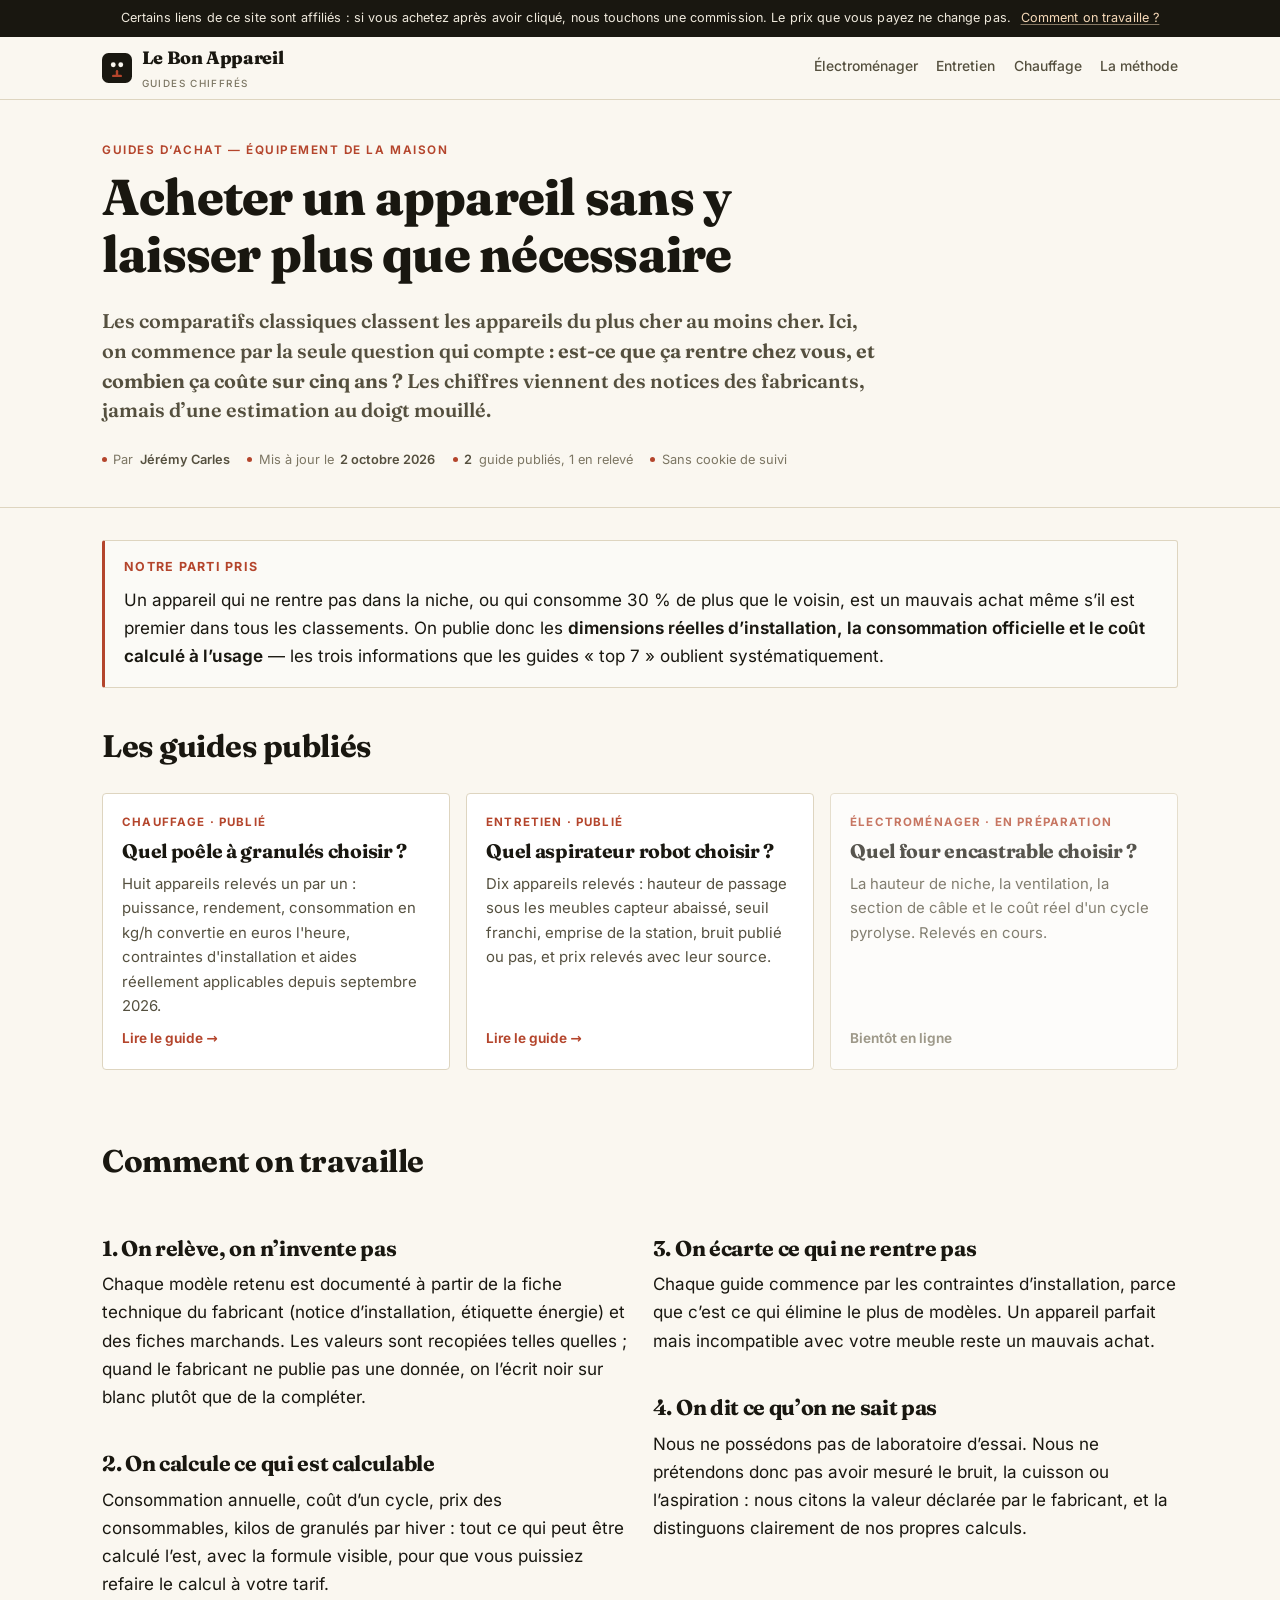
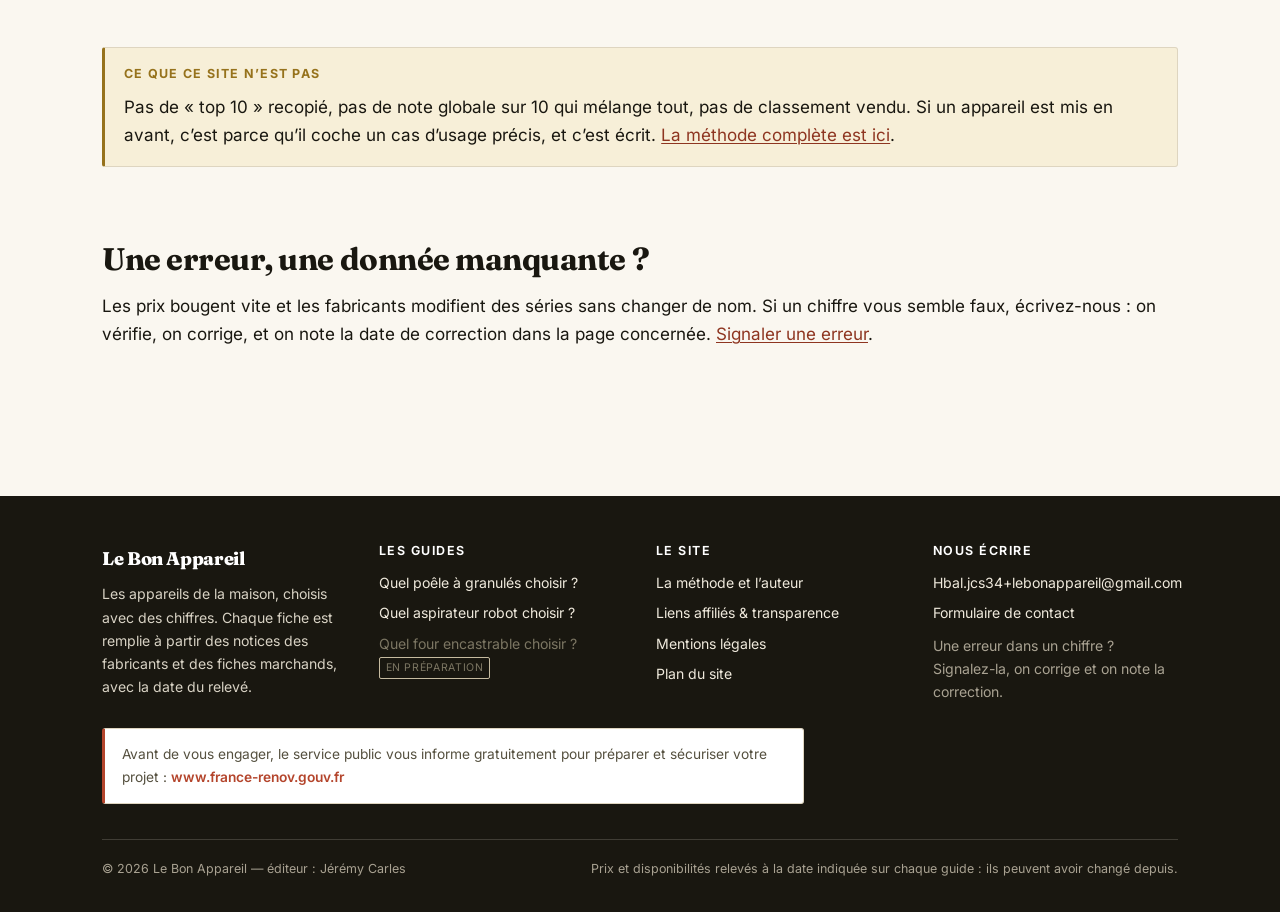
<file: index.html>
<!DOCTYPE html>
<html lang="fr">
<head>
<meta charset="utf-8">
<meta name="viewport" content="width=device-width, initial-scale=1">
<title>Le Bon Appareil — Les appareils de la maison, choisis avec des chiffres</title>
<meta name="description" content="Guides d’achat chiffrés pour la maison : four encastrable, aspirateur robot, poêle à granulés. Dimensions d’installation, consommation, coût à l’usage — relevés dans les notices des fabricants.">
<meta name="robots" content="index,follow">
<link rel="canonical" href="https://hbaljcs34-droid.github.io/">
<meta property="og:site_name" content="Le Bon Appareil">
<meta property="og:locale" content="fr_FR">
<meta property="og:type" content="website">
<meta property="og:title" content="Le Bon Appareil — Les appareils de la maison, choisis avec des chiffres">
<meta property="og:description" content="Guides d’achat chiffrés pour la maison : four encastrable, aspirateur robot, poêle à granulés. Dimensions d’installation, consommation, coût à l’usage — relevés dans les notices des fabricants.">
<meta property="og:url" content="https://hbaljcs34-droid.github.io/">
<meta name="twitter:card" content="summary_large_image">
<link rel="icon" href="data:image/svg+xml,<svg xmlns='http://www.w3.org/2000/svg' viewBox='0 0 32 32'><rect width='32' height='32' rx='7' fill='%23191710'/><circle cx='12' cy='12.5' r='2.6' fill='%23FAF7F0'/><circle cx='20' cy='12.5' r='2.6' fill='%23FAF7F0'/><path d='M16 19.5v3.2' stroke='%23B4452C' stroke-width='2.6' stroke-linecap='round'/><path d='M12 24.4h8' stroke='%23B4452C' stroke-width='2.6' stroke-linecap='round'/></svg>">
<link rel="preload" href="/assets/fonts/1fab01e7.woff2" as="font" type="font/woff2" crossorigin>
<link rel="preload" href="/assets/fonts/36024e18.woff2" as="font" type="font/woff2" crossorigin>
<link rel="stylesheet" href="/assets/css/fonts.css">
<link rel="stylesheet" href="/assets/css/site.css">
<script type="application/ld+json">{"@context":"https://schema.org","@type":"WebSite","name":"Le Bon Appareil","url":"https://hbaljcs34-droid.github.io","inLanguage":"fr-FR","publisher":{"@type":"Organization","name":"Le Bon Appareil"}}</script>
<script type="application/ld+json">{"@context":"https://schema.org","@type":"Organization","name":"Le Bon Appareil","url":"https://hbaljcs34-droid.github.io","email":"Hbal.jcs34+lebonappareil@gmail.com"}</script>
<link rel="alternate" type="application/rss+xml" title="Le Bon Appareil" href="/flux.xml">
<script defer src="/assets/js/outil.js"></script>
</head>
<body>
<a class="sr" href="#contenu">Aller au contenu</a>
<div class="bandeau">
  <div class="enveloppe">
    <span>Certains liens de ce site sont affiliés : si vous achetez après avoir cliqué, nous touchons une commission. Le prix que vous payez ne change pas.</span>
    <a href="/liens-affilies/">Comment on travaille&nbsp;?</a>
  </div>
</div>
<header class="entete">
  <div class="enveloppe">
    <a class="marque" href="/">
      <svg class="marque__icone" viewBox="0 0 32 32" aria-hidden="true"><rect width="32" height="32" rx="7" fill="#191710"/><circle cx="12" cy="12.5" r="2.6" fill="#FAF7F0"/><circle cx="20" cy="12.5" r="2.6" fill="#FAF7F0"/><path d="M16 19.5v3.2" stroke="#B4452C" stroke-width="2.6" stroke-linecap="round"/><path d="M12 24.4h8" stroke="#B4452C" stroke-width="2.6" stroke-linecap="round"/></svg>
      <span><span class="marque__texte">Le Bon Appareil</span><span class="marque__sous">Guides chiffrés</span></span>
    </a>
    <nav class="nav" aria-label="Navigation principale"><a href="/electromenager/">Électroménager</a><a href="/aspirateur-robot/">Entretien</a><a href="/poele-a-granules/">Chauffage</a><a href="/a-propos/">La méthode</a></nav>
  </div>
</header>

<main id="contenu">
<section class="ouverture">
  <div class="enveloppe">
    <p class="surtitre">Guides d’achat — équipement de la maison</p>
    <h1>Acheter un appareil sans y laisser plus que nécessaire</h1>
    <p class="chapo">Les comparatifs classiques classent les appareils du plus cher au moins cher. Ici, on commence par la seule question qui compte&nbsp;: <strong>est-ce que ça rentre chez vous, et combien ça coûte sur cinq ans&nbsp;?</strong> Les chiffres viennent des notices des fabricants, jamais d’une estimation au doigt mouillé.</p>
    <div class="signature">
      <span class="puce">Par <b>Jérémy Carles</b></span>
      <span class="puce">Mis à jour le <b>2 octobre 2026</b></span>
      <span class="puce"><b>2</b> guide publiés, 1 en relevé</span>
      <span class="puce">Sans cookie de suivi</span>
    </div>
  </div>
</section>

<div class="enveloppe">
  <div class="encart encart--verite" style="margin-top:2rem">
    <p class="encart__titre">Notre parti pris</p>
    <p style="margin:0">Un appareil qui ne rentre pas dans la niche, ou qui consomme 30&nbsp;% de plus que le voisin, est un mauvais achat même s’il est premier dans tous les classements. On publie donc les <strong>dimensions réelles d’installation, la consommation officielle et le coût calculé à l’usage</strong> — les trois informations que les guides «&nbsp;top 7&nbsp;» oublient systématiquement.</p>
  </div>

  <h2 style="margin-top:2.6rem">Les guides publiés</h2>
  <div class="cartes">
    <a class="carte" href="/poele-a-granules/">
      <span class="carte__kicker">Chauffage · publié</span>
      <h3 class="carte__titre">Quel poêle à granulés choisir&nbsp;?</h3>
      <p class="carte__texte">Huit appareils relevés un par un&nbsp;: puissance, rendement, consommation en kg/h convertie en euros l'heure, contraintes d'installation et aides réellement applicables depuis septembre 2026.</p>
      <span class="carte__fleche">Lire le guide →</span>
    </a>
    <a class="carte" href="/aspirateur-robot/">
      <span class="carte__kicker">Entretien · publié</span>
      <h3 class="carte__titre">Quel aspirateur robot choisir&nbsp;?</h3>
      <p class="carte__texte">Dix appareils relevés&nbsp;: hauteur de passage sous les meubles capteur abaissé, seuil franchi, emprise de la station, bruit publié ou pas, et prix relevés avec leur source.</p>
      <span class="carte__fleche">Lire le guide →</span>
    </a>
    <div class="carte carte--avenir">
      <span class="carte__kicker">Électroménager · en préparation</span>
      <h3 class="carte__titre">Quel four encastrable choisir&nbsp;?</h3>
      <p class="carte__texte">La hauteur de niche, la ventilation, la section de câble et le coût réel d'un cycle pyrolyse. Relevés en cours.</p>
      <span class="carte__fleche">Bientôt en ligne</span>
    </div>
  </div>

  <h2>Comment on travaille</h2>
  <div class="grille-2">
    <div>
      <h3>1. On relève, on n’invente pas</h3>
      <p>Chaque modèle retenu est documenté à partir de la fiche technique du fabricant (notice d’installation, étiquette énergie) et des fiches marchands. Les valeurs sont recopiées telles quelles&nbsp;; quand le fabricant ne publie pas une donnée, on l’écrit noir sur blanc plutôt que de la compléter.</p>
      <h3>2. On calcule ce qui est calculable</h3>
      <p>Consommation annuelle, coût d’un cycle, prix des consommables, kilos de granulés par hiver&nbsp;: tout ce qui peut être calculé l’est, avec la formule visible, pour que vous puissiez refaire le calcul à votre tarif.</p>
    </div>
    <div>
      <h3>3. On écarte ce qui ne rentre pas</h3>
      <p>Chaque guide commence par les contraintes d’installation, parce que c’est ce qui élimine le plus de modèles. Un appareil parfait mais incompatible avec votre meuble reste un mauvais achat.</p>
      <h3>4. On dit ce qu’on ne sait pas</h3>
      <p>Nous ne possédons pas de laboratoire d’essai. Nous ne prétendons donc pas avoir mesuré le bruit, la cuisson ou l’aspiration&nbsp;: nous citons la valeur déclarée par le fabricant, et la distinguons clairement de nos propres calculs.</p>
    </div>
  </div>

  <div class="encart encart--attention">
    <p class="encart__titre">Ce que ce site n’est pas</p>
    <p style="margin:0">Pas de «&nbsp;top 10&nbsp;» recopié, pas de note globale sur 10 qui mélange tout, pas de classement vendu. Si un appareil est mis en avant, c’est parce qu’il coche un cas d’usage précis, et c’est écrit. <a href="/a-propos/">La méthode complète est ici</a>.</p>
  </div>

  <h2>Une erreur, une donnée manquante&nbsp;?</h2>
  <p>Les prix bougent vite et les fabricants modifient des séries sans changer de nom. Si un chiffre vous semble faux, écrivez-nous&nbsp;: on vérifie, on corrige, et on note la date de correction dans la page concernée. <a href="/contact/">Signaler une erreur</a>.</p>
</div>
</main>
</main>
<footer class="pied">
  <div class="enveloppe">
    <div class="pied__grille">
      <div>
        <div class="pied__marque">Le Bon Appareil</div>
        <p style="margin:0;max-width:34ch">Les appareils de la maison, choisis avec des chiffres. Chaque fiche est remplie à partir des notices des fabricants et des fiches marchands, avec la date du relevé.</p>
      </div>
      <div>
        <h4>Les guides</h4>
        <ul><li><a href="/poele-a-granules/">Quel poêle à granulés choisir ?</a></li><li><a href="/aspirateur-robot/">Quel aspirateur robot choisir ?</a></li><li class="muet">Quel four encastrable choisir ? <span class="etiquette-avenir">en préparation</span></li></ul>
      </div>
      <div>
        <h4>Le site</h4>
        <ul>
          <li><a href="/a-propos/">La méthode et l’auteur</a></li>
          <li><a href="/liens-affilies/">Liens affiliés &amp; transparence</a></li>
          <li><a href="/mentions-legales/">Mentions légales</a></li>
          <li><a href="/plan-du-site/">Plan du site</a></li>
        </ul>
      </div>
      <div>
        <h4>Nous écrire</h4>
        <ul>
          <li><a href="mailto:Hbal.jcs34+lebonappareil@gmail.com">Hbal.jcs34+lebonappareil@gmail.com</a></li>
          <li><a href="/contact/">Formulaire de contact</a></li>
        </ul>
        <p class="muet" style="color:#A9A292;margin:.6rem 0 0">Une erreur dans un chiffre&nbsp;? Signalez-la, on corrige et on note la correction.</p>
      </div>
    </div>
    <p class="france-renov">Avant de vous engager, le service public vous informe gratuitement pour préparer et sécuriser votre projet : <a href="https://www.france-renov.gouv.fr" rel="noopener">www.france-renov.gouv.fr</a></p>
    <div class="pied__bas">
      <span>© 2026 Le Bon Appareil — éditeur : Jérémy Carles</span>
      <span>Prix et disponibilités relevés à la date indiquée sur chaque guide : ils peuvent avoir changé depuis.</span>
    </div>
  </div>
</footer>
</body>
</html>
</file>
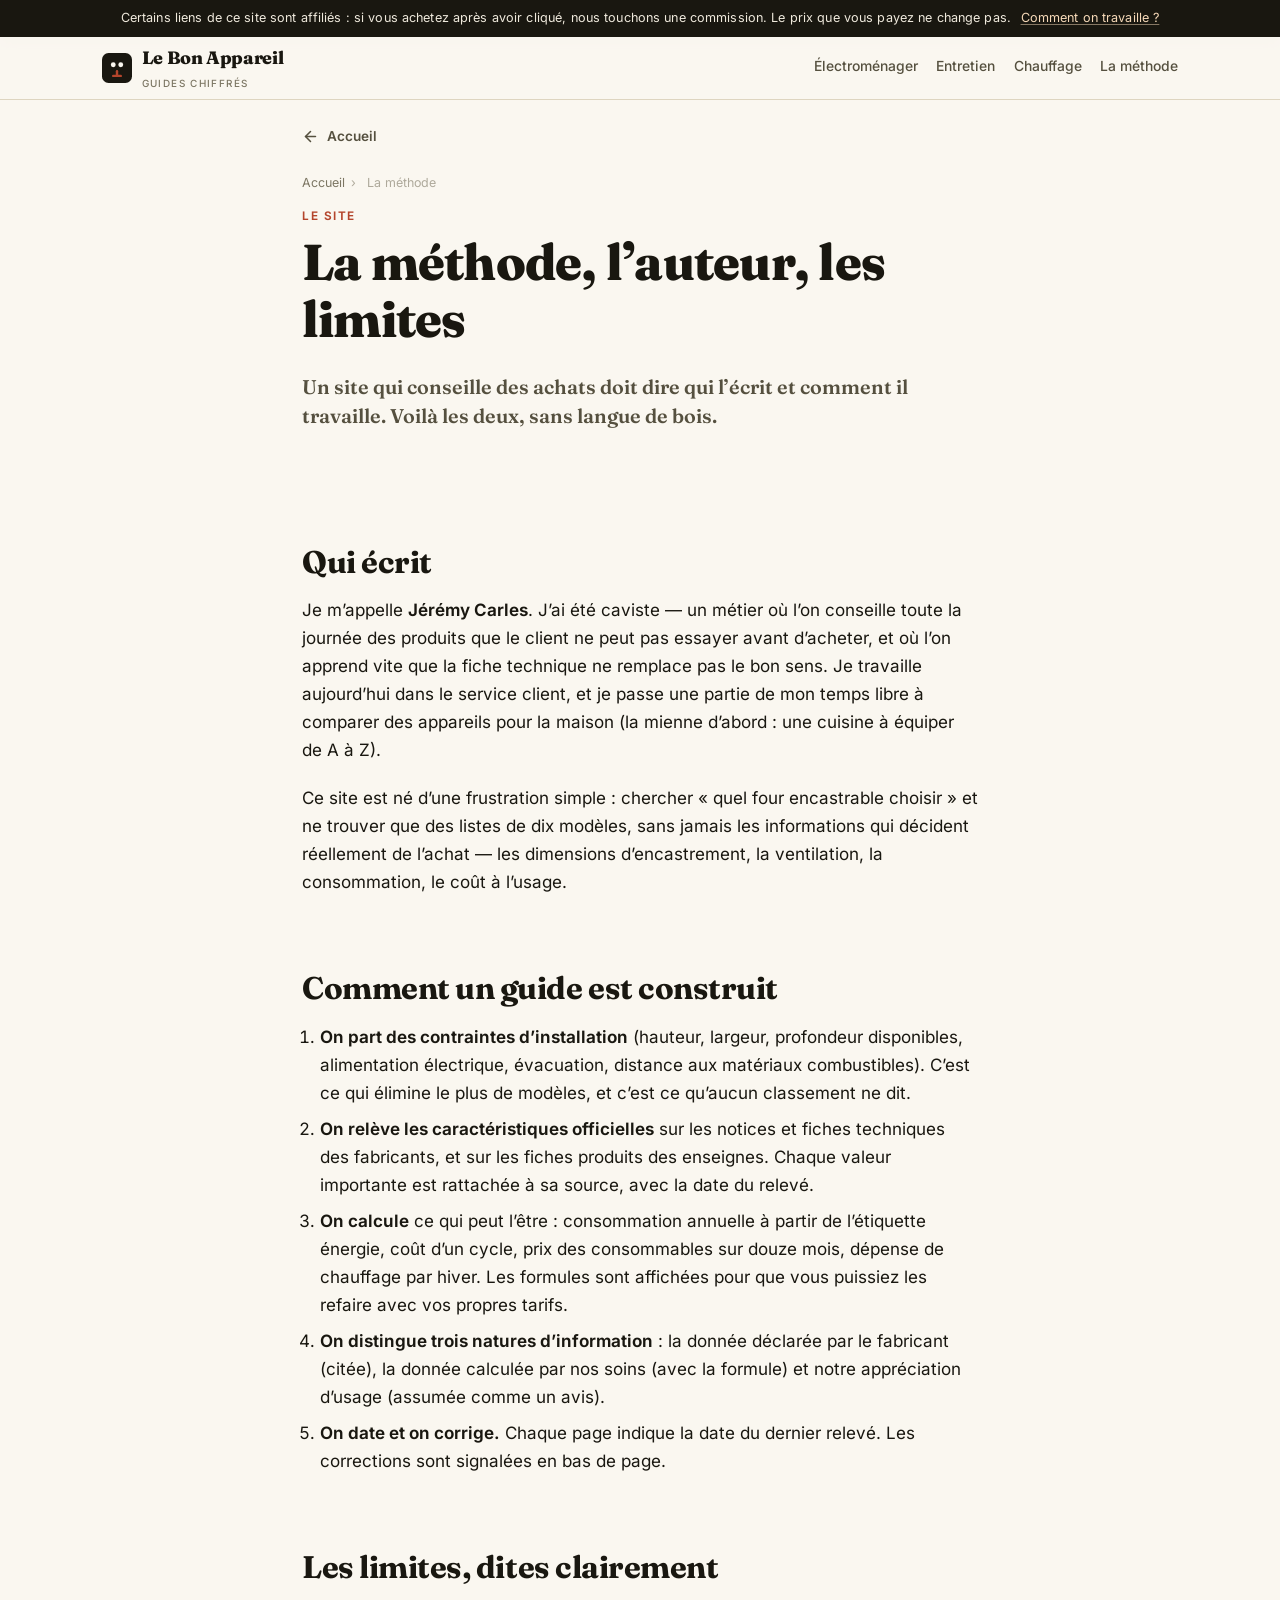
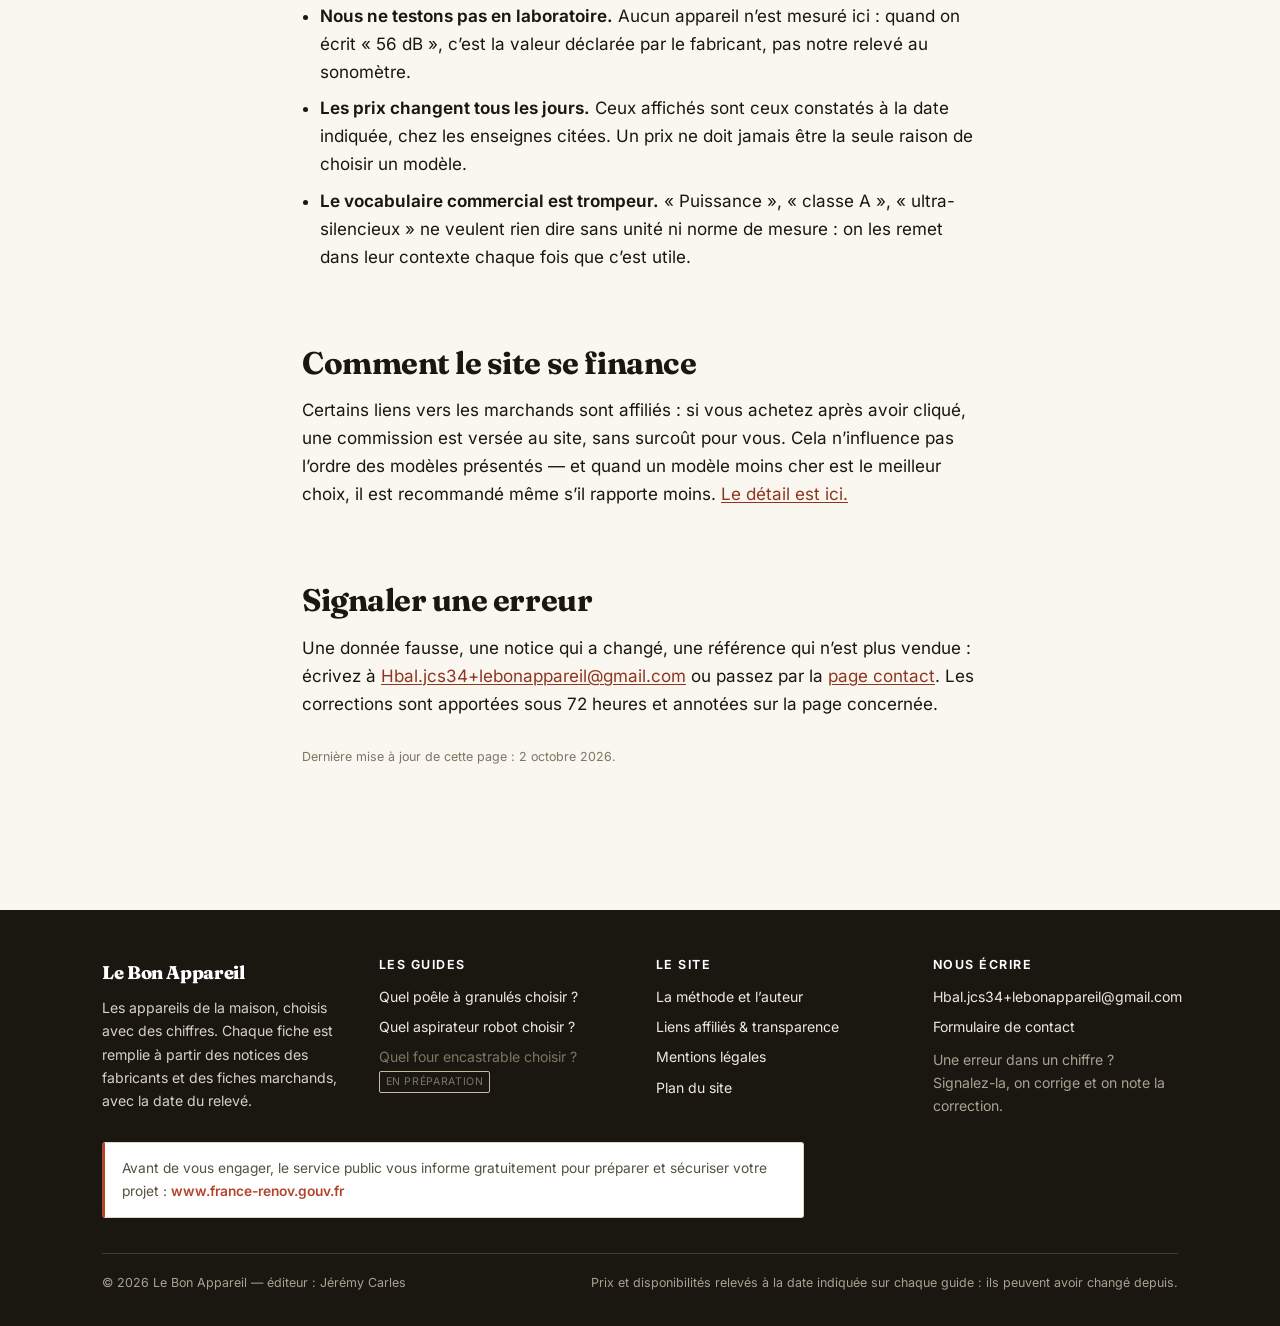
<file: a-propos/index.html>
<!DOCTYPE html>
<html lang="fr">
<head>
<meta charset="utf-8">
<meta name="viewport" content="width=device-width, initial-scale=1">
<title>La méthode et l’auteur — Le Bon Appareil</title>
<meta name="description" content="Qui écrit Le Bon Appareil, comment les guides sont construits, ce que nous ne faisons pas (tests en laboratoire) et comment signaler une erreur.">
<meta name="robots" content="index,follow">
<link rel="canonical" href="https://hbaljcs34-droid.github.io/a-propos/">
<meta property="og:site_name" content="Le Bon Appareil">
<meta property="og:locale" content="fr_FR">
<meta property="og:type" content="article">
<meta property="og:title" content="La méthode et l’auteur — Le Bon Appareil">
<meta property="og:description" content="Qui écrit Le Bon Appareil, comment les guides sont construits, ce que nous ne faisons pas (tests en laboratoire) et comment signaler une erreur.">
<meta property="og:url" content="https://hbaljcs34-droid.github.io/a-propos/">
<meta name="twitter:card" content="summary_large_image">
<link rel="icon" href="data:image/svg+xml,<svg xmlns='http://www.w3.org/2000/svg' viewBox='0 0 32 32'><rect width='32' height='32' rx='7' fill='%23191710'/><circle cx='12' cy='12.5' r='2.6' fill='%23FAF7F0'/><circle cx='20' cy='12.5' r='2.6' fill='%23FAF7F0'/><path d='M16 19.5v3.2' stroke='%23B4452C' stroke-width='2.6' stroke-linecap='round'/><path d='M12 24.4h8' stroke='%23B4452C' stroke-width='2.6' stroke-linecap='round'/></svg>">
<link rel="preload" href="/assets/fonts/1fab01e7.woff2" as="font" type="font/woff2" crossorigin>
<link rel="preload" href="/assets/fonts/36024e18.woff2" as="font" type="font/woff2" crossorigin>
<link rel="stylesheet" href="/assets/css/fonts.css">
<link rel="stylesheet" href="/assets/css/site.css">
<script type="application/ld+json">{"@context":"https://schema.org","@type":"AboutPage","name":"La méthode et l’auteur","url":"https://hbaljcs34-droid.github.io/a-propos/","author":{"@type":"Person","name":"Jérémy Carles"}}</script>
<link rel="alternate" type="application/rss+xml" title="Le Bon Appareil" href="/flux.xml">
<script defer src="/assets/js/outil.js"></script>
</head>
<body>
<a class="sr" href="#contenu">Aller au contenu</a>
<div class="bandeau">
  <div class="enveloppe">
    <span>Certains liens de ce site sont affiliés : si vous achetez après avoir cliqué, nous touchons une commission. Le prix que vous payez ne change pas.</span>
    <a href="/liens-affilies/">Comment on travaille&nbsp;?</a>
  </div>
</div>
<header class="entete">
  <div class="enveloppe">
    <a class="marque" href="/">
      <svg class="marque__icone" viewBox="0 0 32 32" aria-hidden="true"><rect width="32" height="32" rx="7" fill="#191710"/><circle cx="12" cy="12.5" r="2.6" fill="#FAF7F0"/><circle cx="20" cy="12.5" r="2.6" fill="#FAF7F0"/><path d="M16 19.5v3.2" stroke="#B4452C" stroke-width="2.6" stroke-linecap="round"/><path d="M12 24.4h8" stroke="#B4452C" stroke-width="2.6" stroke-linecap="round"/></svg>
      <span><span class="marque__texte">Le Bon Appareil</span><span class="marque__sous">Guides chiffrés</span></span>
    </a>
    <nav class="nav" aria-label="Navigation principale"><a href="/electromenager/">Électroménager</a><a href="/aspirateur-robot/">Entretien</a><a href="/poele-a-granules/">Chauffage</a><a href="/a-propos/" class="actif">La méthode</a></nav>
  </div>
</header>

<main id="contenu">
<div class="enveloppe lecture">
  <a class="retour" href="/"><svg viewBox="0 0 24 24" fill="none" stroke="currentColor" stroke-width="2.2" stroke-linecap="round" stroke-linejoin="round" aria-hidden="true"><path d="M19 12H5"/><path d="M12 19l-7-7 7-7"/></svg>Accueil</a>
  <nav class="fil" aria-label="Fil d’Ariane"><a href="/">Accueil</a><span aria-hidden="true">›</span><span>La méthode</span></nav>
  <section class="ouverture" style="border-bottom:0;padding-top:.6rem">
    <p class="surtitre">Le site</p>
    <h1>La méthode, l’auteur, les limites</h1>
    <p class="chapo">Un site qui conseille des achats doit dire qui l’écrit et comment il travaille. Voilà les deux, sans langue de bois.</p>
  </section>

  <h2>Qui écrit</h2>
  <p>Je m’appelle <strong>Jérémy Carles</strong>. J’ai été caviste — un métier où l’on conseille toute la journée des produits que le client ne peut pas essayer avant d’acheter, et où l’on apprend vite que la fiche technique ne remplace pas le bon sens. Je travaille aujourd’hui dans le service client, et je passe une partie de mon temps libre à comparer des appareils pour la maison (la mienne d’abord&nbsp;: une cuisine à équiper de A à Z).</p>
  <p>Ce site est né d’une frustration simple&nbsp;: chercher «&nbsp;quel four encastrable choisir&nbsp;» et ne trouver que des listes de dix modèles, sans jamais les informations qui décident réellement de l’achat — les dimensions d’encastrement, la ventilation, la consommation, le coût à l’usage.</p>

  <h2>Comment un guide est construit</h2>
  <ol class="liste-propre">
    <li><strong>On part des contraintes d’installation</strong> (hauteur, largeur, profondeur disponibles, alimentation électrique, évacuation, distance aux matériaux combustibles). C’est ce qui élimine le plus de modèles, et c’est ce qu’aucun classement ne dit.</li>
    <li><strong>On relève les caractéristiques officielles</strong> sur les notices et fiches techniques des fabricants, et sur les fiches produits des enseignes. Chaque valeur importante est rattachée à sa source, avec la date du relevé.</li>
    <li><strong>On calcule</strong> ce qui peut l’être&nbsp;: consommation annuelle à partir de l’étiquette énergie, coût d’un cycle, prix des consommables sur douze mois, dépense de chauffage par hiver. Les formules sont affichées pour que vous puissiez les refaire avec vos propres tarifs.</li>
    <li><strong>On distingue trois natures d’information</strong>&nbsp;: la donnée déclarée par le fabricant (citée), la donnée calculée par nos soins (avec la formule) et notre appréciation d’usage (assumée comme un avis).</li>
    <li><strong>On date et on corrige.</strong> Chaque page indique la date du dernier relevé. Les corrections sont signalées en bas de page.</li>
  </ol>

  <h2>Les limites, dites clairement</h2>
  <ul class="liste-propre">
    <li><strong>Nous ne testons pas en laboratoire.</strong> Aucun appareil n’est mesuré ici&nbsp;: quand on écrit «&nbsp;56&nbsp;dB&nbsp;», c’est la valeur déclarée par le fabricant, pas notre relevé au sonomètre.</li>
    <li><strong>Les prix changent tous les jours.</strong> Ceux affichés sont ceux constatés à la date indiquée, chez les enseignes citées. Un prix ne doit jamais être la seule raison de choisir un modèle.</li>
    <li><strong>Le vocabulaire commercial est trompeur.</strong> «&nbsp;Puissance&nbsp;», «&nbsp;classe A&nbsp;», «&nbsp;ultra-silencieux&nbsp;» ne veulent rien dire sans unité ni norme de mesure&nbsp;: on les remet dans leur contexte chaque fois que c’est utile.</li>
  </ul>

  <h2>Comment le site se finance</h2>
  <p>Certains liens vers les marchands sont affiliés&nbsp;: si vous achetez après avoir cliqué, une commission est versée au site, sans surcoût pour vous. Cela n’influence pas l’ordre des modèles présentés — et quand un modèle moins cher est le meilleur choix, il est recommandé même s’il rapporte moins. <a href="/liens-affilies/">Le détail est ici.</a></p>

  <h2>Signaler une erreur</h2>
  <p>Une donnée fausse, une notice qui a changé, une référence qui n’est plus vendue&nbsp;: écrivez à <a href="mailto:Hbal.jcs34+lebonappareil@gmail.com">Hbal.jcs34+lebonappareil@gmail.com</a> ou passez par la <a href="/contact/">page contact</a>. Les corrections sont apportées sous 72&nbsp;heures et annotées sur la page concernée.</p>

  <p class="maj">Dernière mise à jour de cette page&nbsp;: 2 octobre 2026.</p>
</div>
</main>
</main>
<footer class="pied">
  <div class="enveloppe">
    <div class="pied__grille">
      <div>
        <div class="pied__marque">Le Bon Appareil</div>
        <p style="margin:0;max-width:34ch">Les appareils de la maison, choisis avec des chiffres. Chaque fiche est remplie à partir des notices des fabricants et des fiches marchands, avec la date du relevé.</p>
      </div>
      <div>
        <h4>Les guides</h4>
        <ul><li><a href="/poele-a-granules/">Quel poêle à granulés choisir ?</a></li><li><a href="/aspirateur-robot/">Quel aspirateur robot choisir ?</a></li><li class="muet">Quel four encastrable choisir ? <span class="etiquette-avenir">en préparation</span></li></ul>
      </div>
      <div>
        <h4>Le site</h4>
        <ul>
          <li><a href="/a-propos/">La méthode et l’auteur</a></li>
          <li><a href="/liens-affilies/">Liens affiliés &amp; transparence</a></li>
          <li><a href="/mentions-legales/">Mentions légales</a></li>
          <li><a href="/plan-du-site/">Plan du site</a></li>
        </ul>
      </div>
      <div>
        <h4>Nous écrire</h4>
        <ul>
          <li><a href="mailto:Hbal.jcs34+lebonappareil@gmail.com">Hbal.jcs34+lebonappareil@gmail.com</a></li>
          <li><a href="/contact/">Formulaire de contact</a></li>
        </ul>
        <p class="muet" style="color:#A9A292;margin:.6rem 0 0">Une erreur dans un chiffre&nbsp;? Signalez-la, on corrige et on note la correction.</p>
      </div>
    </div>
    <p class="france-renov">Avant de vous engager, le service public vous informe gratuitement pour préparer et sécuriser votre projet : <a href="https://www.france-renov.gouv.fr" rel="noopener">www.france-renov.gouv.fr</a></p>
    <div class="pied__bas">
      <span>© 2026 Le Bon Appareil — éditeur : Jérémy Carles</span>
      <span>Prix et disponibilités relevés à la date indiquée sur chaque guide : ils peuvent avoir changé depuis.</span>
    </div>
  </div>
</footer>
</body>
</html>
</file>
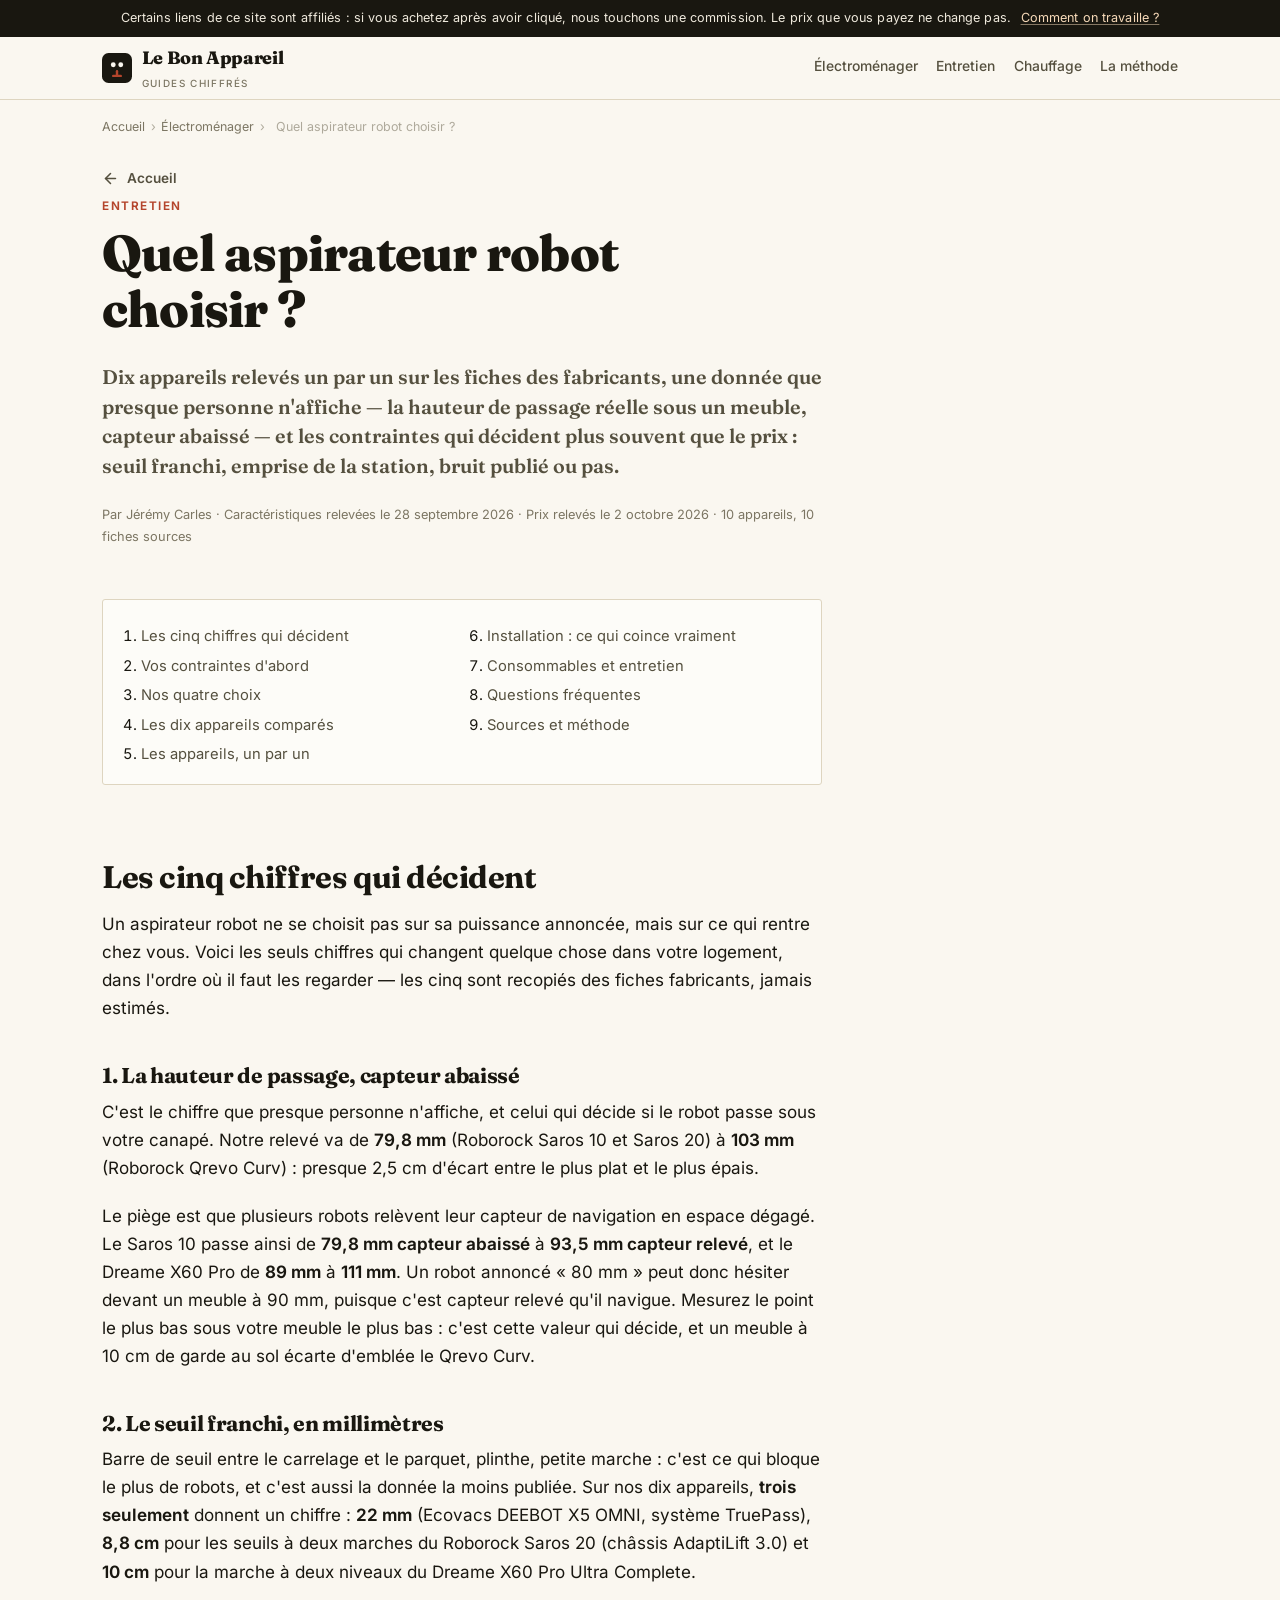
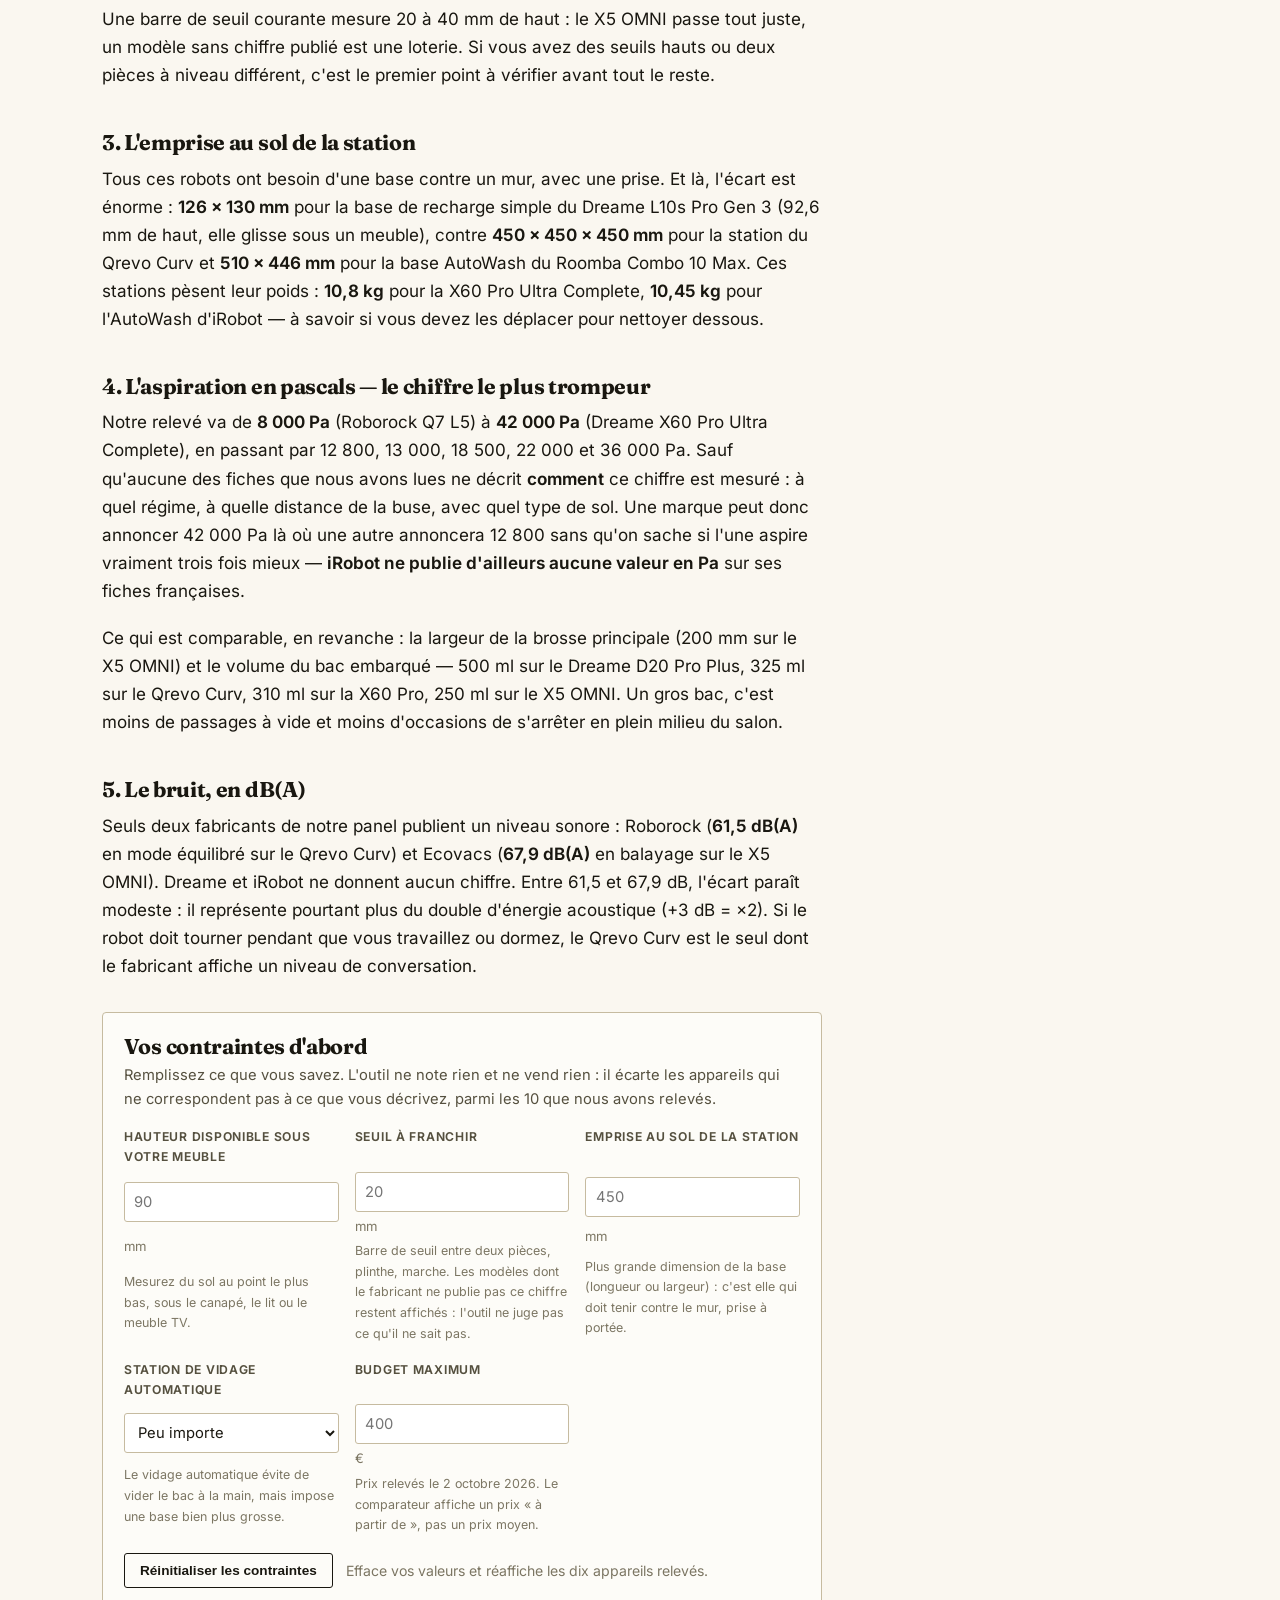
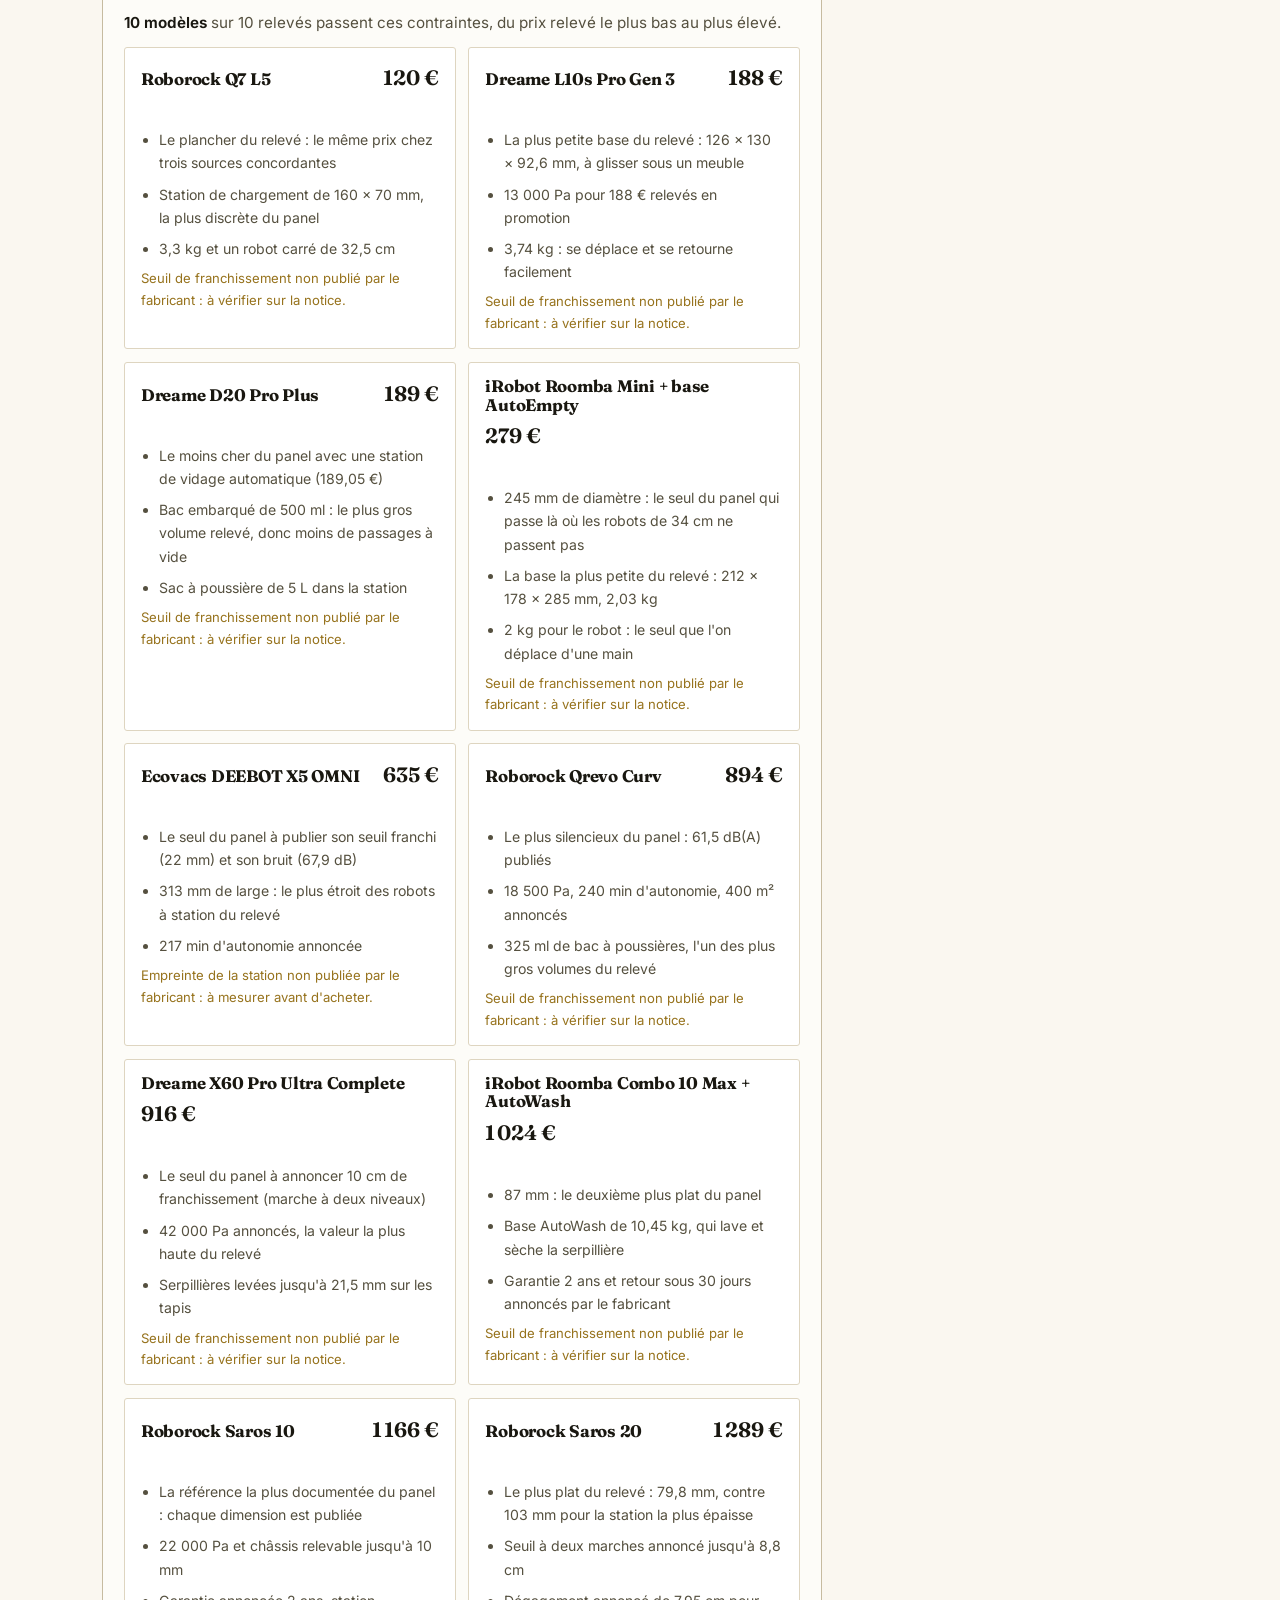
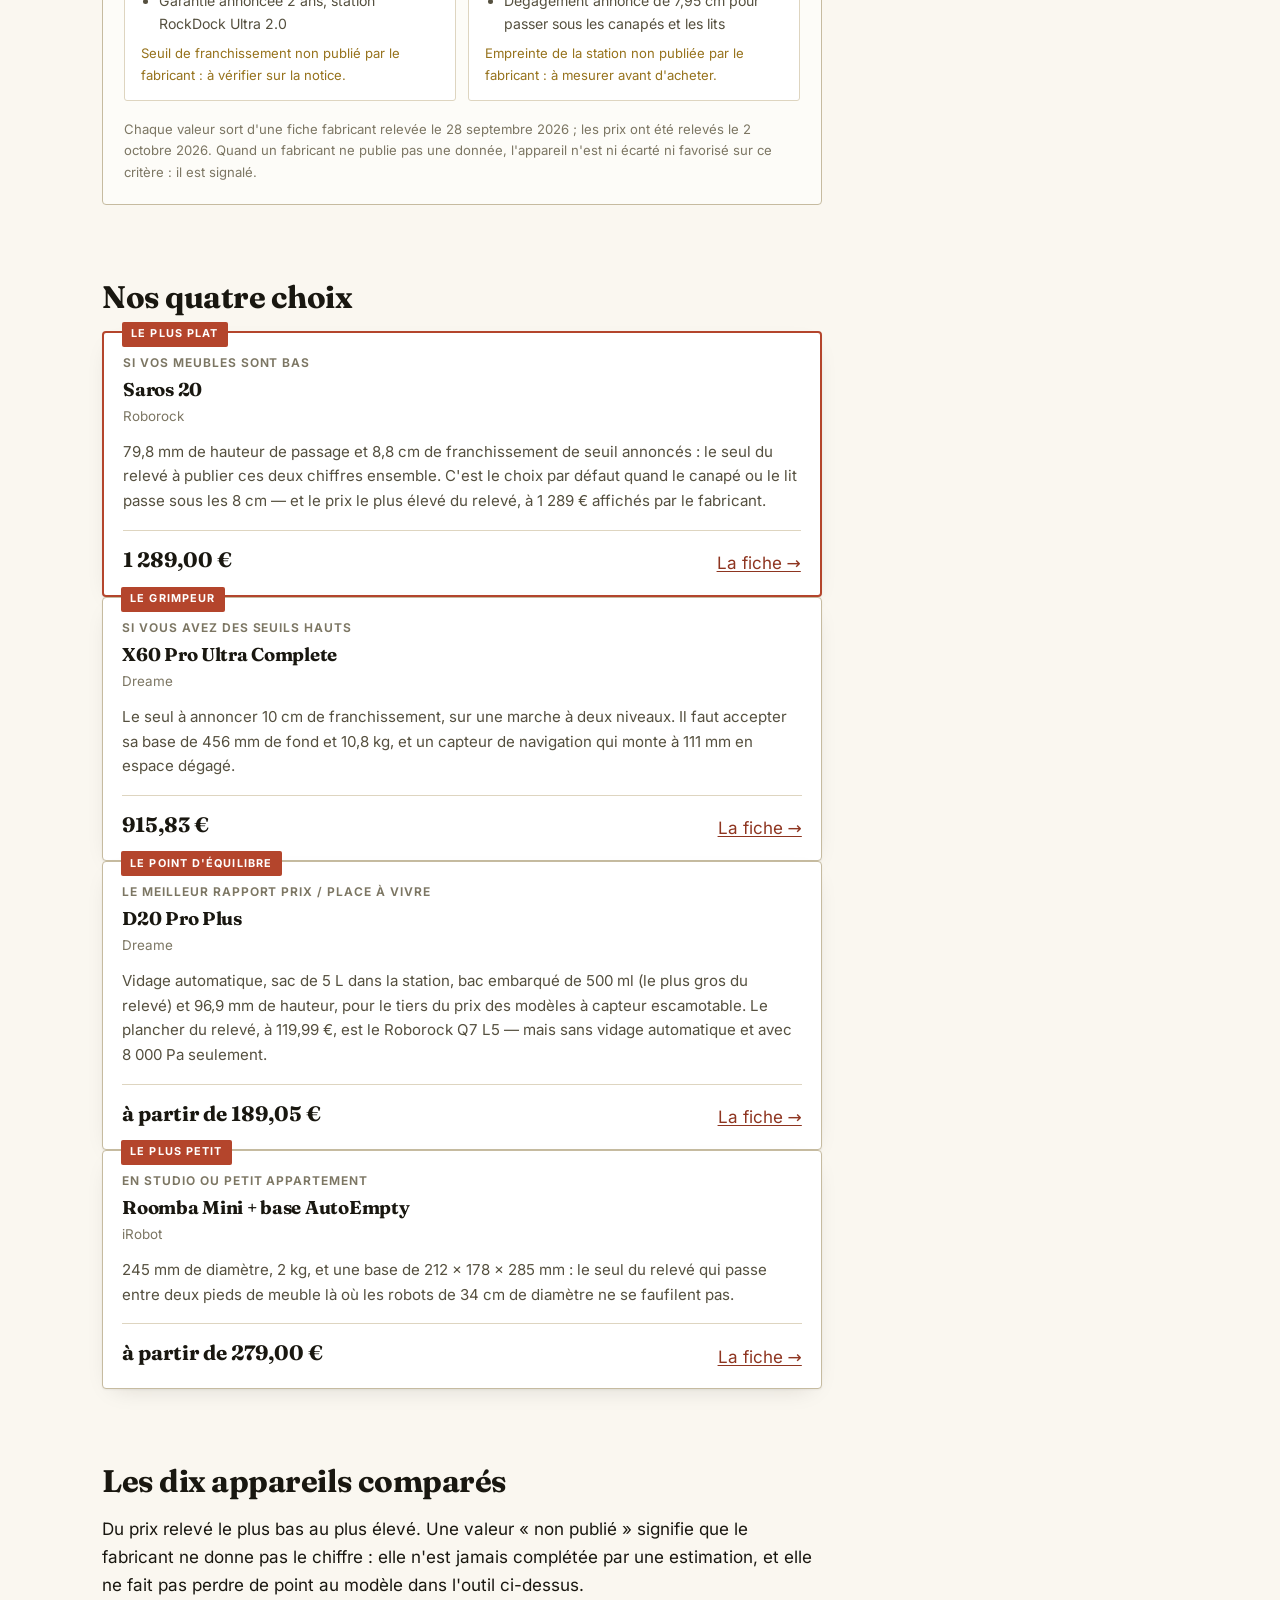
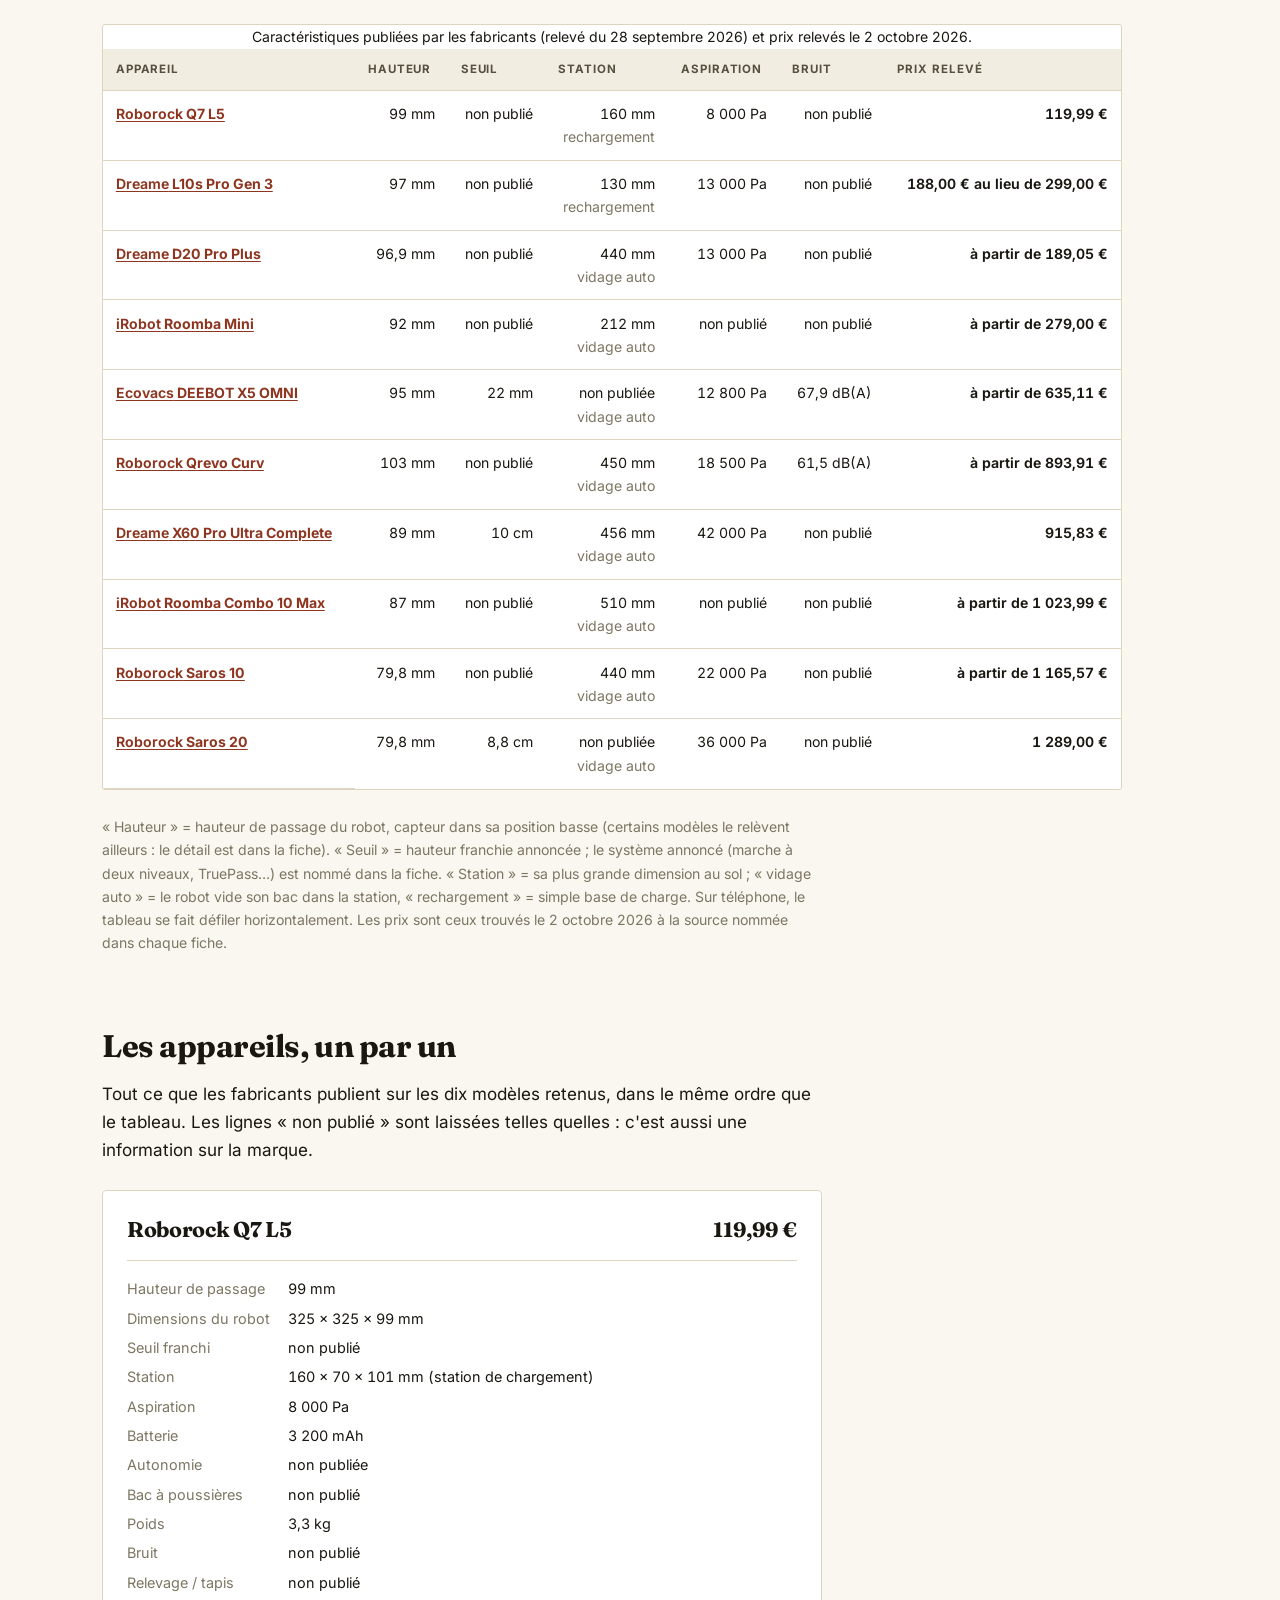
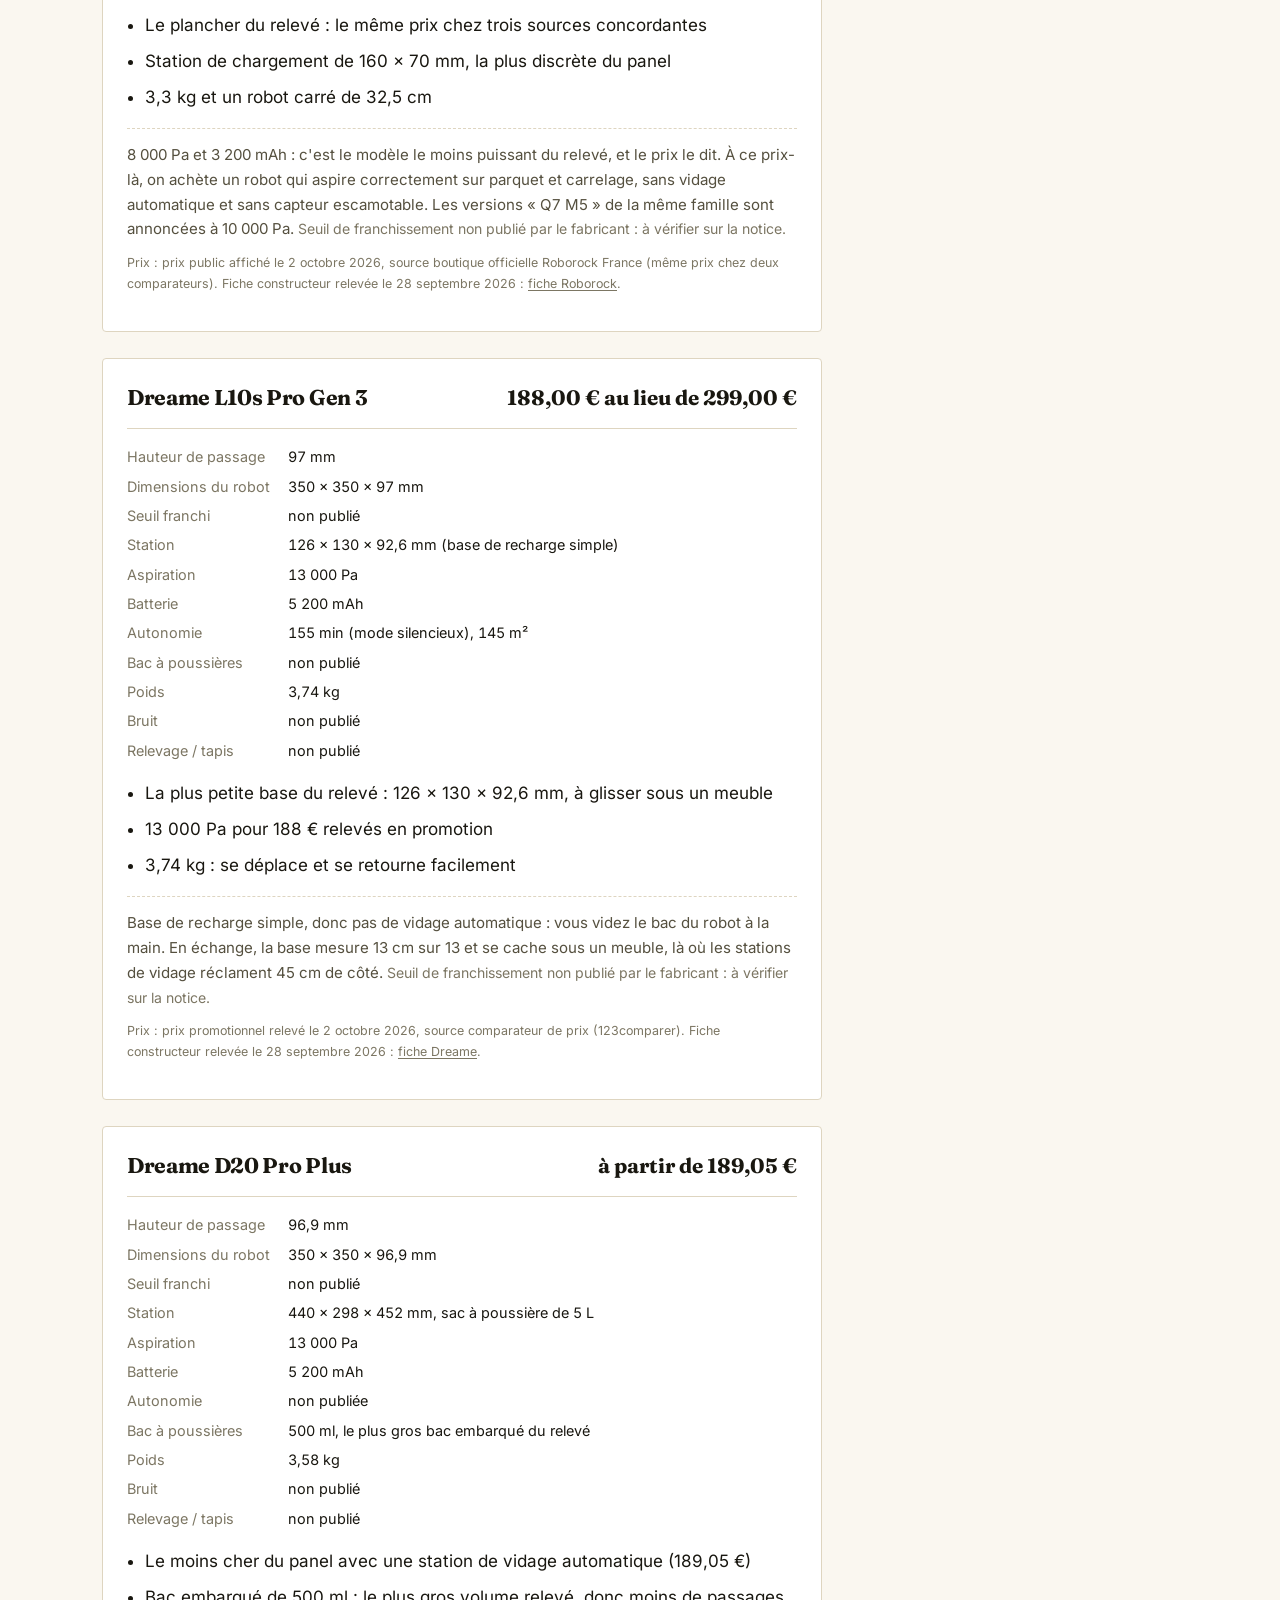
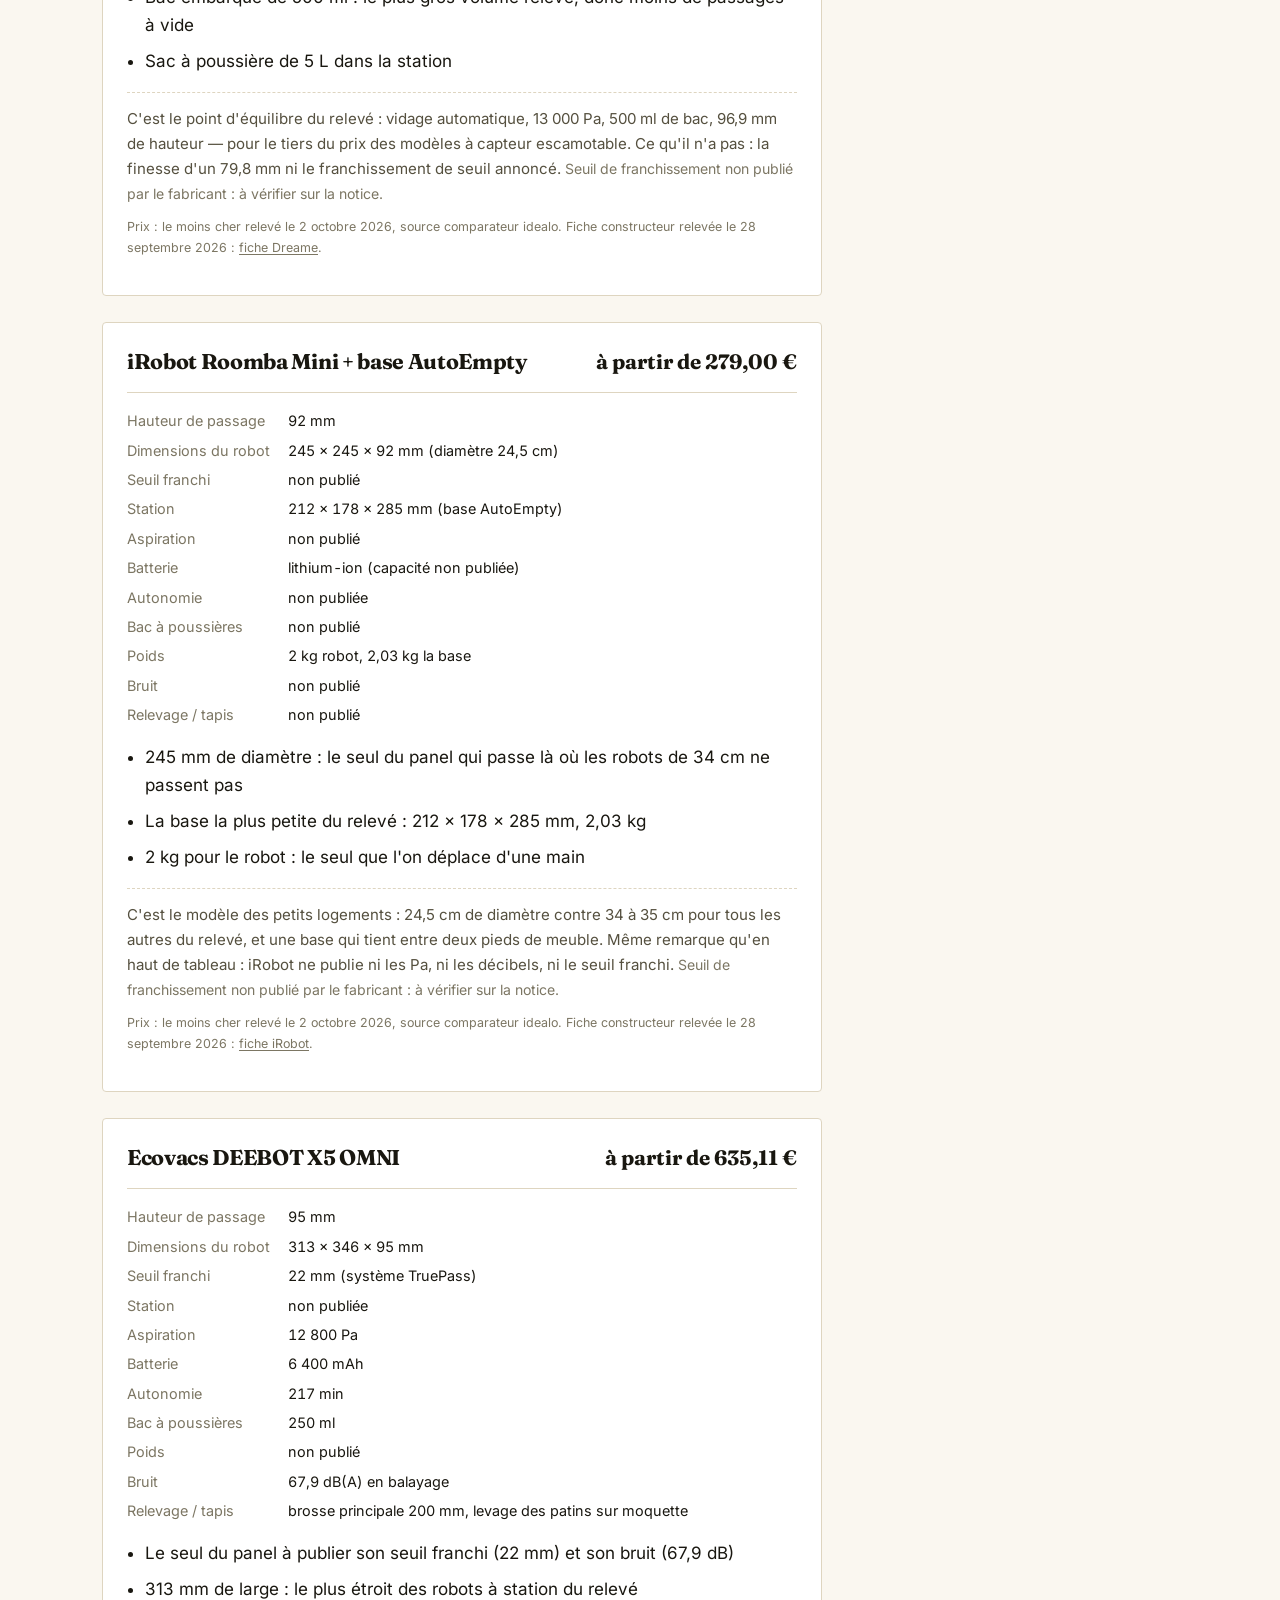
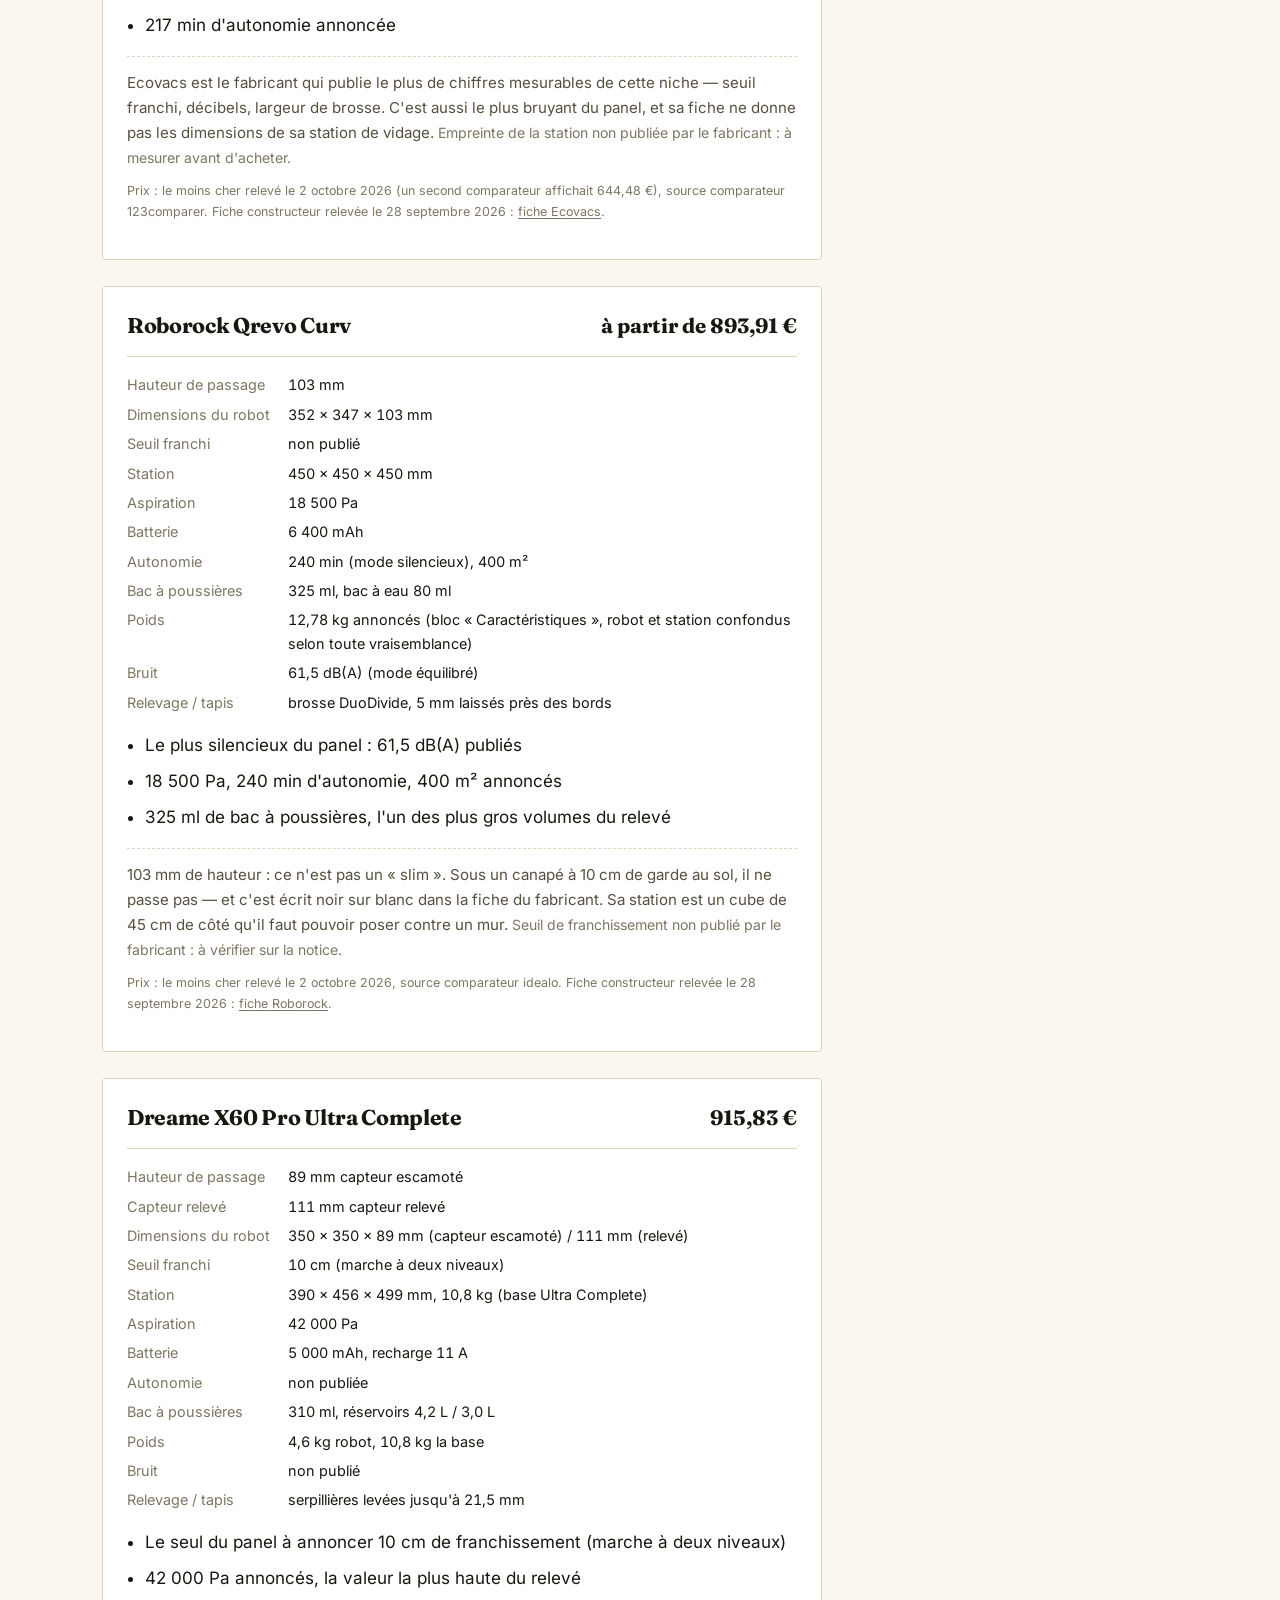
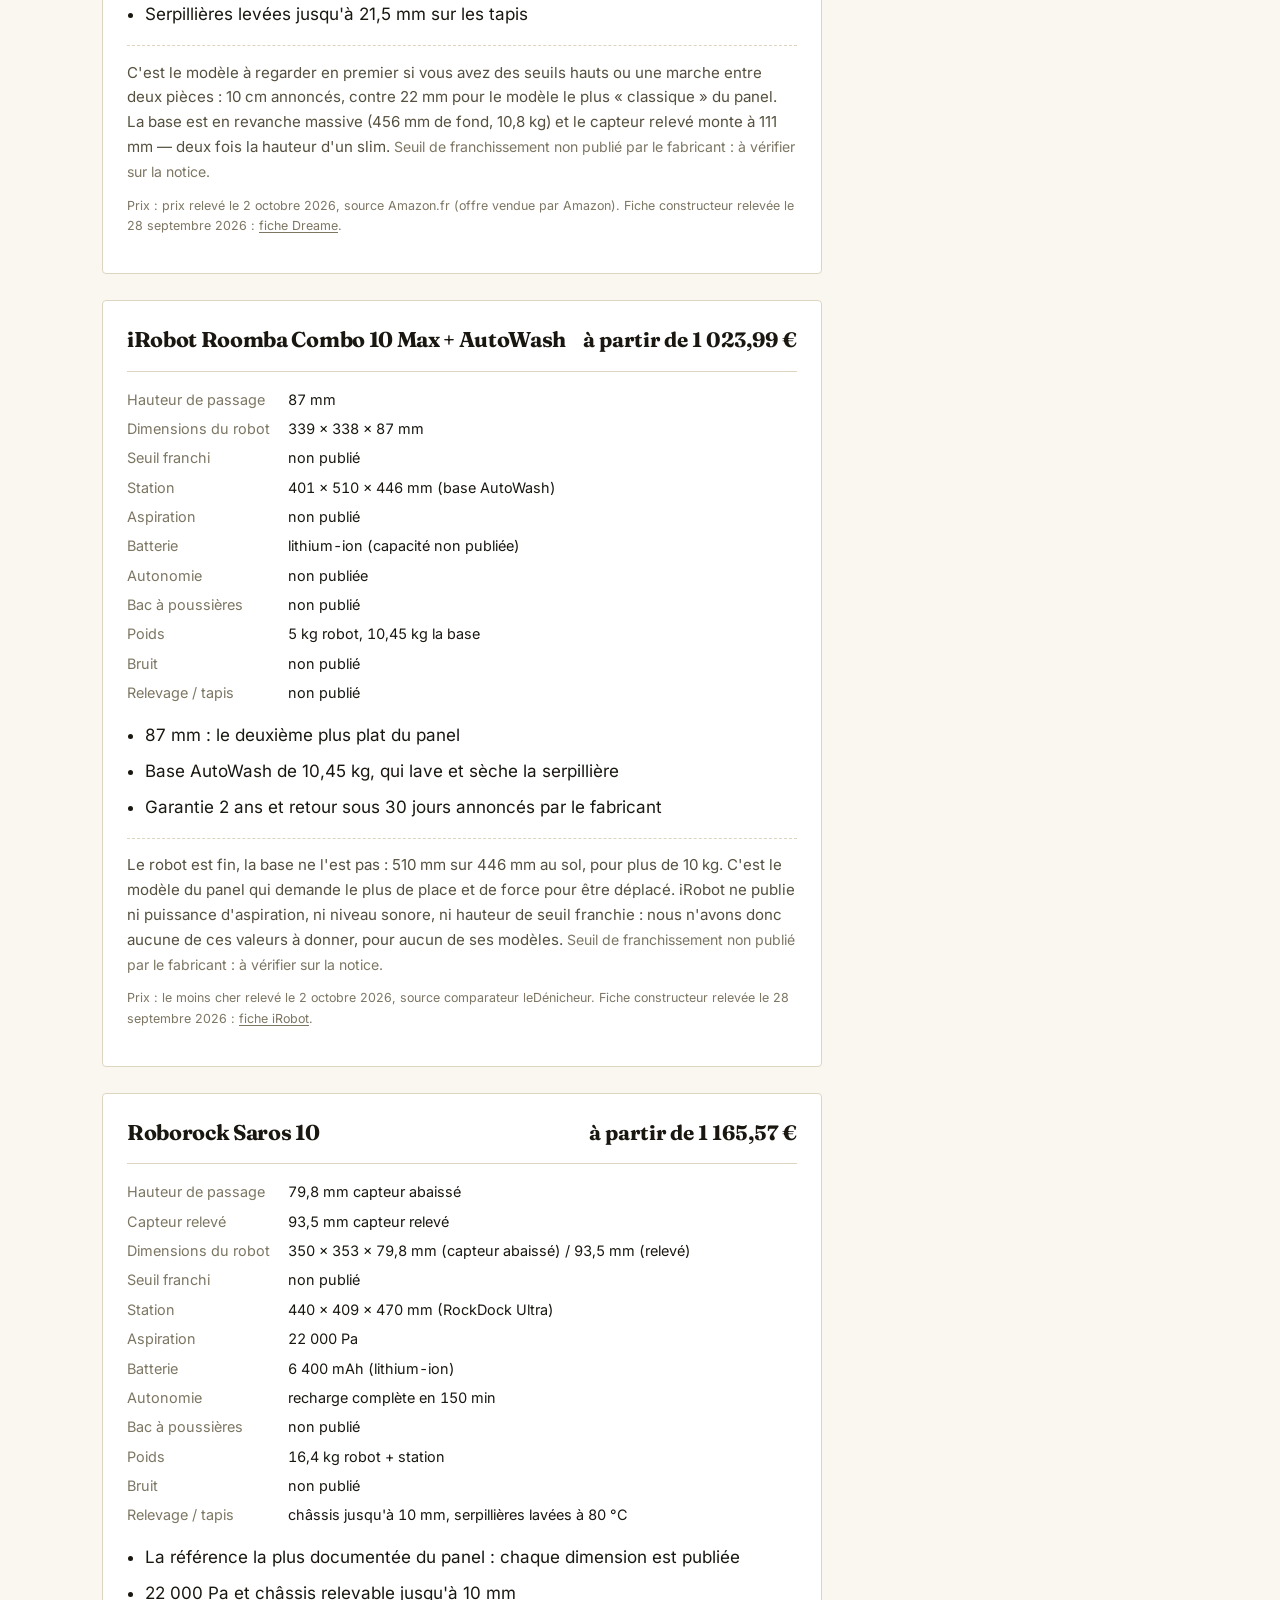
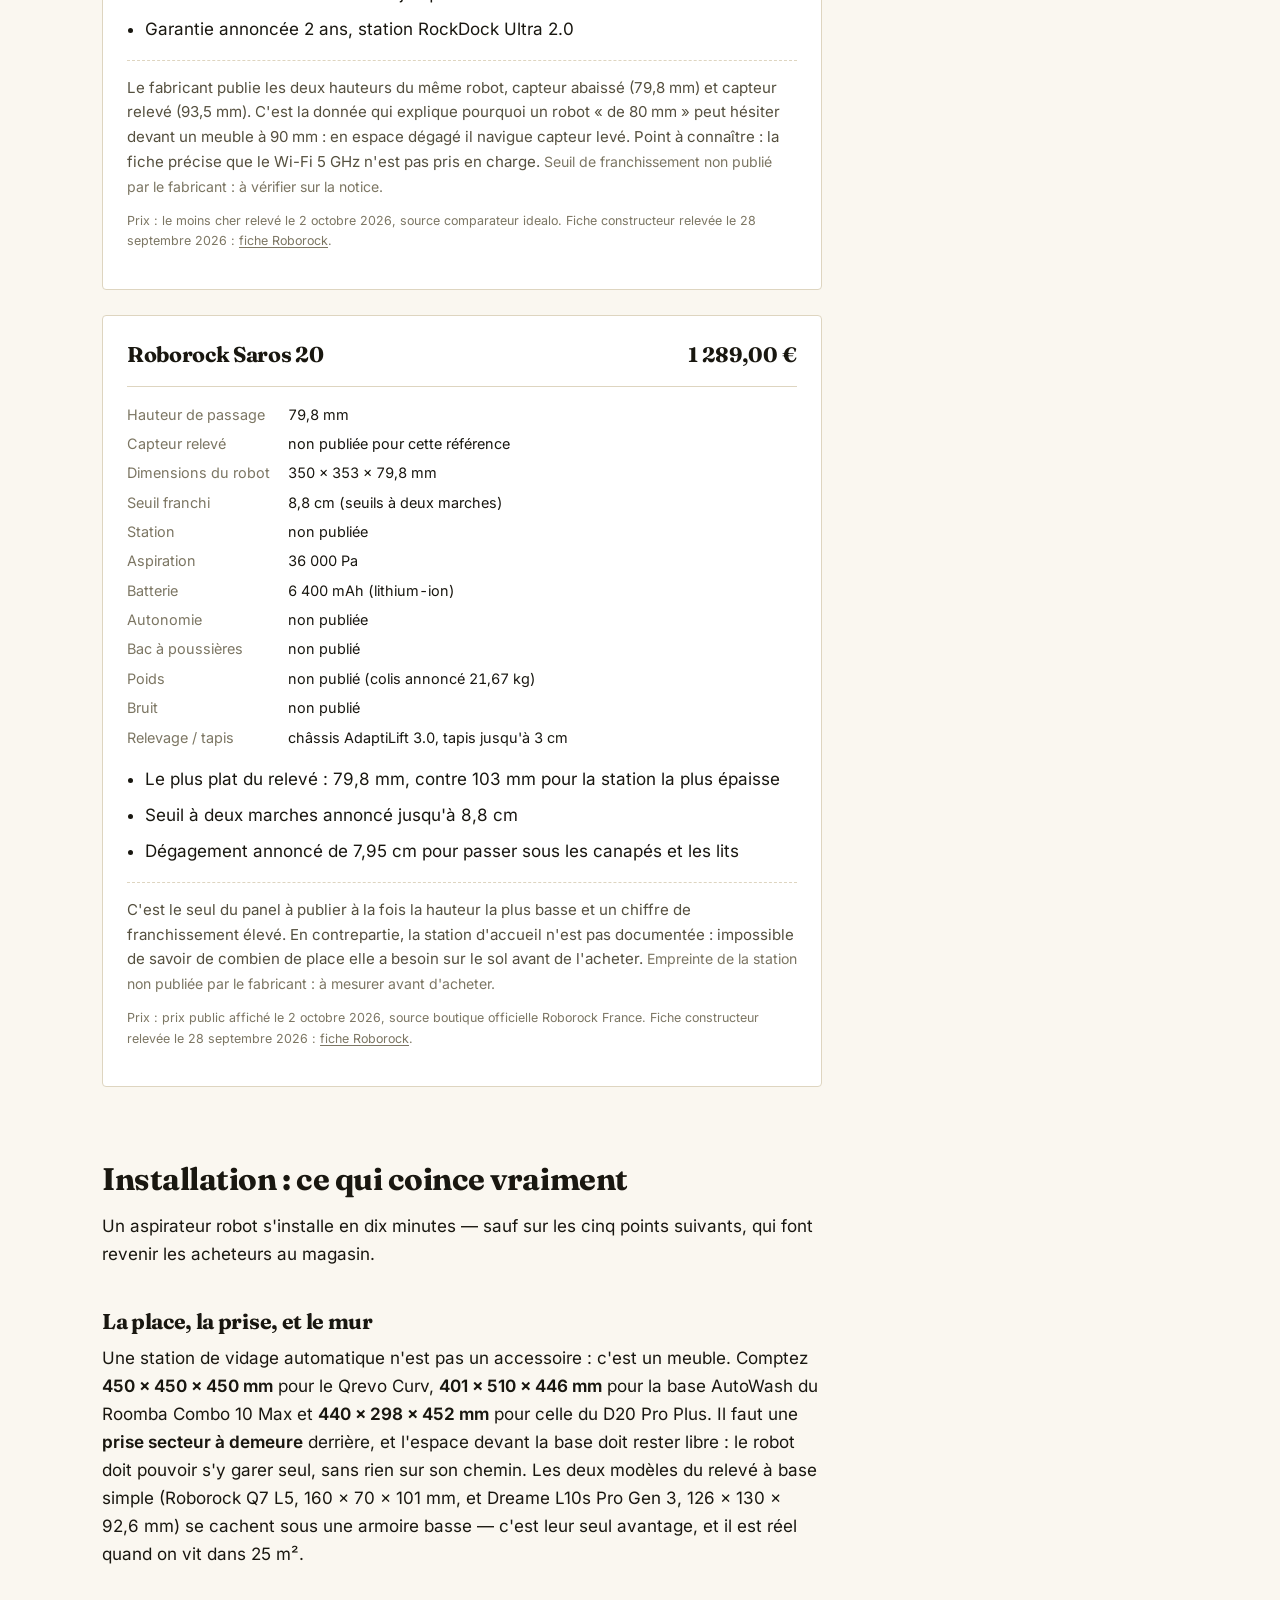
<file: aspirateur-robot/index.html>
<!DOCTYPE html>
<html lang="fr">
<head>
<meta charset="utf-8">
<meta name="viewport" content="width=device-width, initial-scale=1">
<title>Quel aspirateur robot choisir ? 10 modèles relevés, hauteur et seuils publiés</title>
<meta name="description" content="Dix aspirateurs robots comparés sur ce qui décide vraiment : hauteur de passage sous les meubles, seuil franchi, empreinte de la station, bruit publié et prix relevé. Chiffres recopiés des fiches fabricants, sources et dates affichées.">
<meta name="robots" content="index,follow">
<link rel="canonical" href="https://hbaljcs34-droid.github.io/aspirateur-robot/index.html">
<meta property="og:site_name" content="Le Bon Appareil">
<meta property="og:locale" content="fr_FR">
<meta property="og:type" content="article">
<meta property="og:title" content="Quel aspirateur robot choisir ? 10 modèles relevés, hauteur et seuils publiés">
<meta property="og:description" content="Dix aspirateurs robots comparés sur ce qui décide vraiment : hauteur de passage sous les meubles, seuil franchi, empreinte de la station, bruit publié et prix relevé. Chiffres recopiés des fiches fabricants, sources et dates affichées.">
<meta property="og:url" content="https://hbaljcs34-droid.github.io/aspirateur-robot/index.html">
<meta name="twitter:card" content="summary_large_image">
<link rel="icon" href="data:image/svg+xml,<svg xmlns='http://www.w3.org/2000/svg' viewBox='0 0 32 32'><rect width='32' height='32' rx='7' fill='%23191710'/><circle cx='12' cy='12.5' r='2.6' fill='%23FAF7F0'/><circle cx='20' cy='12.5' r='2.6' fill='%23FAF7F0'/><path d='M16 19.5v3.2' stroke='%23B4452C' stroke-width='2.6' stroke-linecap='round'/><path d='M12 24.4h8' stroke='%23B4452C' stroke-width='2.6' stroke-linecap='round'/></svg>">
<link rel="preload" href="/assets/fonts/1fab01e7.woff2" as="font" type="font/woff2" crossorigin>
<link rel="preload" href="/assets/fonts/36024e18.woff2" as="font" type="font/woff2" crossorigin>
<link rel="stylesheet" href="/assets/css/fonts.css">
<link rel="stylesheet" href="/assets/css/site.css">
<script type="application/ld+json">[{"@context":"https://schema.org","@type":"Article","headline":"Quel aspirateur robot choisir ?","description":"Dix aspirateurs robots comparés sur ce qui décide vraiment : hauteur de passage sous les meubles, seuil franchi, empreinte de la station, bruit publié et prix relevé. Chiffres recopiés des fiches fabricants, sources et dates affichées.","inLanguage":"fr-FR","datePublished":"2026-10-02","dateModified":"2026-10-02","author":{"@type":"Person","name":"Jérémy Carles","url":"https://hbaljcs34-droid.github.io/a-propos/"},"publisher":{"@type":"Organization","name":"Le Bon Appareil","url":"https://hbaljcs34-droid.github.io"},"mainEntityOfPage":"https://hbaljcs34-droid.github.io/aspirateur-robot/","about":{"@type":"WebPageElement","@id":"https://hbaljcs34-droid.github.io/aspirateur-robot/#contenu"},"isAccessibleForFree":true},{"@context":"https://schema.org","@type":"BreadcrumbList","itemListElement":[{"@type":"ListItem","position":1,"name":"Accueil","item":"https://hbaljcs34-droid.github.io/"},{"@type":"ListItem","position":2,"name":"Quel aspirateur robot choisir","item":"https://hbaljcs34-droid.github.io/aspirateur-robot/"}]}]</script>
<script type="application/ld+json">{"@context":"https://schema.org","@type":"FAQPage","mainEntity":[{"@type":"Question","name":"Quelle hauteur faut-il sous un meuble pour qu'un aspirateur robot passe ?","acceptedAnswer":{"@type":"Answer","text":"Comptez au minimum 79,8 mm : c'est la hauteur de passage la plus basse de notre relevé (Roborock Saros 10 et Saros 20). Le plus épais du panel mesure 103 mm (Roborock Qrevo Curv) et ne passe pas sous un meuble à 10 cm. Attention : plusieurs robots relèvent leur capteur de navigation en espace dégagé — le Saros 10 monte alors à 93,5 mm — donc mesurez sous votre meuble le plus bas avant de choisir."}},{"@type":"Question","name":"Faut-il prendre une station de vidage automatique ?","acceptedAnswer":{"@type":"Answer","text":"Tout dépend de la place et de la corvée que vous voulez éviter. Une station de vidage occupe 450 × 450 × 450 mm (Qrevo Curv) à 510 × 446 mm (base AutoWash du Roomba Combo 10 Max) et pèse plus de 10 kg. Les deux modèles à base simple du relevé (Roborock Q7 L5, Dreame L10s Pro Gen 3) se contentent de 13 à 16 cm sur 7 à 13 cm — mais il faut vider le bac du robot à la main."}},{"@type":"Question","name":"Les pascals (Pa), est-ce comparable d'une marque à l'autre ?","acceptedAnswer":{"@type":"Answer","text":"Non, pas en l'état. Notre relevé va de 8 000 Pa (Roborock Q7 L5) à 42 000 Pa (Dreame X60 Pro Ultra Complete), mais aucune fiche ne décrit le protocole de mesure (régime, distance, type de sol) et iRobot ne publie aucune valeur en Pa. Un chiffre trois fois plus élevé ne garantit donc pas trois fois plus d'aspiration : la largeur de la brosse et le volume du bac renseignent mieux."}},{"@type":"Question","name":"Quel aspirateur robot pour un studio ou un petit appartement ?","acceptedAnswer":{"@type":"Answer","text":"Le iRobot Roomba Mini + base AutoEmpty : 245 mm de diamètre, contre 34 à 35 cm pour presque tous les autres modèles du relevé, 2 kg seulement, et une base de 212 × 178 × 285 mm (2,03 kg) qui se glisse dans un coin. Il ne publie ni les Pa ni les décibels, mais c'est le seul à cette échelle."}},{"@type":"Question","name":"Un aspirateur robot franchit-il une barre de seuil ?","acceptedAnswer":{"@type":"Answer","text":"Trois modèles du relevé publient un chiffre, et les écarts sont importants : 22 mm pour l'Ecovacs DEEBOT X5 OMNI (système TruePass), 8,8 cm pour les seuils à deux marches du Roborock Saros 20, 10 cm pour la marche à deux niveaux du Dreame X60 Pro Ultra Complete. Une barre de seuil courante mesure 20 à 40 mm : au-delà de 22 mm, aucun des autres appareils ne documente son passage."}},{"@type":"Question","name":"Mon aspirateur robot se connectera-t-il à mon Wi-Fi 5 GHz ?","acceptedAnswer":{"@type":"Answer","text":"La fiche du Roborock Saros 10 indique explicitement que « le WiFi 5 GHz n'est pas pris en charge » : ces robots fonctionnent sur la bande 2,4 GHz. Une box qui diffuse un réseau unique agrégeant les deux bandes convient généralement, mais un réseau exclusivement 5 GHz empêchera l'appairage. Pour les autres modèles du panel, les fiches que nous avons lues ne se prononcent pas : aucun chiffre, donc aucune promesse de notre part."}}]}</script>
<link rel="alternate" type="application/rss+xml" title="Le Bon Appareil" href="/flux.xml">
<script defer src="/assets/js/outil.js"></script>
</head>
<body>
<a class="sr" href="#contenu">Aller au contenu</a>
<div class="bandeau">
  <div class="enveloppe">
    <span>Certains liens de ce site sont affiliés : si vous achetez après avoir cliqué, nous touchons une commission. Le prix que vous payez ne change pas.</span>
    <a href="/liens-affilies/">Comment on travaille&nbsp;?</a>
  </div>
</div>
<header class="entete">
  <div class="enveloppe">
    <a class="marque" href="/">
      <svg class="marque__icone" viewBox="0 0 32 32" aria-hidden="true"><rect width="32" height="32" rx="7" fill="#191710"/><circle cx="12" cy="12.5" r="2.6" fill="#FAF7F0"/><circle cx="20" cy="12.5" r="2.6" fill="#FAF7F0"/><path d="M16 19.5v3.2" stroke="#B4452C" stroke-width="2.6" stroke-linecap="round"/><path d="M12 24.4h8" stroke="#B4452C" stroke-width="2.6" stroke-linecap="round"/></svg>
      <span><span class="marque__texte">Le Bon Appareil</span><span class="marque__sous">Guides chiffrés</span></span>
    </a>
    <nav class="nav" aria-label="Navigation principale"><a href="/electromenager/">Électroménager</a><a href="/aspirateur-robot/">Entretien</a><a href="/poele-a-granules/">Chauffage</a><a href="/a-propos/">La méthode</a></nav>
  </div>
</header>
<div class="enveloppe"><article class="lecture">
  <nav class="fil" aria-label="Fil d’Ariane"><a href="/">Accueil</a><span aria-hidden="true">›</span><a href="/electromenager/">Électroménager</a><span aria-hidden="true">›</span><span>Quel aspirateur robot choisir ?</span></nav>
  <a class="retour" href="/"><svg viewBox="0 0 24 24" fill="none" stroke="currentColor" stroke-width="2.2" stroke-linecap="round" stroke-linejoin="round" aria-hidden="true"><path d="M19 12H5"/><path d="M12 19l-7-7 7-7"/></svg>Accueil</a>
  <p class="surtitre">Entretien</p>
  <h1>Quel aspirateur robot choisir&nbsp;?</h1>
  <p class="chapo">Dix appareils relevés un par un sur les fiches des fabricants, une donnée que presque
  personne n'affiche — la hauteur de passage réelle sous un meuble, capteur abaissé — et les contraintes
  qui décident plus souvent que le prix : seuil franchi, emprise de la station, bruit publié ou pas.</p>
  <p class="signature">Par Jérémy Carles · Caractéristiques relevées le 28 septembre 2026 · Prix relevés
  le 2 octobre 2026 · 10 appareils, 10 fiches sources</p>
  <nav class="sommaire" aria-label="Sommaire de la page"><ol><li><a href="#chiffres">Les cinq chiffres qui décident</a></li><li><a href="#outil">Vos contraintes d'abord</a></li><li><a href="#verdicts">Nos quatre choix</a></li><li><a href="#tableau">Les dix appareils comparés</a></li><li><a href="#fiches">Les appareils, un par un</a></li><li><a href="#installation">Installation : ce qui coince vraiment</a></li><li><a href="#entretien">Consommables et entretien</a></li><li><a href="#questions">Questions fréquentes</a></li><li><a href="#sources">Sources et méthode</a></li></ol></nav>
  <h2 id="chiffres">Les cinq chiffres qui décident</h2>
<p>Un aspirateur robot ne se choisit pas sur sa puissance annoncée, mais sur ce qui rentre chez vous.
Voici les seuls chiffres qui changent quelque chose dans votre logement, dans l'ordre où il faut les
regarder — les cinq sont recopiés des fiches fabricants, jamais estimés.</p>

<h3>1. La hauteur de passage, capteur abaissé</h3>
<p>C'est le chiffre que presque personne n'affiche, et celui qui décide si le robot passe sous votre
canapé. Notre relevé va de <b>79,8 mm</b> (Roborock Saros 10 et Saros 20) à <b>103 mm</b> (Roborock
Qrevo Curv) : presque 2,5 cm d'écart entre le plus plat et le plus épais.</p>
<p>Le piège est que plusieurs robots relèvent leur capteur de navigation en espace dégagé. Le Saros 10
passe ainsi de <b>79,8 mm capteur abaissé</b> à <b>93,5 mm capteur relevé</b>, et le Dreame X60 Pro de
<b>89 mm</b> à <b>111 mm</b>. Un robot annoncé « 80 mm » peut donc hésiter devant un meuble à 90 mm,
puisque c'est capteur relevé qu'il navigue. Mesurez le point le plus bas sous votre meuble le plus bas :
c'est cette valeur qui décide, et un meuble à 10 cm de garde au sol écarte d'emblée le Qrevo Curv.</p>

<h3>2. Le seuil franchi, en millimètres</h3>
<p>Barre de seuil entre le carrelage et le parquet, plinthe, petite marche : c'est ce qui bloque le plus
de robots, et c'est aussi la donnée la moins publiée. Sur nos dix appareils, <b>trois seulement</b>
donnent un chiffre : <b>22 mm</b> (Ecovacs DEEBOT X5 OMNI, système TruePass), <b>8,8 cm</b> pour les
seuils à deux marches du Roborock Saros 20 (châssis AdaptiLift 3.0) et <b>10 cm</b> pour la marche à
deux niveaux du Dreame X60 Pro Ultra Complete.</p>
<p>Une barre de seuil courante mesure 20 à 40 mm de haut : le X5 OMNI passe tout juste, un modèle sans
chiffre publié est une loterie. Si vous avez des seuils hauts ou deux pièces à niveau différent, c'est
le premier point à vérifier avant tout le reste.</p>

<h3>3. L'emprise au sol de la station</h3>
<p>Tous ces robots ont besoin d'une base contre un mur, avec une prise. Et là, l'écart est énorme :
<b>126 × 130 mm</b> pour la base de recharge simple du Dreame L10s Pro Gen 3 (92,6 mm de haut, elle
glisse sous un meuble), contre <b>450 × 450 × 450 mm</b> pour la station du Qrevo Curv et
<b>510 × 446 mm</b> pour la base AutoWash du Roomba Combo 10 Max. Ces stations pèsent leur poids :
<b>10,8 kg</b> pour la X60 Pro Ultra Complete, <b>10,45 kg</b> pour l'AutoWash d'iRobot — à savoir si
vous devez les déplacer pour nettoyer dessous.</p>

<h3>4. L'aspiration en pascals — le chiffre le plus trompeur</h3>
<p>Notre relevé va de <b>8 000 Pa</b> (Roborock Q7 L5) à <b>42 000 Pa</b> (Dreame X60 Pro Ultra
Complete), en passant par 12 800, 13 000, 18 500, 22 000 et 36 000 Pa. Sauf qu'aucune des fiches que
nous avons lues ne décrit <b>comment</b> ce chiffre est mesuré : à quel régime, à quelle distance de la
buse, avec quel type de sol. Une marque peut donc annoncer 42 000 Pa là où une autre annoncera 12 800
sans qu'on sache si l'une aspire vraiment trois fois mieux — <b>iRobot ne publie d'ailleurs aucune
valeur en Pa</b> sur ses fiches françaises.</p>
<p>Ce qui est comparable, en revanche : la largeur de la brosse principale (200 mm sur le X5 OMNI) et le
volume du bac embarqué — 500 ml sur le Dreame D20 Pro Plus, 325 ml sur le Qrevo Curv, 310 ml sur la X60
Pro, 250 ml sur le X5 OMNI. Un gros bac, c'est moins de passages à vide et moins d'occasions de
s'arrêter en plein milieu du salon.</p>

<h3>5. Le bruit, en dB(A)</h3>
<p>Seuls deux fabricants de notre panel publient un niveau sonore : Roborock (<b>61,5 dB(A)</b> en mode
équilibré sur le Qrevo Curv) et Ecovacs (<b>67,9 dB(A)</b> en balayage sur le X5 OMNI). Dreame et
iRobot ne donnent aucun chiffre. Entre 61,5 et 67,9 dB, l'écart paraît modeste : il représente pourtant
plus du double d'énergie acoustique (+3 dB = ×2). Si le robot doit tourner pendant que vous travaillez
ou dormez, le Qrevo Curv est le seul dont le fabricant affiche un niveau de conversation.</p>
  <div class="selecteur" id="outil">
  <h3>Vos contraintes d'abord</h3>
  <p class="selecteur__sous">Remplissez ce que vous savez. L'outil ne note rien et ne vend rien : il
  écarte les appareils qui ne correspondent pas à ce que vous décrivez, parmi les 10
  que nous avons relevés.</p>
  <div class="selecteur__champs"></div>
  <div class="selecteur__actions">
    <button type="button" class="bouton bouton--clair" data-reinit>Réinitialiser les contraintes</button>
    <span class="muet">Efface vos valeurs et réaffiche les dix appareils relevés.</span>
  </div>
  <div class="resultat" aria-live="polite"></div>
  <p class="selecteur__note">Chaque valeur sort d'une fiche fabricant relevée le 28 septembre 2026 ; les
  prix ont été relevés le 2 octobre 2026. Quand un fabricant ne publie pas une donnée, l'appareil n'est ni
  écarté ni favorisé sur ce critère : il est signalé.</p>
  <script type="application/json">{"triLibelle": "du prix relevé le plus bas au plus élevé", "champs": [{"id": "hauteur", "label": "Hauteur disponible sous votre meuble", "type": "nombre", "sens": "max", "unite": "mm", "exemple": "90", "marge": true, "margeTexte": "il reste", "aide": "Mesurez du sol au point le plus bas, sous le canapé, le lit ou le meuble TV."}, {"id": "seuil", "label": "Seuil à franchir", "type": "nombre", "sens": "min", "unite": "mm", "exemple": "20", "aide": "Barre de seuil entre deux pièces, plinthe, marche. Les modèles dont le fabricant ne publie pas ce chiffre restent affichés : l'outil ne juge pas ce qu'il ne sait pas."}, {"id": "station", "label": "Emprise au sol de la station", "type": "nombre", "sens": "max", "unite": "mm", "exemple": "450", "marge": true, "margeTexte": "il reste", "aide": "Plus grande dimension de la base (longueur ou largeur) : c'est elle qui doit tenir contre le mur, prise à portée."}, {"id": "vidage", "label": "Station de vidage automatique", "type": "liste", "options": ["Vidage automatique", "Base de recharge simple"], "tout": "Peu importe", "aide": "Le vidage automatique évite de vider le bac à la main, mais impose une base bien plus grosse."}, {"id": "budget", "label": "Budget maximum", "type": "nombre", "sens": "max", "unite": "€", "exemple": "400", "aide": "Prix relevés le 2 octobre 2026. Le comparateur affiche un prix « à partir de », pas un prix moyen."}], "items": [{"marque": "Roborock", "modele": "Q7 L5", "prix": 119.99, "criteres": {"hauteur": 99.0, "vidage": "Base de recharge simple", "budget": 119.99, "station": 160.0}, "atouts": ["Le plancher du relevé : le même prix chez trois sources concordantes", "Station de chargement de 160 × 70 mm, la plus discrète du panel", "3,3 kg et un robot carré de 32,5 cm"], "reserve": "Seuil de franchissement non publié par le fabricant : à vérifier sur la notice."}, {"marque": "Dreame", "modele": "L10s Pro Gen 3", "prix": 188.0, "criteres": {"hauteur": 97.0, "vidage": "Base de recharge simple", "budget": 188.0, "station": 130.0}, "atouts": ["La plus petite base du relevé : 126 × 130 × 92,6 mm, à glisser sous un meuble", "13 000 Pa pour 188 € relevés en promotion", "3,74 kg : se déplace et se retourne facilement"], "reserve": "Seuil de franchissement non publié par le fabricant : à vérifier sur la notice."}, {"marque": "Dreame", "modele": "D20 Pro Plus", "prix": 189.05, "criteres": {"hauteur": 96.9, "vidage": "Vidage automatique", "budget": 189.05, "station": 440.0}, "atouts": ["Le moins cher du panel avec une station de vidage automatique (189,05 €)", "Bac embarqué de 500 ml : le plus gros volume relevé, donc moins de passages à vide", "Sac à poussière de 5 L dans la station"], "reserve": "Seuil de franchissement non publié par le fabricant : à vérifier sur la notice."}, {"marque": "iRobot", "modele": "Roomba Mini + base AutoEmpty", "prix": 279.0, "criteres": {"hauteur": 92.0, "vidage": "Vidage automatique", "budget": 279.0, "station": 212.0}, "atouts": ["245 mm de diamètre : le seul du panel qui passe là où les robots de 34 cm ne passent pas", "La base la plus petite du relevé : 212 × 178 × 285 mm, 2,03 kg", "2 kg pour le robot : le seul que l'on déplace d'une main"], "reserve": "Seuil de franchissement non publié par le fabricant : à vérifier sur la notice."}, {"marque": "Ecovacs", "modele": "DEEBOT X5 OMNI", "prix": 635.11, "criteres": {"hauteur": 95.0, "vidage": "Vidage automatique", "budget": 635.11, "seuil": 22.0}, "atouts": ["Le seul du panel à publier son seuil franchi (22 mm) et son bruit (67,9 dB)", "313 mm de large : le plus étroit des robots à station du relevé", "217 min d'autonomie annoncée"], "reserve": "Empreinte de la station non publiée par le fabricant : à mesurer avant d'acheter."}, {"marque": "Roborock", "modele": "Qrevo Curv", "prix": 893.91, "criteres": {"hauteur": 103.0, "vidage": "Vidage automatique", "budget": 893.91, "station": 450.0}, "atouts": ["Le plus silencieux du panel : 61,5 dB(A) publiés", "18 500 Pa, 240 min d'autonomie, 400 m² annoncés", "325 ml de bac à poussières, l'un des plus gros volumes du relevé"], "reserve": "Seuil de franchissement non publié par le fabricant : à vérifier sur la notice."}, {"marque": "Dreame", "modele": "X60 Pro Ultra Complete", "prix": 915.83, "criteres": {"hauteur": 89.0, "vidage": "Vidage automatique", "budget": 915.83, "seuil": 100.0, "station": 456.0}, "atouts": ["Le seul du panel à annoncer 10 cm de franchissement (marche à deux niveaux)", "42 000 Pa annoncés, la valeur la plus haute du relevé", "Serpillières levées jusqu'à 21,5 mm sur les tapis"], "reserve": "Seuil de franchissement non publié par le fabricant : à vérifier sur la notice."}, {"marque": "iRobot", "modele": "Roomba Combo 10 Max + AutoWash", "prix": 1023.99, "criteres": {"hauteur": 87.0, "vidage": "Vidage automatique", "budget": 1023.99, "station": 510.0}, "atouts": ["87 mm : le deuxième plus plat du panel", "Base AutoWash de 10,45 kg, qui lave et sèche la serpillière", "Garantie 2 ans et retour sous 30 jours annoncés par le fabricant"], "reserve": "Seuil de franchissement non publié par le fabricant : à vérifier sur la notice."}, {"marque": "Roborock", "modele": "Saros 10", "prix": 1165.57, "criteres": {"hauteur": 79.8, "vidage": "Vidage automatique", "budget": 1165.57, "station": 440.0}, "atouts": ["La référence la plus documentée du panel : chaque dimension est publiée", "22 000 Pa et châssis relevable jusqu'à 10 mm", "Garantie annoncée 2 ans, station RockDock Ultra 2.0"], "reserve": "Seuil de franchissement non publié par le fabricant : à vérifier sur la notice."}, {"marque": "Roborock", "modele": "Saros 20", "prix": 1289.0, "criteres": {"hauteur": 79.8, "vidage": "Vidage automatique", "budget": 1289.0, "seuil": 88.0}, "atouts": ["Le plus plat du relevé : 79,8 mm, contre 103 mm pour la station la plus épaisse", "Seuil à deux marches annoncé jusqu'à 8,8 cm", "Dégagement annoncé de 7,95 cm pour passer sous les canapés et les lits"], "reserve": "Empreinte de la station non publiée par le fabricant : à mesurer avant d'acheter."}]}</script>
</div>
  <h2 id="verdicts">Nos quatre choix</h2>
  <article class="verdict verdict--principal">
      <span class="verdict__ruban">Le plus plat</span>
      <p class="verdict__role">Si vos meubles sont bas</p>
      <h3 class="verdict__nom">Saros 20</h3>
      <p class="verdict__marque">Roborock</p>
      <p class="verdict__pour">79,8 mm de hauteur de passage et 8,8 cm de franchissement de seuil annoncés : le seul du relevé à publier ces deux chiffres ensemble. C'est le choix par défaut quand le canapé ou le lit passe sous les 8 cm — et le prix le plus élevé du relevé, à 1 289 € affichés par le fabricant.</p>
      <div class="verdict__pied"><span class="prix">1 289,00 €</span>
      <a href="#f-saros-20">La fiche →</a></div>
    </article><article class="verdict">
      <span class="verdict__ruban">Le grimpeur</span>
      <p class="verdict__role">Si vous avez des seuils hauts</p>
      <h3 class="verdict__nom">X60 Pro Ultra Complete</h3>
      <p class="verdict__marque">Dreame</p>
      <p class="verdict__pour">Le seul à annoncer 10 cm de franchissement, sur une marche à deux niveaux. Il faut accepter sa base de 456 mm de fond et 10,8 kg, et un capteur de navigation qui monte à 111 mm en espace dégagé.</p>
      <div class="verdict__pied"><span class="prix">915,83 €</span>
      <a href="#f-x60-pro">La fiche →</a></div>
    </article><article class="verdict">
      <span class="verdict__ruban">Le point d'équilibre</span>
      <p class="verdict__role">Le meilleur rapport prix / place à vivre</p>
      <h3 class="verdict__nom">D20 Pro Plus</h3>
      <p class="verdict__marque">Dreame</p>
      <p class="verdict__pour">Vidage automatique, sac de 5 L dans la station, bac embarqué de 500 ml (le plus gros du relevé) et 96,9 mm de hauteur, pour le tiers du prix des modèles à capteur escamotable. Le plancher du relevé, à 119,99 €, est le Roborock Q7 L5 — mais sans vidage automatique et avec 8 000 Pa seulement.</p>
      <div class="verdict__pied"><span class="prix">à partir de 189,05 €</span>
      <a href="#f-d20-pro-plus">La fiche →</a></div>
    </article><article class="verdict">
      <span class="verdict__ruban">Le plus petit</span>
      <p class="verdict__role">En studio ou petit appartement</p>
      <h3 class="verdict__nom">Roomba Mini + base AutoEmpty</h3>
      <p class="verdict__marque">iRobot</p>
      <p class="verdict__pour">245 mm de diamètre, 2 kg, et une base de 212 × 178 × 285 mm : le seul du relevé qui passe entre deux pieds de meuble là où les robots de 34 cm de diamètre ne se faufilent pas.</p>
      <div class="verdict__pied"><span class="prix">à partir de 279,00 €</span>
      <a href="#f-roomba-mini">La fiche →</a></div>
    </article>
  <h2 id="tableau">Les dix appareils comparés</h2>
<p>Du prix relevé le plus bas au plus élevé. Une valeur «&nbsp;non publié&nbsp;» signifie que le fabricant ne donne
pas le chiffre&nbsp;: elle n'est jamais complétée par une estimation, et elle ne fait pas perdre de point au
modèle dans l'outil ci-dessus.</p>
<div class="tableau-zone tableau-zone--large">
<table>
<caption>Caractéristiques publiées par les fabricants (relevé du 28 septembre 2026) et prix relevés le
2 octobre 2026.</caption>
<thead>
<tr><th scope="col">Appareil</th><th scope="col">Hauteur</th><th scope="col">Seuil</th>
<th scope="col">Station</th><th scope="col">Aspiration</th><th scope="col">Bruit</th>
<th scope="col">Prix relevé</th></tr>
</thead>
<tbody>
<tr><th scope="row"><a href="#f-q7-l5"><b>Roborock</b>&nbsp;Q7 L5</a></th><td class="num">99 mm</td><td class="num">non publié</td><td class="num">160 mm<br><small class="muet">rechargement</small></td><td class="num">8 000 Pa</td><td class="num">non publié</td><td class="num"><b>119,99 €</b></td></tr><tr><th scope="row"><a href="#f-l10s-pro-gen-3"><b>Dreame</b>&nbsp;L10s Pro Gen 3</a></th><td class="num">97 mm</td><td class="num">non publié</td><td class="num">130 mm<br><small class="muet">rechargement</small></td><td class="num">13 000 Pa</td><td class="num">non publié</td><td class="num"><b>188,00 € au lieu de 299,00 €</b></td></tr><tr><th scope="row"><a href="#f-d20-pro-plus"><b>Dreame</b>&nbsp;D20 Pro Plus</a></th><td class="num">96,9 mm</td><td class="num">non publié</td><td class="num">440 mm<br><small class="muet">vidage auto</small></td><td class="num">13 000 Pa</td><td class="num">non publié</td><td class="num"><b>à partir de 189,05 €</b></td></tr><tr><th scope="row"><a href="#f-roomba-mini"><b>iRobot</b>&nbsp;Roomba Mini</a></th><td class="num">92 mm</td><td class="num">non publié</td><td class="num">212 mm<br><small class="muet">vidage auto</small></td><td class="num">non publié</td><td class="num">non publié</td><td class="num"><b>à partir de 279,00 €</b></td></tr><tr><th scope="row"><a href="#f-x5-omni"><b>Ecovacs</b>&nbsp;DEEBOT X5 OMNI</a></th><td class="num">95 mm</td><td class="num">22 mm</td><td class="num">non publiée<br><small class="muet">vidage auto</small></td><td class="num">12 800 Pa</td><td class="num">67,9 dB(A)</td><td class="num"><b>à partir de 635,11 €</b></td></tr><tr><th scope="row"><a href="#f-qrevo-curv"><b>Roborock</b>&nbsp;Qrevo Curv</a></th><td class="num">103 mm</td><td class="num">non publié</td><td class="num">450 mm<br><small class="muet">vidage auto</small></td><td class="num">18 500 Pa</td><td class="num">61,5 dB(A)</td><td class="num"><b>à partir de 893,91 €</b></td></tr><tr><th scope="row"><a href="#f-x60-pro"><b>Dreame</b>&nbsp;X60 Pro Ultra Complete</a></th><td class="num">89 mm</td><td class="num">10 cm</td><td class="num">456 mm<br><small class="muet">vidage auto</small></td><td class="num">42 000 Pa</td><td class="num">non publié</td><td class="num"><b>915,83 €</b></td></tr><tr><th scope="row"><a href="#f-combo-10-max"><b>iRobot</b>&nbsp;Roomba Combo 10 Max</a></th><td class="num">87 mm</td><td class="num">non publié</td><td class="num">510 mm<br><small class="muet">vidage auto</small></td><td class="num">non publié</td><td class="num">non publié</td><td class="num"><b>à partir de 1 023,99 €</b></td></tr><tr><th scope="row"><a href="#f-saros-10"><b>Roborock</b>&nbsp;Saros 10</a></th><td class="num">79,8 mm</td><td class="num">non publié</td><td class="num">440 mm<br><small class="muet">vidage auto</small></td><td class="num">22 000 Pa</td><td class="num">non publié</td><td class="num"><b>à partir de 1 165,57 €</b></td></tr><tr><th scope="row"><a href="#f-saros-20"><b>Roborock</b>&nbsp;Saros 20</a></th><td class="num">79,8 mm</td><td class="num">8,8 cm</td><td class="num">non publiée<br><small class="muet">vidage auto</small></td><td class="num">36 000 Pa</td><td class="num">non publié</td><td class="num"><b>1 289,00 €</b></td></tr>
</tbody>
</table>
</div>
<p class="muet" style="font-size:.88rem">«&nbsp;Hauteur&nbsp;» = hauteur de passage du robot, capteur dans sa
position basse (certains modèles le relèvent ailleurs&nbsp;: le détail est dans la fiche). «&nbsp;Seuil&nbsp;» =
hauteur franchie annoncée&nbsp;; le système annoncé (marche à deux niveaux, TruePass…) est nommé dans la fiche.
«&nbsp;Station&nbsp;» = sa plus grande dimension au sol&nbsp;; «&nbsp;vidage auto&nbsp;» = le robot vide son bac
dans la station, «&nbsp;rechargement&nbsp;» = simple base de charge. Sur téléphone, le tableau se fait défiler
horizontalement. Les prix sont ceux trouvés le 2 octobre 2026 à la source nommée dans chaque fiche.</p>
  <h2 id="fiches">Les appareils, un par un</h2>
<p>Tout ce que les fabricants publient sur les dix modèles retenus, dans le même ordre que le tableau.
Les lignes « non publié » sont laissées telles quelles : c'est aussi une information sur la marque.</p>
<article class="fiche" id="f-q7-l5">
  <div class="fiche__tete">
    <h3>Roborock Q7 L5</h3>
    <span class="prix">119,99 €</span>
  </div>
  <dl><dt>Hauteur de passage</dt><dd>99 mm</dd><dt>Dimensions du robot</dt><dd>325 × 325 × 99 mm</dd><dt>Seuil franchi</dt><dd>non publié</dd><dt>Station</dt><dd>160 × 70 × 101 mm (station de chargement)</dd><dt>Aspiration</dt><dd>8 000 Pa</dd><dt>Batterie</dt><dd>3 200 mAh</dd><dt>Autonomie</dt><dd>non publiée</dd><dt>Bac à poussières</dt><dd>non publié</dd><dt>Poids</dt><dd>3,3 kg</dd><dt>Bruit</dt><dd>non publié</dd><dt>Relevage / tapis</dt><dd>non publié</dd></dl>
  <ul class="liste-propre" style="margin-top:1rem"><li>Le plancher du relevé : le même prix chez trois sources concordantes</li><li>Station de chargement de 160 × 70 mm, la plus discrète du panel</li><li>3,3 kg et un robot carré de 32,5 cm</li></ul>
  <p class="fiche__note">8 000 Pa et 3 200 mAh : c'est le modèle le moins puissant du relevé, et le prix le dit. À ce prix-là, on achète un robot qui aspire correctement sur parquet et carrelage, sans vidage automatique et sans capteur escamotable. Les versions « Q7 M5 » de la même famille sont annoncées à 10 000 Pa. <span class="muet">Seuil de franchissement non publié par le fabricant : à vérifier sur la notice.</span></p>
  <p class="source">Prix : prix public affiché le 2 octobre 2026, source boutique officielle Roborock France (même prix chez deux comparateurs).
  Fiche constructeur relevée le 28 septembre 2026 :
  <a href="https://fr.roborock.com/products/roborock-q7-l5" rel="noopener nofollow">fiche Roborock</a>.</p>
</article><article class="fiche" id="f-l10s-pro-gen-3">
  <div class="fiche__tete">
    <h3>Dreame L10s Pro Gen 3</h3>
    <span class="prix">188,00 € au lieu de 299,00 €</span>
  </div>
  <dl><dt>Hauteur de passage</dt><dd>97 mm</dd><dt>Dimensions du robot</dt><dd>350 × 350 × 97 mm</dd><dt>Seuil franchi</dt><dd>non publié</dd><dt>Station</dt><dd>126 × 130 × 92,6 mm (base de recharge simple)</dd><dt>Aspiration</dt><dd>13 000 Pa</dd><dt>Batterie</dt><dd>5 200 mAh</dd><dt>Autonomie</dt><dd>155 min (mode silencieux), 145 m²</dd><dt>Bac à poussières</dt><dd>non publié</dd><dt>Poids</dt><dd>3,74 kg</dd><dt>Bruit</dt><dd>non publié</dd><dt>Relevage / tapis</dt><dd>non publié</dd></dl>
  <ul class="liste-propre" style="margin-top:1rem"><li>La plus petite base du relevé : 126 × 130 × 92,6 mm, à glisser sous un meuble</li><li>13 000 Pa pour 188 € relevés en promotion</li><li>3,74 kg : se déplace et se retourne facilement</li></ul>
  <p class="fiche__note">Base de recharge simple, donc pas de vidage automatique : vous videz le bac du robot à la main. En échange, la base mesure 13 cm sur 13 et se cache sous un meuble, là où les stations de vidage réclament 45 cm de côté. <span class="muet">Seuil de franchissement non publié par le fabricant : à vérifier sur la notice.</span></p>
  <p class="source">Prix : prix promotionnel relevé le 2 octobre 2026, source comparateur de prix (123comparer).
  Fiche constructeur relevée le 28 septembre 2026 :
  <a href="https://fr.dreametech.com/products/l10s-pro-gen-3-robot-aspirateur-laveur" rel="noopener nofollow">fiche Dreame</a>.</p>
</article><article class="fiche" id="f-d20-pro-plus">
  <div class="fiche__tete">
    <h3>Dreame D20 Pro Plus</h3>
    <span class="prix">à partir de 189,05 €</span>
  </div>
  <dl><dt>Hauteur de passage</dt><dd>96,9 mm</dd><dt>Dimensions du robot</dt><dd>350 × 350 × 96,9 mm</dd><dt>Seuil franchi</dt><dd>non publié</dd><dt>Station</dt><dd>440 × 298 × 452 mm, sac à poussière de 5 L</dd><dt>Aspiration</dt><dd>13 000 Pa</dd><dt>Batterie</dt><dd>5 200 mAh</dd><dt>Autonomie</dt><dd>non publiée</dd><dt>Bac à poussières</dt><dd>500 ml, le plus gros bac embarqué du relevé</dd><dt>Poids</dt><dd>3,58 kg</dd><dt>Bruit</dt><dd>non publié</dd><dt>Relevage / tapis</dt><dd>non publié</dd></dl>
  <ul class="liste-propre" style="margin-top:1rem"><li>Le moins cher du panel avec une station de vidage automatique (189,05 €)</li><li>Bac embarqué de 500 ml : le plus gros volume relevé, donc moins de passages à vide</li><li>Sac à poussière de 5 L dans la station</li></ul>
  <p class="fiche__note">C'est le point d'équilibre du relevé : vidage automatique, 13 000 Pa, 500 ml de bac, 96,9 mm de hauteur — pour le tiers du prix des modèles à capteur escamotable. Ce qu'il n'a pas : la finesse d'un 79,8 mm ni le franchissement de seuil annoncé. <span class="muet">Seuil de franchissement non publié par le fabricant : à vérifier sur la notice.</span></p>
  <p class="source">Prix : le moins cher relevé le 2 octobre 2026, source comparateur idealo.
  Fiche constructeur relevée le 28 septembre 2026 :
  <a href="https://fr.dreametech.com/products/d20-pro-plus-robot-aspirateur-laveur" rel="noopener nofollow">fiche Dreame</a>.</p>
</article><article class="fiche" id="f-roomba-mini">
  <div class="fiche__tete">
    <h3>iRobot Roomba Mini + base AutoEmpty</h3>
    <span class="prix">à partir de 279,00 €</span>
  </div>
  <dl><dt>Hauteur de passage</dt><dd>92 mm</dd><dt>Dimensions du robot</dt><dd>245 × 245 × 92 mm (diamètre 24,5 cm)</dd><dt>Seuil franchi</dt><dd>non publié</dd><dt>Station</dt><dd>212 × 178 × 285 mm (base AutoEmpty)</dd><dt>Aspiration</dt><dd>non publié</dd><dt>Batterie</dt><dd>lithium-ion (capacité non publiée)</dd><dt>Autonomie</dt><dd>non publiée</dd><dt>Bac à poussières</dt><dd>non publié</dd><dt>Poids</dt><dd>2 kg robot, 2,03 kg la base</dd><dt>Bruit</dt><dd>non publié</dd><dt>Relevage / tapis</dt><dd>non publié</dd></dl>
  <ul class="liste-propre" style="margin-top:1rem"><li>245 mm de diamètre : le seul du panel qui passe là où les robots de 34 cm ne passent pas</li><li>La base la plus petite du relevé : 212 × 178 × 285 mm, 2,03 kg</li><li>2 kg pour le robot : le seul que l'on déplace d'une main</li></ul>
  <p class="fiche__note">C'est le modèle des petits logements : 24,5 cm de diamètre contre 34 à 35 cm pour tous les autres du relevé, et une base qui tient entre deux pieds de meuble. Même remarque qu'en haut de tableau : iRobot ne publie ni les Pa, ni les décibels, ni le seuil franchi. <span class="muet">Seuil de franchissement non publié par le fabricant : à vérifier sur la notice.</span></p>
  <p class="source">Prix : le moins cher relevé le 2 octobre 2026, source comparateur idealo.
  Fiche constructeur relevée le 28 septembre 2026 :
  <a href="https://www.irobot.fr/fr_FR/roomba-mini-robot-aspirateur-et-laveur-plus-base-autoempty-noir/F155040.html" rel="noopener nofollow">fiche iRobot</a>.</p>
</article><article class="fiche" id="f-x5-omni">
  <div class="fiche__tete">
    <h3>Ecovacs DEEBOT X5 OMNI</h3>
    <span class="prix">à partir de 635,11 €</span>
  </div>
  <dl><dt>Hauteur de passage</dt><dd>95 mm</dd><dt>Dimensions du robot</dt><dd>313 × 346 × 95 mm</dd><dt>Seuil franchi</dt><dd>22 mm (système TruePass)</dd><dt>Station</dt><dd>non publiée</dd><dt>Aspiration</dt><dd>12 800 Pa</dd><dt>Batterie</dt><dd>6 400 mAh</dd><dt>Autonomie</dt><dd>217 min</dd><dt>Bac à poussières</dt><dd>250 ml</dd><dt>Poids</dt><dd>non publié</dd><dt>Bruit</dt><dd>67,9 dB(A) en balayage</dd><dt>Relevage / tapis</dt><dd>brosse principale 200 mm, levage des patins sur moquette</dd></dl>
  <ul class="liste-propre" style="margin-top:1rem"><li>Le seul du panel à publier son seuil franchi (22 mm) et son bruit (67,9 dB)</li><li>313 mm de large : le plus étroit des robots à station du relevé</li><li>217 min d'autonomie annoncée</li></ul>
  <p class="fiche__note">Ecovacs est le fabricant qui publie le plus de chiffres mesurables de cette niche — seuil franchi, décibels, largeur de brosse. C'est aussi le plus bruyant du panel, et sa fiche ne donne pas les dimensions de sa station de vidage. <span class="muet">Empreinte de la station non publiée par le fabricant : à mesurer avant d'acheter.</span></p>
  <p class="source">Prix : le moins cher relevé le 2 octobre 2026 (un second comparateur affichait 644,48 €), source comparateur 123comparer.
  Fiche constructeur relevée le 28 septembre 2026 :
  <a href="https://www.ecovacs.com/fr/shop/deebot-robotic-vacuum-cleaner/deebot-x5-omni-white" rel="noopener nofollow">fiche Ecovacs</a>.</p>
</article><article class="fiche" id="f-qrevo-curv">
  <div class="fiche__tete">
    <h3>Roborock Qrevo Curv</h3>
    <span class="prix">à partir de 893,91 €</span>
  </div>
  <dl><dt>Hauteur de passage</dt><dd>103 mm</dd><dt>Dimensions du robot</dt><dd>352 × 347 × 103 mm</dd><dt>Seuil franchi</dt><dd>non publié</dd><dt>Station</dt><dd>450 × 450 × 450 mm</dd><dt>Aspiration</dt><dd>18 500 Pa</dd><dt>Batterie</dt><dd>6 400 mAh</dd><dt>Autonomie</dt><dd>240 min (mode silencieux), 400 m²</dd><dt>Bac à poussières</dt><dd>325 ml, bac à eau 80 ml</dd><dt>Poids</dt><dd>12,78 kg annoncés (bloc « Caractéristiques », robot et station confondus selon toute vraisemblance)</dd><dt>Bruit</dt><dd>61,5 dB(A) (mode équilibré)</dd><dt>Relevage / tapis</dt><dd>brosse DuoDivide, 5 mm laissés près des bords</dd></dl>
  <ul class="liste-propre" style="margin-top:1rem"><li>Le plus silencieux du panel : 61,5 dB(A) publiés</li><li>18 500 Pa, 240 min d'autonomie, 400 m² annoncés</li><li>325 ml de bac à poussières, l'un des plus gros volumes du relevé</li></ul>
  <p class="fiche__note">103 mm de hauteur : ce n'est pas un « slim ». Sous un canapé à 10 cm de garde au sol, il ne passe pas — et c'est écrit noir sur blanc dans la fiche du fabricant. Sa station est un cube de 45 cm de côté qu'il faut pouvoir poser contre un mur. <span class="muet">Seuil de franchissement non publié par le fabricant : à vérifier sur la notice.</span></p>
  <p class="source">Prix : le moins cher relevé le 2 octobre 2026, source comparateur idealo.
  Fiche constructeur relevée le 28 septembre 2026 :
  <a href="https://fr.roborock.com/products/aspirateur-robot-roborock-qrevo-curv" rel="noopener nofollow">fiche Roborock</a>.</p>
</article><article class="fiche" id="f-x60-pro">
  <div class="fiche__tete">
    <h3>Dreame X60 Pro Ultra Complete</h3>
    <span class="prix">915,83 €</span>
  </div>
  <dl><dt>Hauteur de passage</dt><dd>89 mm capteur escamoté</dd><dt>Capteur relevé</dt><dd>111 mm capteur relevé</dd><dt>Dimensions du robot</dt><dd>350 × 350 × 89 mm (capteur escamoté) / 111 mm (relevé)</dd><dt>Seuil franchi</dt><dd>10 cm (marche à deux niveaux)</dd><dt>Station</dt><dd>390 × 456 × 499 mm, 10,8 kg (base Ultra Complete)</dd><dt>Aspiration</dt><dd>42 000 Pa</dd><dt>Batterie</dt><dd>5 000 mAh, recharge 11 A</dd><dt>Autonomie</dt><dd>non publiée</dd><dt>Bac à poussières</dt><dd>310 ml, réservoirs 4,2 L / 3,0 L</dd><dt>Poids</dt><dd>4,6 kg robot, 10,8 kg la base</dd><dt>Bruit</dt><dd>non publié</dd><dt>Relevage / tapis</dt><dd>serpillières levées jusqu'à 21,5 mm</dd></dl>
  <ul class="liste-propre" style="margin-top:1rem"><li>Le seul du panel à annoncer 10 cm de franchissement (marche à deux niveaux)</li><li>42 000 Pa annoncés, la valeur la plus haute du relevé</li><li>Serpillières levées jusqu'à 21,5 mm sur les tapis</li></ul>
  <p class="fiche__note">C'est le modèle à regarder en premier si vous avez des seuils hauts ou une marche entre deux pièces : 10 cm annoncés, contre 22 mm pour le modèle le plus « classique » du panel. La base est en revanche massive (456 mm de fond, 10,8 kg) et le capteur relevé monte à 111 mm — deux fois la hauteur d'un slim. <span class="muet">Seuil de franchissement non publié par le fabricant : à vérifier sur la notice.</span></p>
  <p class="source">Prix : prix relevé le 2 octobre 2026, source Amazon.fr (offre vendue par Amazon).
  Fiche constructeur relevée le 28 septembre 2026 :
  <a href="https://fr.dreametech.com/products/dreame-x60-pro-ultra-complete-robot-aspirateur-laveur" rel="noopener nofollow">fiche Dreame</a>.</p>
</article><article class="fiche" id="f-combo-10-max">
  <div class="fiche__tete">
    <h3>iRobot Roomba Combo 10 Max + AutoWash</h3>
    <span class="prix">à partir de 1 023,99 €</span>
  </div>
  <dl><dt>Hauteur de passage</dt><dd>87 mm</dd><dt>Dimensions du robot</dt><dd>339 × 338 × 87 mm</dd><dt>Seuil franchi</dt><dd>non publié</dd><dt>Station</dt><dd>401 × 510 × 446 mm (base AutoWash)</dd><dt>Aspiration</dt><dd>non publié</dd><dt>Batterie</dt><dd>lithium-ion (capacité non publiée)</dd><dt>Autonomie</dt><dd>non publiée</dd><dt>Bac à poussières</dt><dd>non publié</dd><dt>Poids</dt><dd>5 kg robot, 10,45 kg la base</dd><dt>Bruit</dt><dd>non publié</dd><dt>Relevage / tapis</dt><dd>non publié</dd></dl>
  <ul class="liste-propre" style="margin-top:1rem"><li>87 mm : le deuxième plus plat du panel</li><li>Base AutoWash de 10,45 kg, qui lave et sèche la serpillière</li><li>Garantie 2 ans et retour sous 30 jours annoncés par le fabricant</li></ul>
  <p class="fiche__note">Le robot est fin, la base ne l'est pas : 510 mm sur 446 mm au sol, pour plus de 10 kg. C'est le modèle du panel qui demande le plus de place et de force pour être déplacé. iRobot ne publie ni puissance d'aspiration, ni niveau sonore, ni hauteur de seuil franchie : nous n'avons donc aucune de ces valeurs à donner, pour aucun de ses modèles. <span class="muet">Seuil de franchissement non publié par le fabricant : à vérifier sur la notice.</span></p>
  <p class="source">Prix : le moins cher relevé le 2 octobre 2026, source comparateur leDénicheur.
  Fiche constructeur relevée le 28 septembre 2026 :
  <a href="https://www.irobot.fr/fr/roomba-combo-10-max-robot-with-autowash-dock/X085840.html" rel="noopener nofollow">fiche iRobot</a>.</p>
</article><article class="fiche" id="f-saros-10">
  <div class="fiche__tete">
    <h3>Roborock Saros 10</h3>
    <span class="prix">à partir de 1 165,57 €</span>
  </div>
  <dl><dt>Hauteur de passage</dt><dd>79,8 mm capteur abaissé</dd><dt>Capteur relevé</dt><dd>93,5 mm capteur relevé</dd><dt>Dimensions du robot</dt><dd>350 × 353 × 79,8 mm (capteur abaissé) / 93,5 mm (relevé)</dd><dt>Seuil franchi</dt><dd>non publié</dd><dt>Station</dt><dd>440 × 409 × 470 mm (RockDock Ultra)</dd><dt>Aspiration</dt><dd>22 000 Pa</dd><dt>Batterie</dt><dd>6 400 mAh (lithium-ion)</dd><dt>Autonomie</dt><dd>recharge complète en 150 min</dd><dt>Bac à poussières</dt><dd>non publié</dd><dt>Poids</dt><dd>16,4 kg robot + station</dd><dt>Bruit</dt><dd>non publié</dd><dt>Relevage / tapis</dt><dd>châssis jusqu'à 10 mm, serpillières lavées à 80 °C</dd></dl>
  <ul class="liste-propre" style="margin-top:1rem"><li>La référence la plus documentée du panel : chaque dimension est publiée</li><li>22 000 Pa et châssis relevable jusqu'à 10 mm</li><li>Garantie annoncée 2 ans, station RockDock Ultra 2.0</li></ul>
  <p class="fiche__note">Le fabricant publie les deux hauteurs du même robot, capteur abaissé (79,8 mm) et capteur relevé (93,5 mm). C'est la donnée qui explique pourquoi un robot « de 80 mm » peut hésiter devant un meuble à 90 mm : en espace dégagé il navigue capteur levé. Point à connaître : la fiche précise que le Wi-Fi 5 GHz n'est pas pris en charge. <span class="muet">Seuil de franchissement non publié par le fabricant : à vérifier sur la notice.</span></p>
  <p class="source">Prix : le moins cher relevé le 2 octobre 2026, source comparateur idealo.
  Fiche constructeur relevée le 28 septembre 2026 :
  <a href="https://fr.roborock.com/products/roborock-saros-10" rel="noopener nofollow">fiche Roborock</a>.</p>
</article><article class="fiche" id="f-saros-20">
  <div class="fiche__tete">
    <h3>Roborock Saros 20</h3>
    <span class="prix">1 289,00 €</span>
  </div>
  <dl><dt>Hauteur de passage</dt><dd>79,8 mm</dd><dt>Capteur relevé</dt><dd>non publiée pour cette référence</dd><dt>Dimensions du robot</dt><dd>350 × 353 × 79,8 mm</dd><dt>Seuil franchi</dt><dd>8,8 cm (seuils à deux marches)</dd><dt>Station</dt><dd>non publiée</dd><dt>Aspiration</dt><dd>36 000 Pa</dd><dt>Batterie</dt><dd>6 400 mAh (lithium-ion)</dd><dt>Autonomie</dt><dd>non publiée</dd><dt>Bac à poussières</dt><dd>non publié</dd><dt>Poids</dt><dd>non publié (colis annoncé 21,67 kg)</dd><dt>Bruit</dt><dd>non publié</dd><dt>Relevage / tapis</dt><dd>châssis AdaptiLift 3.0, tapis jusqu'à 3 cm</dd></dl>
  <ul class="liste-propre" style="margin-top:1rem"><li>Le plus plat du relevé : 79,8 mm, contre 103 mm pour la station la plus épaisse</li><li>Seuil à deux marches annoncé jusqu'à 8,8 cm</li><li>Dégagement annoncé de 7,95 cm pour passer sous les canapés et les lits</li></ul>
  <p class="fiche__note">C'est le seul du panel à publier à la fois la hauteur la plus basse et un chiffre de franchissement élevé. En contrepartie, la station d'accueil n'est pas documentée : impossible de savoir de combien de place elle a besoin sur le sol avant de l'acheter. <span class="muet">Empreinte de la station non publiée par le fabricant : à mesurer avant d'acheter.</span></p>
  <p class="source">Prix : prix public affiché le 2 octobre 2026, source boutique officielle Roborock France.
  Fiche constructeur relevée le 28 septembre 2026 :
  <a href="https://fr.roborock.com/products/roborock-saros-20" rel="noopener nofollow">fiche Roborock</a>.</p>
</article>
  <h2 id="installation">Installation : ce qui coince vraiment</h2>
<p>Un aspirateur robot s'installe en dix minutes — sauf sur les cinq points suivants, qui font revenir
les acheteurs au magasin.</p>

<h3>La place, la prise, et le mur</h3>
<p>Une station de vidage automatique n'est pas un accessoire : c'est un meuble. Comptez
<b>450 × 450 × 450 mm</b> pour le Qrevo Curv, <b>401 × 510 × 446 mm</b> pour la base AutoWash du Roomba
Combo 10 Max et <b>440 × 298 × 452 mm</b> pour celle du D20 Pro Plus. Il faut une <b>prise secteur à
demeure</b> derrière, et l'espace devant la base doit rester libre : le robot doit pouvoir s'y garer
seul, sans rien sur son chemin. Les deux modèles du relevé à base simple (Roborock Q7 L5,
160 × 70 × 101 mm, et Dreame L10s Pro Gen 3, 126 × 130 × 92,6 mm) se cachent sous une armoire basse —
c'est leur seul avantage, et il est réel quand on vit dans 25 m².</p>

<h3>Le Wi-Fi : 2,4 GHz uniquement</h3>
<p>La fiche du Roborock Saros 10 le dit noir sur blanc : « le WiFi 5 GHz n'est pas pris en charge ».
Beaucoup de box récentes diffusent un réseau unique agrégeant 2,4 et 5 GHz, ce qui suffit généralement,
mais un réseau exclusivement 5 GHz empêchera l'appairage. À vérifier dans l'interface de votre box
avant d'acheter — et à vérifier aussi pour les modèles dont la fiche ne dit rien (tous ceux du panel,
sauf le Saros 10).</p>

<h3>Les tapis</h3>
<p>Dreame X60 Pro Ultra Complete relève ses serpillières « jusqu'à 21,5 mm », Roborock Saros 10 relève
son châssis jusqu'à 10 mm, et le Saros 20 annonce aspirer les poils « jusqu'à 3 cm d'épaisseur ». Sur
une moquette épaisse ou une carpette à franges, les modèles qui ne publient pas cette donnée sont une
inconnue : nous ne reprenons aucun chiffre inventé, donc nous ne pouvons pas vous renseigner pour eux.</p>

<h3>Le poids et le nettoyage de la base</h3>
<p>Les stations de vidage pèsent 10,45 à 10,8 kg (iRobot AutoWash, Dreame X60 Pro Ultra Complete). Il
faut les tirer pour passer un coup de balai dessous, et sortir la base pour changer le sac. Sur les
Roborock Q7 L5 et Dreame L10s Pro Gen 3, la « base » fait moins de 3,8 kg avec le robot : c'est
nettement plus maniable.</p>

<h3>Garantie et retour</h3>
<p>Roborock annonce « garantie 2 ans » sur tous ses appareils neufs ; iRobot annonce 2 ans et un retour
possible sous 30 jours. Ces engagements s'ajoutent à ce que la loi garantit déjà : la
<b>garantie légale de conformité de 2 ans</b> (articles L. 217-3 et suivants du code de la consommation)
et, pour un achat en ligne, un <b>droit de rétractation de 14 jours</b> (article L. 221-18). Le délai
du vendeur s'ajoute au délai légal, il ne le remplace pas.</p>
  <h2 id="entretien">Consommables et entretien</h2>
<p>Chaque appareil du relevé consomme quelque chose, et les chiffres publiés suffisent à comparer les
volumes — mais pas les prix.</p>
<ul class="liste-propre">
<li><b>Le sac ou le bac.</b> Le Dreame D20 Pro Plus annonce un sac de 5 L dans sa station et un bac
embarqué de 500 ml : avec lui, on vide rarement. À l'inverse, les deux modèles à base simple
(Roborock Q7 L5, Dreame L10s Pro Gen 3) demandent de vider le bac du robot à la main, tous les
quelques passages selon la surface.</li>
<li><b>L'eau.</b> Le Dreame X60 Pro Ultra Complete publie ses réservoirs — 3,0 L d'eau sale et 4,2 L
d'eau propre — et le Qrevo Curv son bac à eau embarqué de 80 ml. Plus les réservoirs sont petits dans
le robot, plus la station fait le travail à votre place.</li>
<li><b>Le lavage des serpillières.</b> Roborock annonce un lavage dynamique des serpillières à
<b>80 °C</b> sur le Saros 10 (technologie VibraRise 4.0). Aucun autre appareil du panel ne publie de
température de lavage.</li>
<li><b>La brosse.</b> Le Qrevo Curv est le seul à documenter sa brosse DuoDivide « certifiée SGS, 0 %
d'enchevêtrement des poils », et le X5 OMNI publie la largeur de sa brosse principale (200 mm). C'est
utile quand on vit avec des cheveux longs.</li>
</ul>
<div class="encart encart--attention">
<p class="encart__titre">Ce que nous ne publions pas — et pourquoi</p>
<p style="margin:0">Vous ne trouverez <b>aucun coût annuel de consommables</b> sur cette page, parce que
nous n'avons pas relevé le prix des sacs, filtres et brosses de ces dix modèles. Un coût à l'entretien
inventé serait plus vendeur qu'un coût absent, mais il serait faux : ces prix changent d'un revendeur à
l'autre et d'un mois à l'autre. Le jour où nous les relevons, ils seront publiés avec leur date comme
le reste.</p>
</div>
  <h2 id="questions">Questions fréquentes</h2>
  <div class="faq"><details><summary>Quelle hauteur faut-il sous un meuble pour qu'un aspirateur robot passe ?</summary><div class="reponse"><p>Comptez au minimum 79,8 mm : c'est la hauteur de passage la plus basse de notre relevé (Roborock Saros 10 et Saros 20). Le plus épais du panel mesure 103 mm (Roborock Qrevo Curv) et ne passe pas sous un meuble à 10 cm. Attention : plusieurs robots relèvent leur capteur de navigation en espace dégagé — le Saros 10 monte alors à 93,5 mm — donc mesurez sous votre meuble le plus bas avant de choisir.</p></div></details><details><summary>Faut-il prendre une station de vidage automatique ?</summary><div class="reponse"><p>Tout dépend de la place et de la corvée que vous voulez éviter. Une station de vidage occupe 450 × 450 × 450 mm (Qrevo Curv) à 510 × 446 mm (base AutoWash du Roomba Combo 10 Max) et pèse plus de 10 kg. Les deux modèles à base simple du relevé (Roborock Q7 L5, Dreame L10s Pro Gen 3) se contentent de 13 à 16 cm sur 7 à 13 cm — mais il faut vider le bac du robot à la main.</p></div></details><details><summary>Les pascals (Pa), est-ce comparable d'une marque à l'autre ?</summary><div class="reponse"><p>Non, pas en l'état. Notre relevé va de 8 000 Pa (Roborock Q7 L5) à 42 000 Pa (Dreame X60 Pro Ultra Complete), mais aucune fiche ne décrit le protocole de mesure (régime, distance, type de sol) et iRobot ne publie aucune valeur en Pa. Un chiffre trois fois plus élevé ne garantit donc pas trois fois plus d'aspiration : la largeur de la brosse et le volume du bac renseignent mieux.</p></div></details><details><summary>Quel aspirateur robot pour un studio ou un petit appartement ?</summary><div class="reponse"><p>Le iRobot Roomba Mini + base AutoEmpty : 245 mm de diamètre, contre 34 à 35 cm pour presque tous les autres modèles du relevé, 2 kg seulement, et une base de 212 × 178 × 285 mm (2,03 kg) qui se glisse dans un coin. Il ne publie ni les Pa ni les décibels, mais c'est le seul à cette échelle.</p></div></details><details><summary>Un aspirateur robot franchit-il une barre de seuil ?</summary><div class="reponse"><p>Trois modèles du relevé publient un chiffre, et les écarts sont importants : 22 mm pour l'Ecovacs DEEBOT X5 OMNI (système TruePass), 8,8 cm pour les seuils à deux marches du Roborock Saros 20, 10 cm pour la marche à deux niveaux du Dreame X60 Pro Ultra Complete. Une barre de seuil courante mesure 20 à 40 mm : au-delà de 22 mm, aucun des autres appareils ne documente son passage.</p></div></details><details><summary>Mon aspirateur robot se connectera-t-il à mon Wi-Fi 5 GHz ?</summary><div class="reponse"><p>La fiche du Roborock Saros 10 indique explicitement que « le WiFi 5 GHz n'est pas pris en charge » : ces robots fonctionnent sur la bande 2,4 GHz. Une box qui diffuse un réseau unique agrégeant les deux bandes convient généralement, mais un réseau exclusivement 5 GHz empêchera l'appairage. Pour les autres modèles du panel, les fiches que nous avons lues ne se prononcent pas : aucun chiffre, donc aucune promesse de notre part.</p></div></details></div>
  <h2 id="sources">Sources et méthode</h2>
<p>Les caractéristiques de cette page ont été recopiées une par une, le 28 septembre 2026, sur les fiches
produit des fabricants :</p>
<ul class="liste-propre">
<li><a href="https://fr.roborock.com/products/roborock-q7-l5" rel="noopener nofollow">Roborock Q7 L5</a> — fiche constructeur</li><li><a href="https://fr.dreametech.com/products/l10s-pro-gen-3-robot-aspirateur-laveur" rel="noopener nofollow">Dreame L10s Pro Gen 3</a> — fiche constructeur</li><li><a href="https://fr.dreametech.com/products/d20-pro-plus-robot-aspirateur-laveur" rel="noopener nofollow">Dreame D20 Pro Plus</a> — fiche constructeur</li><li><a href="https://www.irobot.fr/fr_FR/roomba-mini-robot-aspirateur-et-laveur-plus-base-autoempty-noir/F155040.html" rel="noopener nofollow">iRobot Roomba Mini + base AutoEmpty</a> — fiche constructeur</li><li><a href="https://www.ecovacs.com/fr/shop/deebot-robotic-vacuum-cleaner/deebot-x5-omni-white" rel="noopener nofollow">Ecovacs DEEBOT X5 OMNI</a> — fiche constructeur</li><li><a href="https://fr.roborock.com/products/aspirateur-robot-roborock-qrevo-curv" rel="noopener nofollow">Roborock Qrevo Curv</a> — fiche constructeur</li><li><a href="https://fr.dreametech.com/products/dreame-x60-pro-ultra-complete-robot-aspirateur-laveur" rel="noopener nofollow">Dreame X60 Pro Ultra Complete</a> — fiche constructeur</li><li><a href="https://www.irobot.fr/fr/roomba-combo-10-max-robot-with-autowash-dock/X085840.html" rel="noopener nofollow">iRobot Roomba Combo 10 Max + AutoWash</a> — fiche constructeur</li><li><a href="https://fr.roborock.com/products/roborock-saros-10" rel="noopener nofollow">Roborock Saros 10</a> — fiche constructeur</li><li><a href="https://fr.roborock.com/products/roborock-saros-20" rel="noopener nofollow">Roborock Saros 20</a> — fiche constructeur</li>
</ul>
<p>Les prix ont été relevés le 2 octobre 2026 : boutiques officielles Roborock et Ecovacs, offre Amazon.fr
vendue par Amazon pour la Dreame X60 Pro Ultra Complete, et comparateurs de prix (idealo, leDénicheur,
123comparer) pour les autres. Un prix « à partir de » est le moins cher trouvé ce jour-là, pas un prix
moyen, et il peut avoir changé depuis.</p>
<p>Deux règles expliquent les « non publié » qui parsèment cette page : <b>on ne complète jamais une
donnée absente par une estimation</b>, et <b>on ne pénalise jamais un modèle pour une donnée que son
fabricant ne publie pas</b>. L'outil de sélection ne juge que ce qu'il sait.</p>
<p class="maj">Dernière mise à jour : 2 octobre 2026. Une erreur dans un chiffre ? Signalez-la : nous
corrigeons et nous notons la correction.</p>
</article></div></main>
<footer class="pied">
  <div class="enveloppe">
    <div class="pied__grille">
      <div>
        <div class="pied__marque">Le Bon Appareil</div>
        <p style="margin:0;max-width:34ch">Les appareils de la maison, choisis avec des chiffres. Chaque fiche est remplie à partir des notices des fabricants et des fiches marchands, avec la date du relevé.</p>
      </div>
      <div>
        <h4>Les guides</h4>
        <ul><li><a href="/poele-a-granules/">Quel poêle à granulés choisir ?</a></li><li><a href="/aspirateur-robot/">Quel aspirateur robot choisir ?</a></li><li class="muet">Quel four encastrable choisir ? <span class="etiquette-avenir">en préparation</span></li></ul>
      </div>
      <div>
        <h4>Le site</h4>
        <ul>
          <li><a href="/a-propos/">La méthode et l’auteur</a></li>
          <li><a href="/liens-affilies/">Liens affiliés &amp; transparence</a></li>
          <li><a href="/mentions-legales/">Mentions légales</a></li>
          <li><a href="/plan-du-site/">Plan du site</a></li>
        </ul>
      </div>
      <div>
        <h4>Nous écrire</h4>
        <ul>
          <li><a href="mailto:Hbal.jcs34+lebonappareil@gmail.com">Hbal.jcs34+lebonappareil@gmail.com</a></li>
          <li><a href="/contact/">Formulaire de contact</a></li>
        </ul>
        <p class="muet" style="color:#A9A292;margin:.6rem 0 0">Une erreur dans un chiffre&nbsp;? Signalez-la, on corrige et on note la correction.</p>
      </div>
    </div>
    <p class="france-renov">Avant de vous engager, le service public vous informe gratuitement pour préparer et sécuriser votre projet : <a href="https://www.france-renov.gouv.fr" rel="noopener">www.france-renov.gouv.fr</a></p>
    <div class="pied__bas">
      <span>© 2026 Le Bon Appareil — éditeur : Jérémy Carles</span>
      <span>Prix et disponibilités relevés à la date indiquée sur chaque guide : ils peuvent avoir changé depuis.</span>
    </div>
  </div>
</footer>
</body>
</html>
</file>
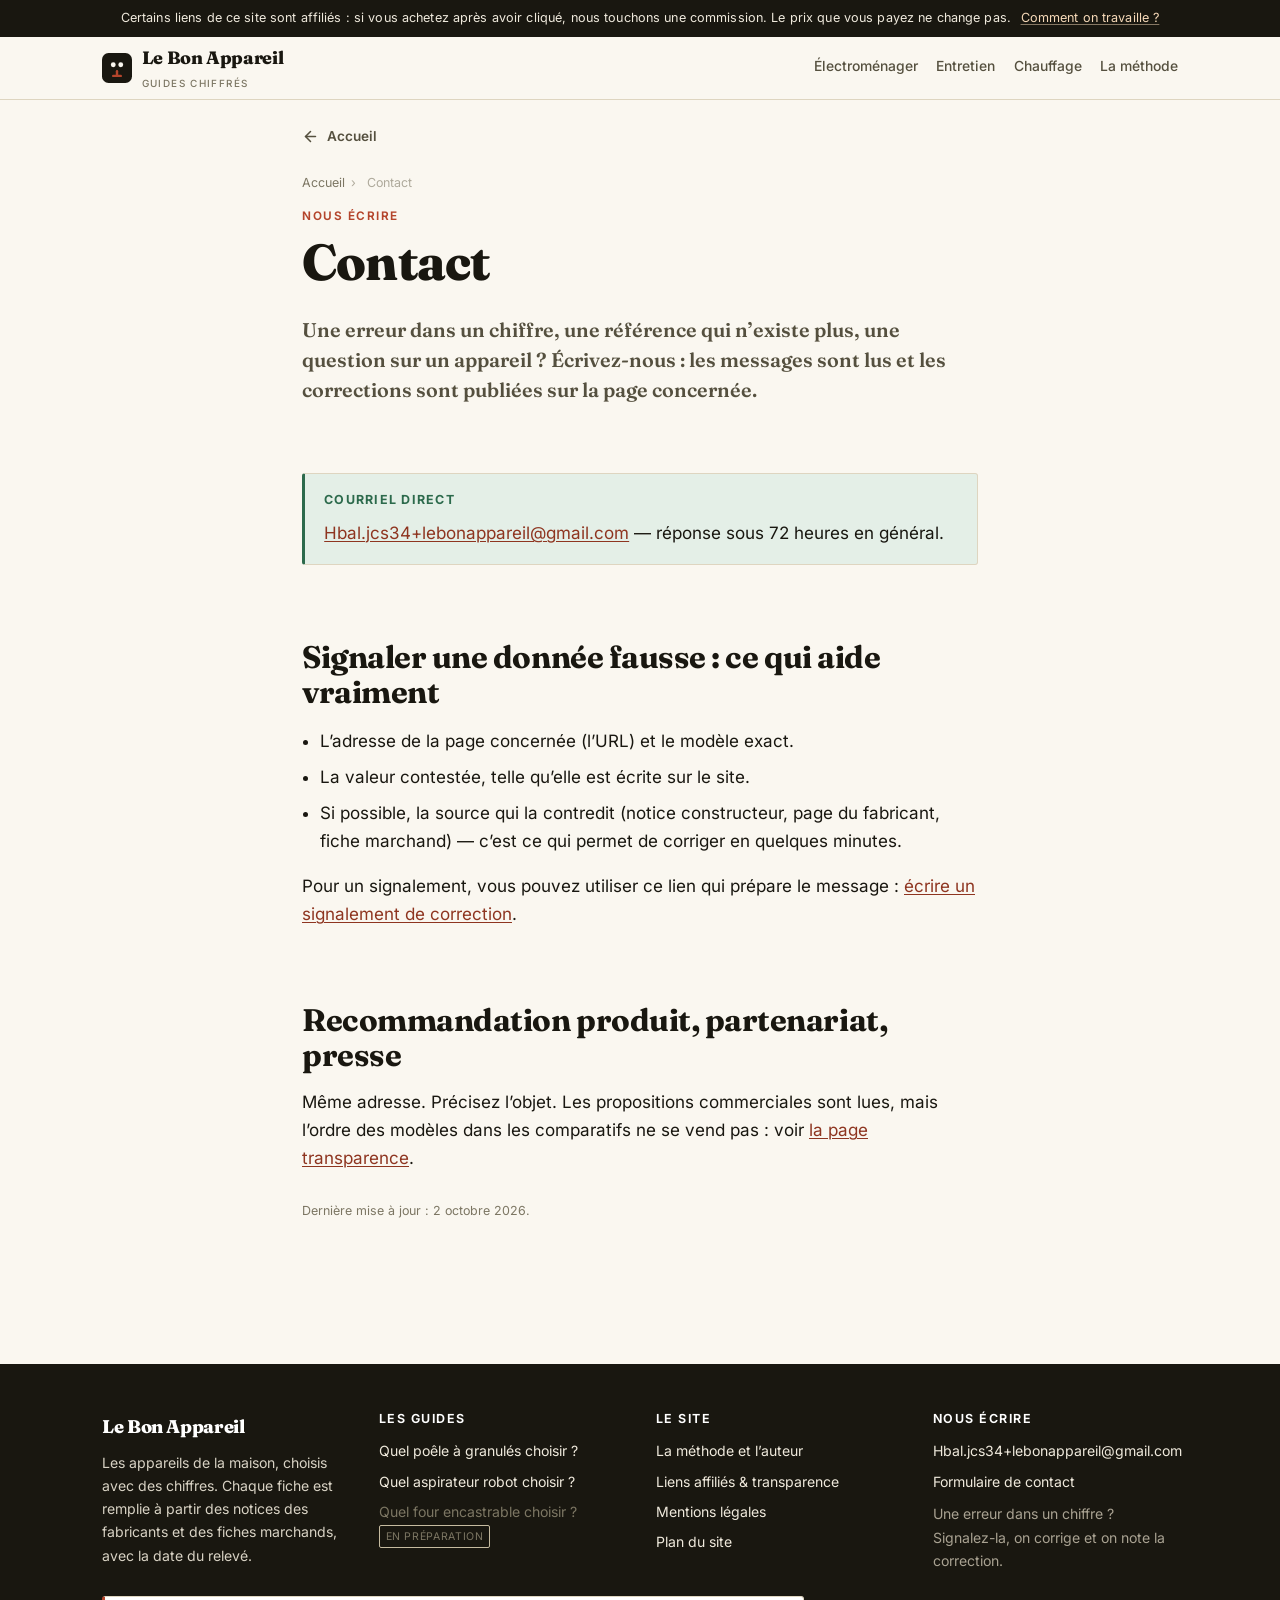
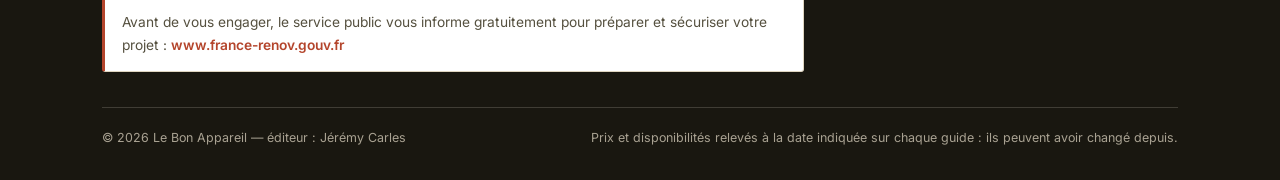
<file: contact/index.html>
<!DOCTYPE html>
<html lang="fr">
<head>
<meta charset="utf-8">
<meta name="viewport" content="width=device-width, initial-scale=1">
<title>Contact — Le Bon Appareil</title>
<meta name="description" content="Nous écrire : signaler une donnée fausse, proposer une correction, poser une question sur un appareil.">
<meta name="robots" content="index,follow">
<link rel="canonical" href="https://hbaljcs34-droid.github.io/contact/">
<meta property="og:site_name" content="Le Bon Appareil">
<meta property="og:locale" content="fr_FR">
<meta property="og:type" content="article">
<meta property="og:title" content="Contact — Le Bon Appareil">
<meta property="og:description" content="Nous écrire : signaler une donnée fausse, proposer une correction, poser une question sur un appareil.">
<meta property="og:url" content="https://hbaljcs34-droid.github.io/contact/">
<meta name="twitter:card" content="summary_large_image">
<link rel="icon" href="data:image/svg+xml,<svg xmlns='http://www.w3.org/2000/svg' viewBox='0 0 32 32'><rect width='32' height='32' rx='7' fill='%23191710'/><circle cx='12' cy='12.5' r='2.6' fill='%23FAF7F0'/><circle cx='20' cy='12.5' r='2.6' fill='%23FAF7F0'/><path d='M16 19.5v3.2' stroke='%23B4452C' stroke-width='2.6' stroke-linecap='round'/><path d='M12 24.4h8' stroke='%23B4452C' stroke-width='2.6' stroke-linecap='round'/></svg>">
<link rel="preload" href="/assets/fonts/1fab01e7.woff2" as="font" type="font/woff2" crossorigin>
<link rel="preload" href="/assets/fonts/36024e18.woff2" as="font" type="font/woff2" crossorigin>
<link rel="stylesheet" href="/assets/css/fonts.css">
<link rel="stylesheet" href="/assets/css/site.css">
<link rel="alternate" type="application/rss+xml" title="Le Bon Appareil" href="/flux.xml">
<script defer src="/assets/js/outil.js"></script>
</head>
<body>
<a class="sr" href="#contenu">Aller au contenu</a>
<div class="bandeau">
  <div class="enveloppe">
    <span>Certains liens de ce site sont affiliés : si vous achetez après avoir cliqué, nous touchons une commission. Le prix que vous payez ne change pas.</span>
    <a href="/liens-affilies/">Comment on travaille&nbsp;?</a>
  </div>
</div>
<header class="entete">
  <div class="enveloppe">
    <a class="marque" href="/">
      <svg class="marque__icone" viewBox="0 0 32 32" aria-hidden="true"><rect width="32" height="32" rx="7" fill="#191710"/><circle cx="12" cy="12.5" r="2.6" fill="#FAF7F0"/><circle cx="20" cy="12.5" r="2.6" fill="#FAF7F0"/><path d="M16 19.5v3.2" stroke="#B4452C" stroke-width="2.6" stroke-linecap="round"/><path d="M12 24.4h8" stroke="#B4452C" stroke-width="2.6" stroke-linecap="round"/></svg>
      <span><span class="marque__texte">Le Bon Appareil</span><span class="marque__sous">Guides chiffrés</span></span>
    </a>
    <nav class="nav" aria-label="Navigation principale"><a href="/electromenager/">Électroménager</a><a href="/aspirateur-robot/">Entretien</a><a href="/poele-a-granules/">Chauffage</a><a href="/a-propos/">La méthode</a></nav>
  </div>
</header>

<main id="contenu">
<div class="enveloppe lecture">
  <a class="retour" href="/"><svg viewBox="0 0 24 24" fill="none" stroke="currentColor" stroke-width="2.2" stroke-linecap="round" stroke-linejoin="round" aria-hidden="true"><path d="M19 12H5"/><path d="M12 19l-7-7 7-7"/></svg>Accueil</a>
  <nav class="fil" aria-label="Fil d’Ariane"><a href="/">Accueil</a><span aria-hidden="true">›</span><span>Contact</span></nav>
  <section class="ouverture" style="border-bottom:0;padding-top:.6rem">
    <p class="surtitre">Nous écrire</p>
    <h1>Contact</h1>
    <p class="chapo">Une erreur dans un chiffre, une référence qui n’existe plus, une question sur un appareil&nbsp;? Écrivez-nous&nbsp;: les messages sont lus et les corrections sont publiées sur la page concernée.</p>
  </section>

  <div class="encart encart--outil">
    <p class="encart__titre">Courriel direct</p>
    <p style="margin:0"><a href="mailto:Hbal.jcs34+lebonappareil@gmail.com">Hbal.jcs34+lebonappareil@gmail.com</a> — réponse sous 72&nbsp;heures en général.</p>
  </div>

  <h2>Signaler une donnée fausse&nbsp;: ce qui aide vraiment</h2>
  <ul class="liste-propre">
    <li>L’adresse de la page concernée (l’URL) et le modèle exact.</li>
    <li>La valeur contestée, telle qu’elle est écrite sur le site.</li>
    <li>Si possible, la source qui la contredit (notice constructeur, page du fabricant, fiche marchand) — c’est ce qui permet de corriger en quelques minutes.</li>
  </ul>
  <p>Pour un signalement, vous pouvez utiliser ce lien qui prépare le message&nbsp;: <a href="mailto:Hbal.jcs34+lebonappareil@gmail.com?subject=%5BCorrection%5D%20page%20%2B%20mod%C3%A8le&body=Page%20%3A%20%0AMod%C3%A8le%20%3A%20%0ADonn%C3%A9e%20%C3%A0%20corriger%20%3A%20%0ASource%20%3A%20">écrire un signalement de correction</a>.</p>

  <h2>Recommandation produit, partenariat, presse</h2>
  <p>Même adresse. Précisez l’objet. Les propositions commerciales sont lues, mais l’ordre des modèles dans les comparatifs ne se vend pas&nbsp;: voir <a href="/liens-affilies/">la page transparence</a>.</p>

  <p class="maj">Dernière mise à jour&nbsp;: 2 octobre 2026.</p>
</div>
</main>
</main>
<footer class="pied">
  <div class="enveloppe">
    <div class="pied__grille">
      <div>
        <div class="pied__marque">Le Bon Appareil</div>
        <p style="margin:0;max-width:34ch">Les appareils de la maison, choisis avec des chiffres. Chaque fiche est remplie à partir des notices des fabricants et des fiches marchands, avec la date du relevé.</p>
      </div>
      <div>
        <h4>Les guides</h4>
        <ul><li><a href="/poele-a-granules/">Quel poêle à granulés choisir ?</a></li><li><a href="/aspirateur-robot/">Quel aspirateur robot choisir ?</a></li><li class="muet">Quel four encastrable choisir ? <span class="etiquette-avenir">en préparation</span></li></ul>
      </div>
      <div>
        <h4>Le site</h4>
        <ul>
          <li><a href="/a-propos/">La méthode et l’auteur</a></li>
          <li><a href="/liens-affilies/">Liens affiliés &amp; transparence</a></li>
          <li><a href="/mentions-legales/">Mentions légales</a></li>
          <li><a href="/plan-du-site/">Plan du site</a></li>
        </ul>
      </div>
      <div>
        <h4>Nous écrire</h4>
        <ul>
          <li><a href="mailto:Hbal.jcs34+lebonappareil@gmail.com">Hbal.jcs34+lebonappareil@gmail.com</a></li>
          <li><a href="/contact/">Formulaire de contact</a></li>
        </ul>
        <p class="muet" style="color:#A9A292;margin:.6rem 0 0">Une erreur dans un chiffre&nbsp;? Signalez-la, on corrige et on note la correction.</p>
      </div>
    </div>
    <p class="france-renov">Avant de vous engager, le service public vous informe gratuitement pour préparer et sécuriser votre projet : <a href="https://www.france-renov.gouv.fr" rel="noopener">www.france-renov.gouv.fr</a></p>
    <div class="pied__bas">
      <span>© 2026 Le Bon Appareil — éditeur : Jérémy Carles</span>
      <span>Prix et disponibilités relevés à la date indiquée sur chaque guide : ils peuvent avoir changé depuis.</span>
    </div>
  </div>
</footer>
</body>
</html>
</file>
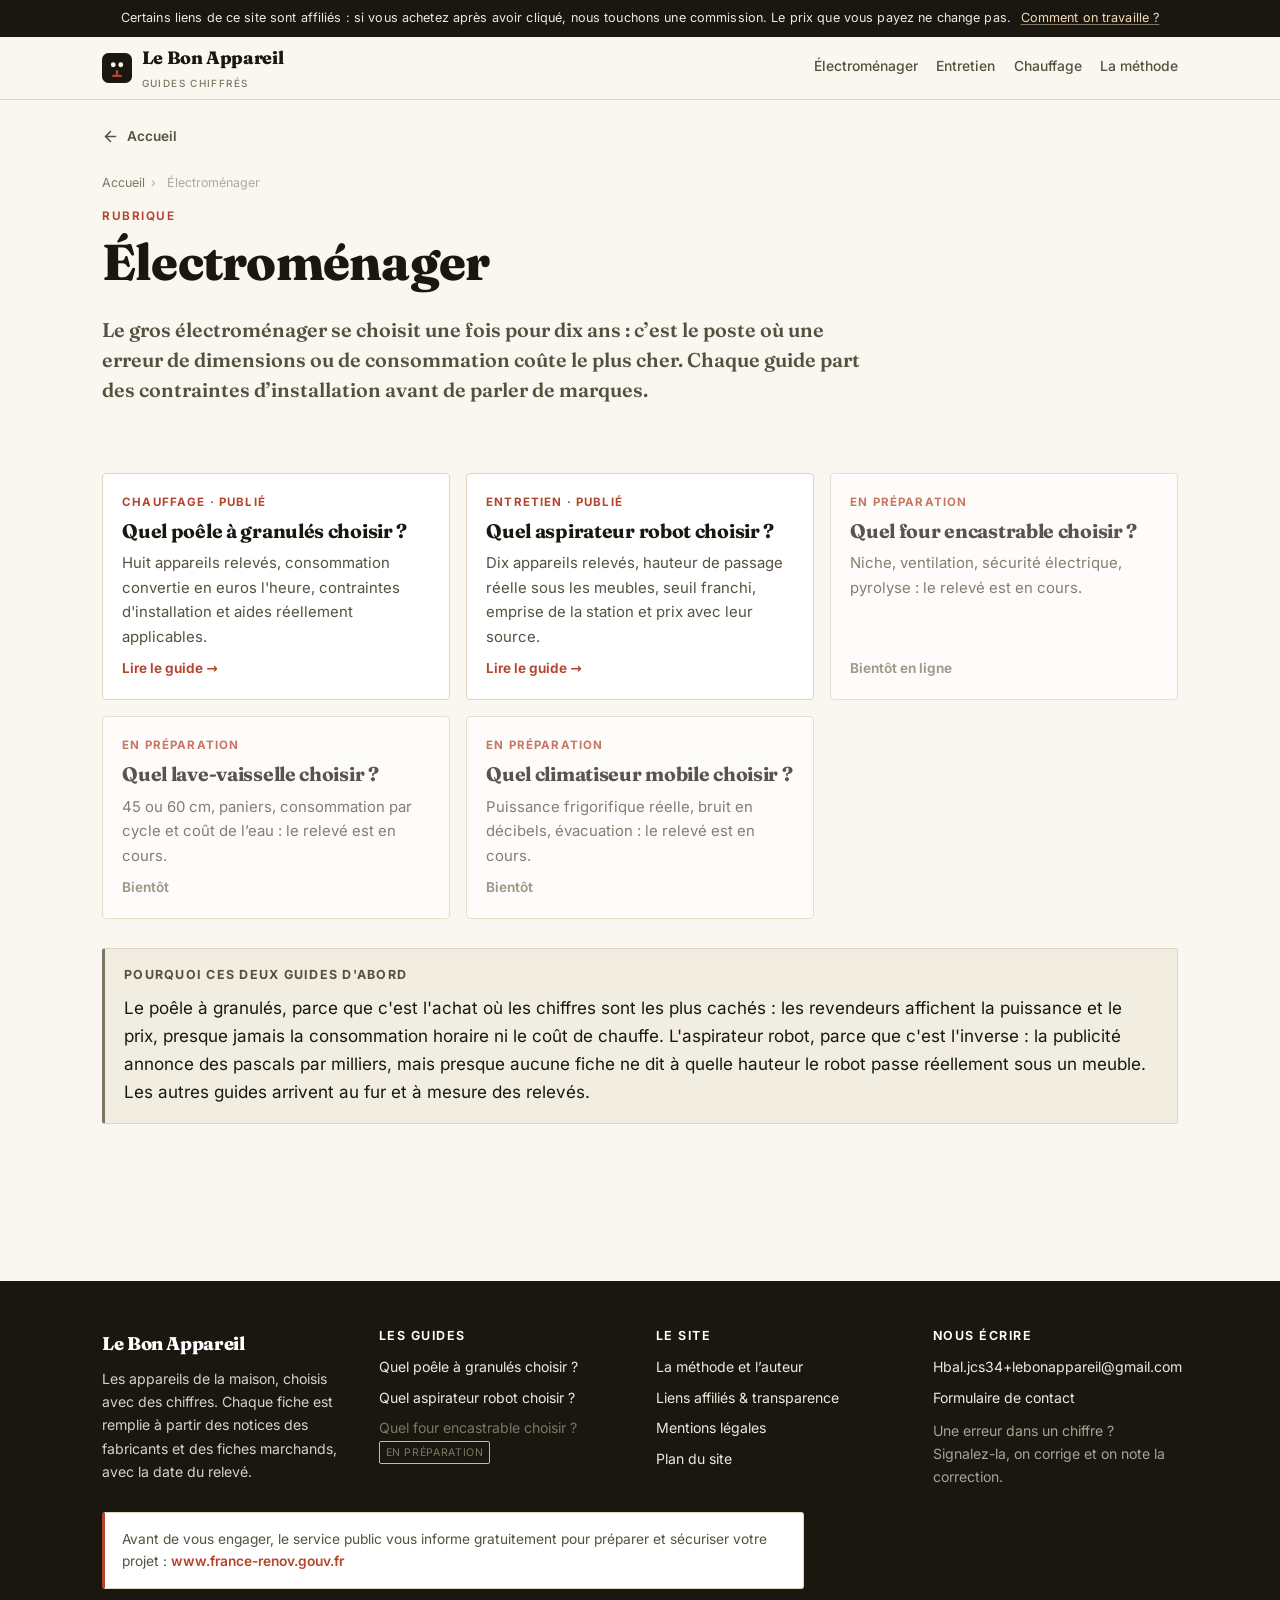
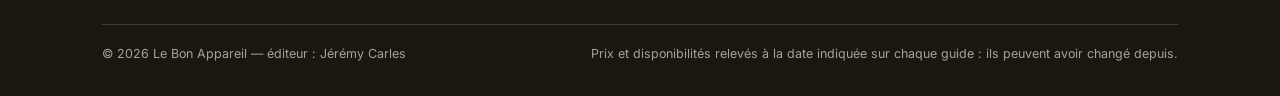
<file: electromenager/index.html>
<!DOCTYPE html>
<html lang="fr">
<head>
<meta charset="utf-8">
<meta name="viewport" content="width=device-width, initial-scale=1">
<title>Électroménager — guides d’achat chiffrés</title>
<meta name="description" content="Les guides électroménager : four encastrable, lave-vaisselle, climatiseur mobile. Contraintes d’installation, consommation, coût à l’usage.">
<meta name="robots" content="index,follow">
<link rel="canonical" href="https://hbaljcs34-droid.github.io/electromenager/">
<meta property="og:site_name" content="Le Bon Appareil">
<meta property="og:locale" content="fr_FR">
<meta property="og:type" content="website">
<meta property="og:title" content="Électroménager — guides d’achat chiffrés">
<meta property="og:description" content="Les guides électroménager : four encastrable, lave-vaisselle, climatiseur mobile. Contraintes d’installation, consommation, coût à l’usage.">
<meta property="og:url" content="https://hbaljcs34-droid.github.io/electromenager/">
<meta name="twitter:card" content="summary_large_image">
<link rel="icon" href="data:image/svg+xml,<svg xmlns='http://www.w3.org/2000/svg' viewBox='0 0 32 32'><rect width='32' height='32' rx='7' fill='%23191710'/><circle cx='12' cy='12.5' r='2.6' fill='%23FAF7F0'/><circle cx='20' cy='12.5' r='2.6' fill='%23FAF7F0'/><path d='M16 19.5v3.2' stroke='%23B4452C' stroke-width='2.6' stroke-linecap='round'/><path d='M12 24.4h8' stroke='%23B4452C' stroke-width='2.6' stroke-linecap='round'/></svg>">
<link rel="preload" href="/assets/fonts/1fab01e7.woff2" as="font" type="font/woff2" crossorigin>
<link rel="preload" href="/assets/fonts/36024e18.woff2" as="font" type="font/woff2" crossorigin>
<link rel="stylesheet" href="/assets/css/fonts.css">
<link rel="stylesheet" href="/assets/css/site.css">
<script type="application/ld+json">{"@context":"https://schema.org","@type":"Article","headline":"Électroménager","description":"Guides d’achat électroménager","inLanguage":"fr-FR","datePublished":"2026-09-28","dateModified":"2026-09-28","author":{"@type":"Person","name":"Jérémy Carles","url":"https://hbaljcs34-droid.github.io/a-propos/"},"publisher":{"@type":"Organization","name":"Le Bon Appareil","url":"https://hbaljcs34-droid.github.io"},"mainEntityOfPage":"https://hbaljcs34-droid.github.io/electromenager/","about":{"@type":"WebPageElement","@id":"https://hbaljcs34-droid.github.io/electromenager/#contenu"},"isAccessibleForFree":true}</script>
<script type="application/ld+json">{"@context":"https://schema.org","@type":"BreadcrumbList","itemListElement":[{"@type":"ListItem","position":1,"name":"Accueil","item":"https://hbaljcs34-droid.github.io/"},{"@type":"ListItem","position":2,"name":"Électroménager","item":"https://hbaljcs34-droid.github.io/electromenager/"}]}</script>
<link rel="alternate" type="application/rss+xml" title="Le Bon Appareil" href="/flux.xml">
<script defer src="/assets/js/outil.js"></script>
</head>
<body>
<a class="sr" href="#contenu">Aller au contenu</a>
<div class="bandeau">
  <div class="enveloppe">
    <span>Certains liens de ce site sont affiliés : si vous achetez après avoir cliqué, nous touchons une commission. Le prix que vous payez ne change pas.</span>
    <a href="/liens-affilies/">Comment on travaille&nbsp;?</a>
  </div>
</div>
<header class="entete">
  <div class="enveloppe">
    <a class="marque" href="/">
      <svg class="marque__icone" viewBox="0 0 32 32" aria-hidden="true"><rect width="32" height="32" rx="7" fill="#191710"/><circle cx="12" cy="12.5" r="2.6" fill="#FAF7F0"/><circle cx="20" cy="12.5" r="2.6" fill="#FAF7F0"/><path d="M16 19.5v3.2" stroke="#B4452C" stroke-width="2.6" stroke-linecap="round"/><path d="M12 24.4h8" stroke="#B4452C" stroke-width="2.6" stroke-linecap="round"/></svg>
      <span><span class="marque__texte">Le Bon Appareil</span><span class="marque__sous">Guides chiffrés</span></span>
    </a>
    <nav class="nav" aria-label="Navigation principale"><a href="/electromenager/" class="actif">Électroménager</a><a href="/aspirateur-robot/">Entretien</a><a href="/poele-a-granules/">Chauffage</a><a href="/a-propos/">La méthode</a></nav>
  </div>
</header>

<main id="contenu">
<div class="enveloppe">
  <a class="retour" href="/"><svg viewBox="0 0 24 24" fill="none" stroke="currentColor" stroke-width="2.2" stroke-linecap="round" stroke-linejoin="round" aria-hidden="true"><path d="M19 12H5"/><path d="M12 19l-7-7 7-7"/></svg>Accueil</a>
  <nav class="fil" aria-label="Fil d’Ariane"><a href="/">Accueil</a><span aria-hidden="true">›</span><span>Électroménager</span></nav>
  <section class="ouverture" style="border-bottom:0;padding-top:.6rem">
    <p class="surtitre">Rubrique</p>
    <h1>Électroménager</h1>
    <p class="chapo">Le gros électroménager se choisit une fois pour dix ans&nbsp;: c’est le poste où une erreur de dimensions ou de consommation coûte le plus cher. Chaque guide part des contraintes d’installation avant de parler de marques.</p>
  </section>

  <div class="cartes">
    <a class="carte" href="/poele-a-granules/">
      <span class="carte__kicker">Chauffage · publié</span>
      <h3 class="carte__titre">Quel poêle à granulés choisir&nbsp;?</h3>
      <p class="carte__texte">Huit appareils relevés, consommation convertie en euros l'heure, contraintes d'installation et aides réellement applicables.</p>
      <span class="carte__fleche">Lire le guide →</span>
    </a>
    <a class="carte" href="/aspirateur-robot/">
      <span class="carte__kicker">Entretien · publié</span>
      <h3 class="carte__titre">Quel aspirateur robot choisir&nbsp;?</h3>
      <p class="carte__texte">Dix appareils relevés, hauteur de passage réelle sous les meubles, seuil franchi, emprise de la station et prix avec leur source.</p>
      <span class="carte__fleche">Lire le guide →</span>
    </a>
    <div class="carte carte--avenir">
      <span class="carte__kicker">En préparation</span>
      <h3 class="carte__titre">Quel four encastrable choisir&nbsp;?</h3>
      <p class="carte__texte">Niche, ventilation, sécurité électrique, pyrolyse&nbsp;: le relevé est en cours.</p>
      <span class="carte__fleche">Bientôt en ligne</span>
    </div>
    <div class="carte" style="opacity:.72">
      <span class="carte__kicker">En préparation</span>
      <h3 class="carte__titre">Quel lave-vaisselle choisir&nbsp;?</h3>
      <p class="carte__texte">45 ou 60&nbsp;cm, paniers, consommation par cycle et coût de l’eau&nbsp;: le relevé est en cours.</p>
      <span class="carte__fleche" style="color:var(--encre-3)">Bientôt</span>
    </div>
    <div class="carte" style="opacity:.72">
      <span class="carte__kicker">En préparation</span>
      <h3 class="carte__titre">Quel climatiseur mobile choisir&nbsp;?</h3>
      <p class="carte__texte">Puissance frigorifique réelle, bruit en décibels, évacuation&nbsp;: le relevé est en cours.</p>
      <span class="carte__fleche" style="color:var(--encre-3)">Bientôt</span>
    </div>
  </div>

  <div class="encart">
    <p class="encart__titre">Pourquoi ces deux guides d'abord</p>
    <p style="margin:0">Le poêle à granulés, parce que c'est l'achat où les chiffres sont les plus cachés&nbsp;: les revendeurs affichent la puissance et le prix, presque jamais la consommation horaire ni le coût de chauffe. L'aspirateur robot, parce que c'est l'inverse&nbsp;: la publicité annonce des pascals par milliers, mais presque aucune fiche ne dit à quelle hauteur le robot passe réellement sous un meuble. Les autres guides arrivent au fur et à mesure des relevés.</p>
  </div>
</div>
</main>
</main>
<footer class="pied">
  <div class="enveloppe">
    <div class="pied__grille">
      <div>
        <div class="pied__marque">Le Bon Appareil</div>
        <p style="margin:0;max-width:34ch">Les appareils de la maison, choisis avec des chiffres. Chaque fiche est remplie à partir des notices des fabricants et des fiches marchands, avec la date du relevé.</p>
      </div>
      <div>
        <h4>Les guides</h4>
        <ul><li><a href="/poele-a-granules/">Quel poêle à granulés choisir ?</a></li><li><a href="/aspirateur-robot/">Quel aspirateur robot choisir ?</a></li><li class="muet">Quel four encastrable choisir ? <span class="etiquette-avenir">en préparation</span></li></ul>
      </div>
      <div>
        <h4>Le site</h4>
        <ul>
          <li><a href="/a-propos/">La méthode et l’auteur</a></li>
          <li><a href="/liens-affilies/">Liens affiliés &amp; transparence</a></li>
          <li><a href="/mentions-legales/">Mentions légales</a></li>
          <li><a href="/plan-du-site/">Plan du site</a></li>
        </ul>
      </div>
      <div>
        <h4>Nous écrire</h4>
        <ul>
          <li><a href="mailto:Hbal.jcs34+lebonappareil@gmail.com">Hbal.jcs34+lebonappareil@gmail.com</a></li>
          <li><a href="/contact/">Formulaire de contact</a></li>
        </ul>
        <p class="muet" style="color:#A9A292;margin:.6rem 0 0">Une erreur dans un chiffre&nbsp;? Signalez-la, on corrige et on note la correction.</p>
      </div>
    </div>
    <p class="france-renov">Avant de vous engager, le service public vous informe gratuitement pour préparer et sécuriser votre projet : <a href="https://www.france-renov.gouv.fr" rel="noopener">www.france-renov.gouv.fr</a></p>
    <div class="pied__bas">
      <span>© 2026 Le Bon Appareil — éditeur : Jérémy Carles</span>
      <span>Prix et disponibilités relevés à la date indiquée sur chaque guide : ils peuvent avoir changé depuis.</span>
    </div>
  </div>
</footer>
</body>
</html>
</file>
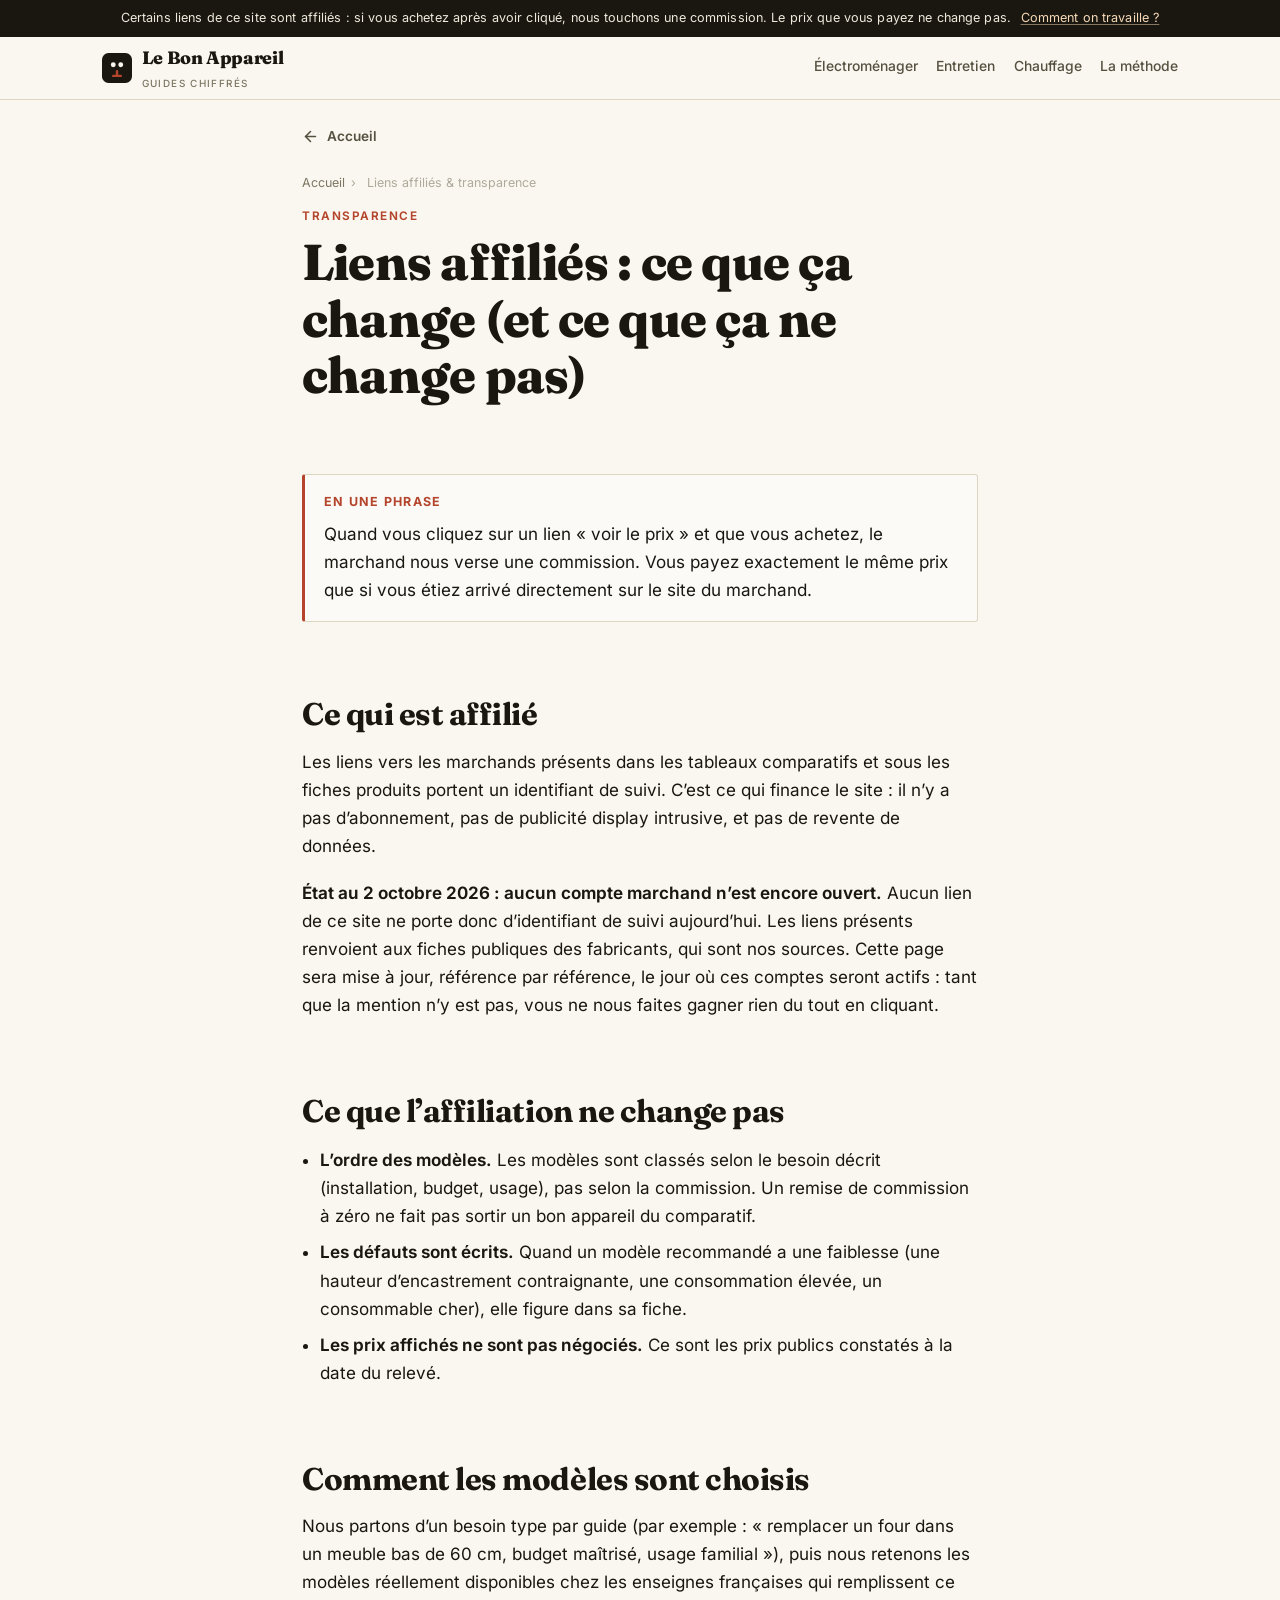
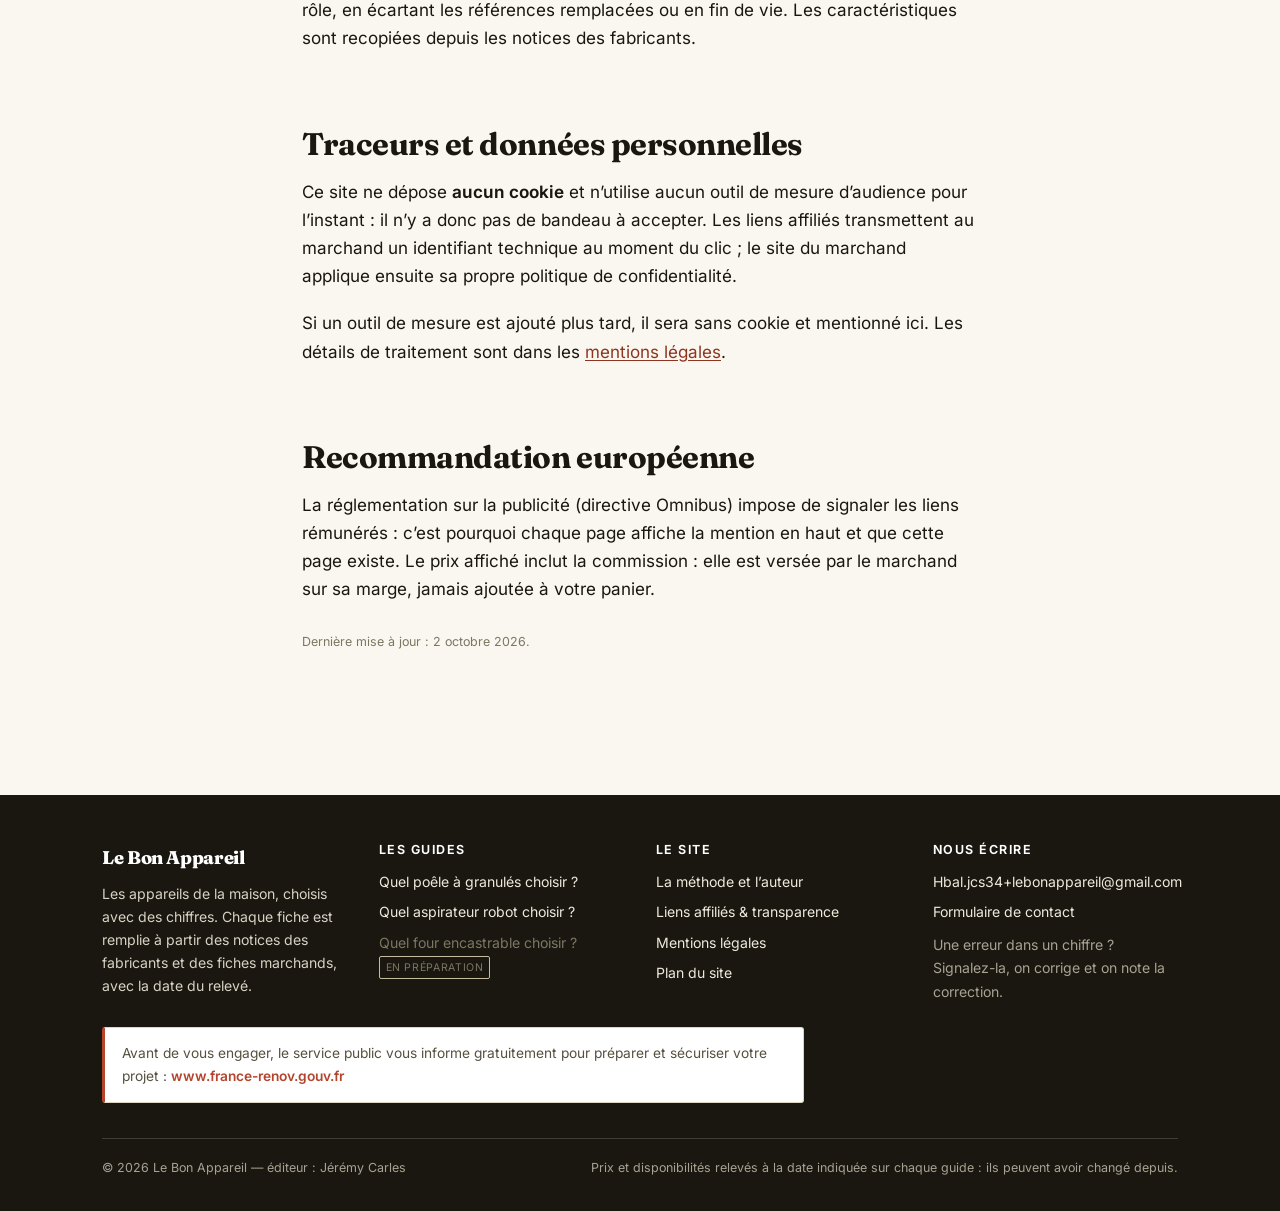
<file: liens-affilies/index.html>
<!DOCTYPE html>
<html lang="fr">
<head>
<meta charset="utf-8">
<meta name="viewport" content="width=device-width, initial-scale=1">
<title>Liens affiliés et transparence — Le Bon Appareil</title>
<meta name="description" content="Comment le site se finance : liens affiliés, prix inchangé pour le visiteur, ordre des modèles non vendu, aucun cookie de suivi.">
<meta name="robots" content="index,follow">
<link rel="canonical" href="https://hbaljcs34-droid.github.io/liens-affilies/">
<meta property="og:site_name" content="Le Bon Appareil">
<meta property="og:locale" content="fr_FR">
<meta property="og:type" content="article">
<meta property="og:title" content="Liens affiliés et transparence — Le Bon Appareil">
<meta property="og:description" content="Comment le site se finance : liens affiliés, prix inchangé pour le visiteur, ordre des modèles non vendu, aucun cookie de suivi.">
<meta property="og:url" content="https://hbaljcs34-droid.github.io/liens-affilies/">
<meta name="twitter:card" content="summary_large_image">
<link rel="icon" href="data:image/svg+xml,<svg xmlns='http://www.w3.org/2000/svg' viewBox='0 0 32 32'><rect width='32' height='32' rx='7' fill='%23191710'/><circle cx='12' cy='12.5' r='2.6' fill='%23FAF7F0'/><circle cx='20' cy='12.5' r='2.6' fill='%23FAF7F0'/><path d='M16 19.5v3.2' stroke='%23B4452C' stroke-width='2.6' stroke-linecap='round'/><path d='M12 24.4h8' stroke='%23B4452C' stroke-width='2.6' stroke-linecap='round'/></svg>">
<link rel="preload" href="/assets/fonts/1fab01e7.woff2" as="font" type="font/woff2" crossorigin>
<link rel="preload" href="/assets/fonts/36024e18.woff2" as="font" type="font/woff2" crossorigin>
<link rel="stylesheet" href="/assets/css/fonts.css">
<link rel="stylesheet" href="/assets/css/site.css">
<link rel="alternate" type="application/rss+xml" title="Le Bon Appareil" href="/flux.xml">
<script defer src="/assets/js/outil.js"></script>
</head>
<body>
<a class="sr" href="#contenu">Aller au contenu</a>
<div class="bandeau">
  <div class="enveloppe">
    <span>Certains liens de ce site sont affiliés : si vous achetez après avoir cliqué, nous touchons une commission. Le prix que vous payez ne change pas.</span>
    <a href="/liens-affilies/">Comment on travaille&nbsp;?</a>
  </div>
</div>
<header class="entete">
  <div class="enveloppe">
    <a class="marque" href="/">
      <svg class="marque__icone" viewBox="0 0 32 32" aria-hidden="true"><rect width="32" height="32" rx="7" fill="#191710"/><circle cx="12" cy="12.5" r="2.6" fill="#FAF7F0"/><circle cx="20" cy="12.5" r="2.6" fill="#FAF7F0"/><path d="M16 19.5v3.2" stroke="#B4452C" stroke-width="2.6" stroke-linecap="round"/><path d="M12 24.4h8" stroke="#B4452C" stroke-width="2.6" stroke-linecap="round"/></svg>
      <span><span class="marque__texte">Le Bon Appareil</span><span class="marque__sous">Guides chiffrés</span></span>
    </a>
    <nav class="nav" aria-label="Navigation principale"><a href="/electromenager/">Électroménager</a><a href="/aspirateur-robot/">Entretien</a><a href="/poele-a-granules/">Chauffage</a><a href="/a-propos/">La méthode</a></nav>
  </div>
</header>

<main id="contenu">
<div class="enveloppe lecture">
  <a class="retour" href="/"><svg viewBox="0 0 24 24" fill="none" stroke="currentColor" stroke-width="2.2" stroke-linecap="round" stroke-linejoin="round" aria-hidden="true"><path d="M19 12H5"/><path d="M12 19l-7-7 7-7"/></svg>Accueil</a>
  <nav class="fil" aria-label="Fil d’Ariane"><a href="/">Accueil</a><span aria-hidden="true">›</span><span>Liens affiliés & transparence</span></nav>
  <section class="ouverture" style="border-bottom:0;padding-top:.6rem">
    <p class="surtitre">Transparence</p>
    <h1>Liens affiliés&nbsp;: ce que ça change (et ce que ça ne change pas)</h1>
  </section>

  <div class="encart encart--verite">
    <p class="encart__titre">En une phrase</p>
    <p style="margin:0">Quand vous cliquez sur un lien «&nbsp;voir le prix&nbsp;» et que vous achetez, le marchand nous verse une commission. Vous payez exactement le même prix que si vous étiez arrivé directement sur le site du marchand.</p>
  </div>

  <h2>Ce qui est affilié</h2>
  <p>Les liens vers les marchands présents dans les tableaux comparatifs et sous les fiches produits portent un identifiant de suivi. C’est ce qui finance le site&nbsp;: il n’y a pas d’abonnement, pas de publicité display intrusive, et pas de revente de données.</p>
  <p><strong>État au 2 octobre 2026&nbsp;: aucun compte marchand n’est encore ouvert.</strong> Aucun lien de ce site ne porte donc d’identifiant de suivi aujourd’hui. Les liens présents renvoient aux fiches publiques des fabricants, qui sont nos sources. Cette page sera mise à jour, référence par référence, le jour où ces comptes seront actifs&nbsp;: tant que la mention n’y est pas, vous ne nous faites gagner rien du tout en cliquant.</p>

  <h2>Ce que l’affiliation ne change pas</h2>
  <ul class="liste-propre">
    <li><strong>L’ordre des modèles.</strong> Les modèles sont classés selon le besoin décrit (installation, budget, usage), pas selon la commission. Un remise de commission à zéro ne fait pas sortir un bon appareil du comparatif.</li>
    <li><strong>Les défauts sont écrits.</strong> Quand un modèle recommandé a une faiblesse (une hauteur d’encastrement contraignante, une consommation élevée, un consommable cher), elle figure dans sa fiche.</li>
    <li><strong>Les prix affichés ne sont pas négociés.</strong> Ce sont les prix publics constatés à la date du relevé.</li>
  </ul>

  <h2>Comment les modèles sont choisis</h2>
  <p>Nous partons d’un besoin type par guide (par exemple&nbsp;: «&nbsp;remplacer un four dans un meuble bas de 60&nbsp;cm, budget maîtrisé, usage familial&nbsp;»), puis nous retenons les modèles réellement disponibles chez les enseignes françaises qui remplissent ce rôle, en écartant les références remplacées ou en fin de vie. Les caractéristiques sont recopiées depuis les notices des fabricants.</p>

  <h2>Traceurs et données personnelles</h2>
  <p>Ce site ne dépose <strong>aucun cookie</strong> et n’utilise aucun outil de mesure d’audience pour l’instant&nbsp;: il n’y a donc pas de bandeau à accepter. Les liens affiliés transmettent au marchand un identifiant technique au moment du clic&nbsp;; le site du marchand applique ensuite sa propre politique de confidentialité.</p>
  <p>Si un outil de mesure est ajouté plus tard, il sera sans cookie et mentionné ici. Les détails de traitement sont dans les <a href="/mentions-legales/">mentions légales</a>.</p>

  <h2>Recommandation européenne</h2>
  <p>La réglementation sur la publicité (directive Omnibus) impose de signaler les liens rémunérés&nbsp;: c’est pourquoi chaque page affiche la mention en haut et que cette page existe. Le prix affiché inclut la commission&nbsp;: elle est versée par le marchand sur sa marge, jamais ajoutée à votre panier.</p>

  <p class="maj">Dernière mise à jour&nbsp;: 2 octobre 2026.</p>
</div>
</main>
</main>
<footer class="pied">
  <div class="enveloppe">
    <div class="pied__grille">
      <div>
        <div class="pied__marque">Le Bon Appareil</div>
        <p style="margin:0;max-width:34ch">Les appareils de la maison, choisis avec des chiffres. Chaque fiche est remplie à partir des notices des fabricants et des fiches marchands, avec la date du relevé.</p>
      </div>
      <div>
        <h4>Les guides</h4>
        <ul><li><a href="/poele-a-granules/">Quel poêle à granulés choisir ?</a></li><li><a href="/aspirateur-robot/">Quel aspirateur robot choisir ?</a></li><li class="muet">Quel four encastrable choisir ? <span class="etiquette-avenir">en préparation</span></li></ul>
      </div>
      <div>
        <h4>Le site</h4>
        <ul>
          <li><a href="/a-propos/">La méthode et l’auteur</a></li>
          <li><a href="/liens-affilies/">Liens affiliés &amp; transparence</a></li>
          <li><a href="/mentions-legales/">Mentions légales</a></li>
          <li><a href="/plan-du-site/">Plan du site</a></li>
        </ul>
      </div>
      <div>
        <h4>Nous écrire</h4>
        <ul>
          <li><a href="mailto:Hbal.jcs34+lebonappareil@gmail.com">Hbal.jcs34+lebonappareil@gmail.com</a></li>
          <li><a href="/contact/">Formulaire de contact</a></li>
        </ul>
        <p class="muet" style="color:#A9A292;margin:.6rem 0 0">Une erreur dans un chiffre&nbsp;? Signalez-la, on corrige et on note la correction.</p>
      </div>
    </div>
    <p class="france-renov">Avant de vous engager, le service public vous informe gratuitement pour préparer et sécuriser votre projet : <a href="https://www.france-renov.gouv.fr" rel="noopener">www.france-renov.gouv.fr</a></p>
    <div class="pied__bas">
      <span>© 2026 Le Bon Appareil — éditeur : Jérémy Carles</span>
      <span>Prix et disponibilités relevés à la date indiquée sur chaque guide : ils peuvent avoir changé depuis.</span>
    </div>
  </div>
</footer>
</body>
</html>
</file>
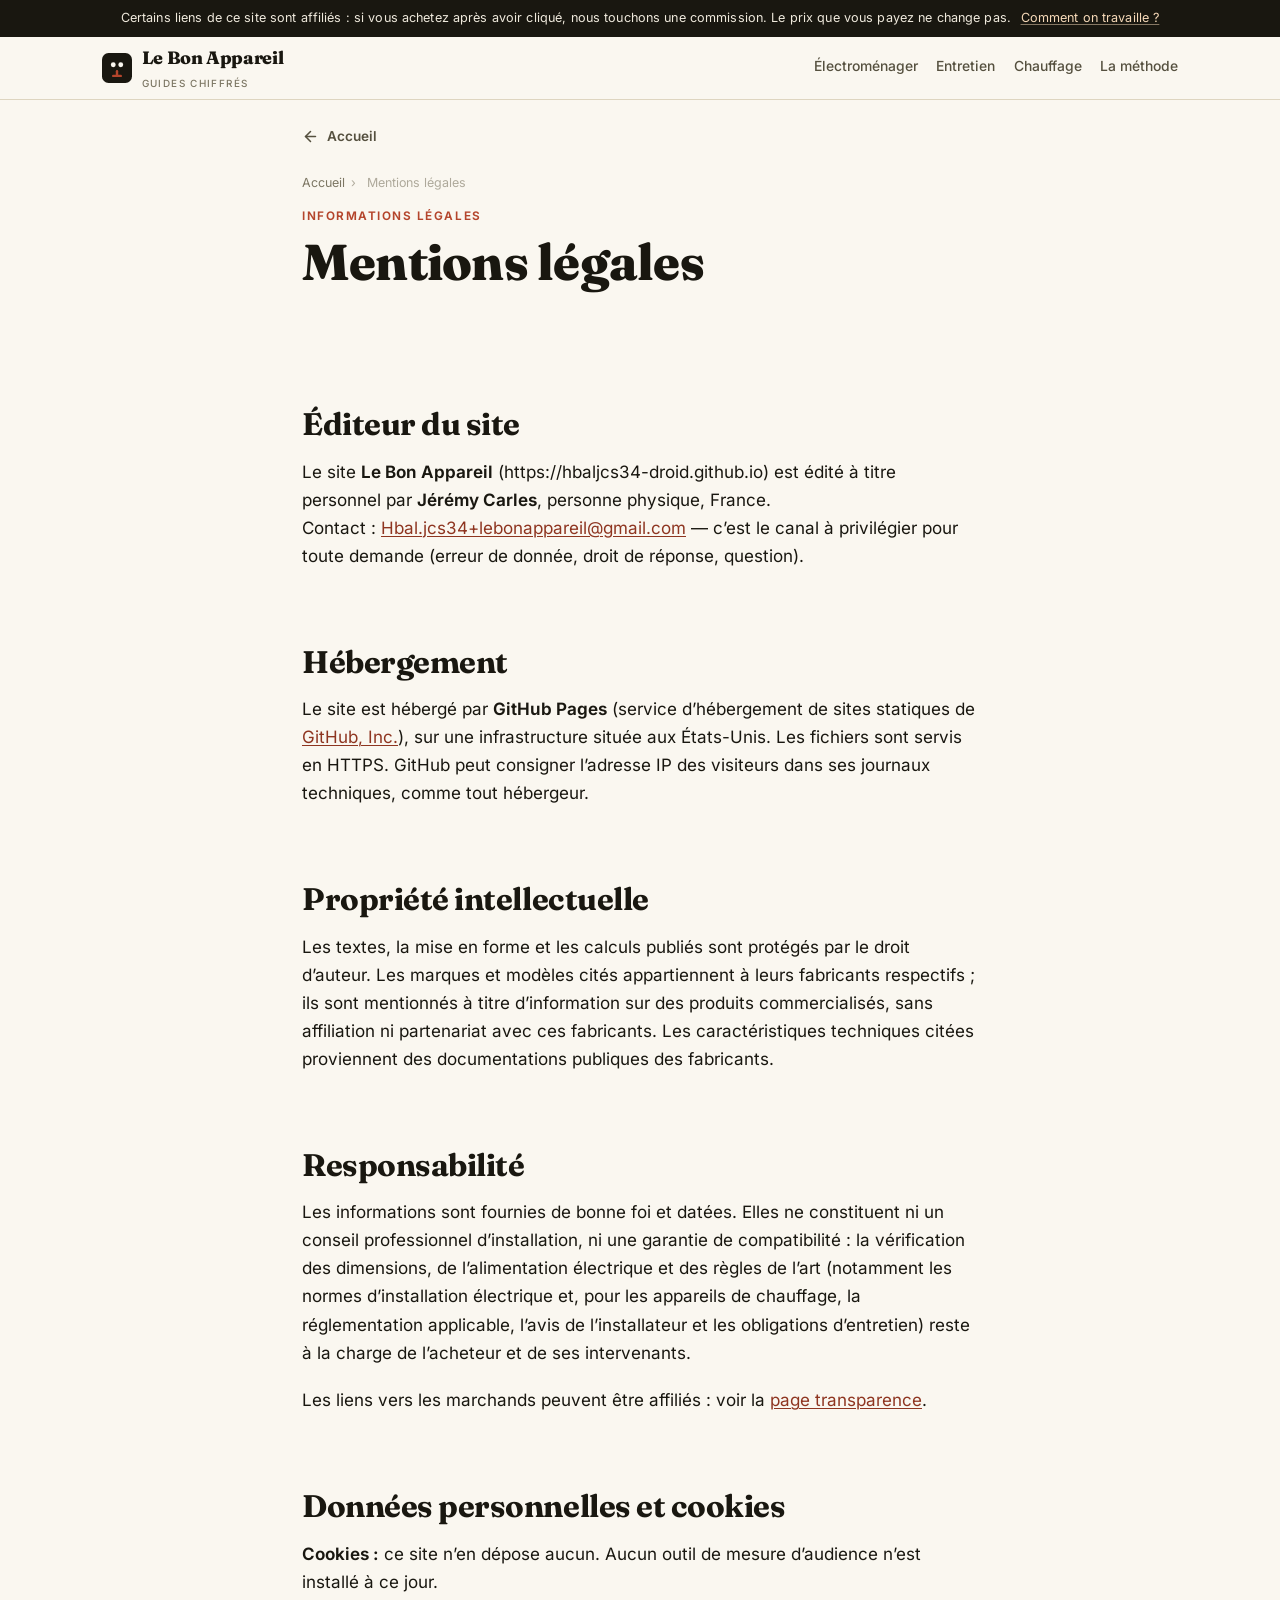
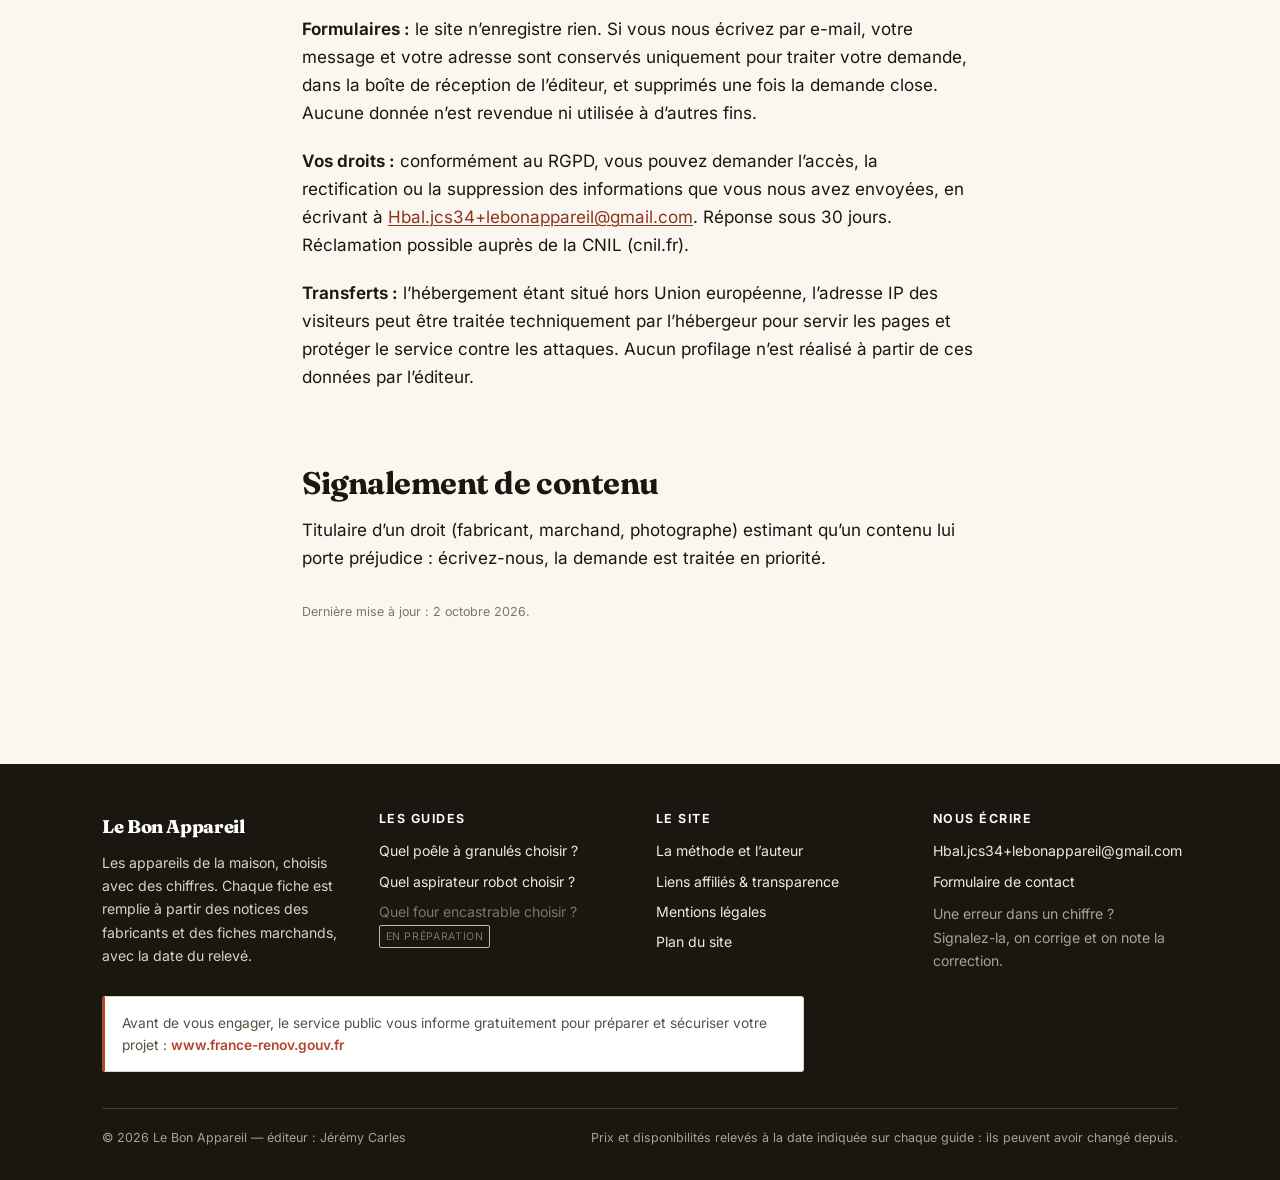
<file: mentions-legales/index.html>
<!DOCTYPE html>
<html lang="fr">
<head>
<meta charset="utf-8">
<meta name="viewport" content="width=device-width, initial-scale=1">
<title>Mentions légales — Le Bon Appareil</title>
<meta name="description" content="Éditeur, hébergeur, propriété intellectuelle, responsabilité, données personnelles et cookies du site Le Bon Appareil.">
<meta name="robots" content="index,follow">
<link rel="canonical" href="https://hbaljcs34-droid.github.io/mentions-legales/">
<meta property="og:site_name" content="Le Bon Appareil">
<meta property="og:locale" content="fr_FR">
<meta property="og:type" content="article">
<meta property="og:title" content="Mentions légales — Le Bon Appareil">
<meta property="og:description" content="Éditeur, hébergeur, propriété intellectuelle, responsabilité, données personnelles et cookies du site Le Bon Appareil.">
<meta property="og:url" content="https://hbaljcs34-droid.github.io/mentions-legales/">
<meta name="twitter:card" content="summary_large_image">
<link rel="icon" href="data:image/svg+xml,<svg xmlns='http://www.w3.org/2000/svg' viewBox='0 0 32 32'><rect width='32' height='32' rx='7' fill='%23191710'/><circle cx='12' cy='12.5' r='2.6' fill='%23FAF7F0'/><circle cx='20' cy='12.5' r='2.6' fill='%23FAF7F0'/><path d='M16 19.5v3.2' stroke='%23B4452C' stroke-width='2.6' stroke-linecap='round'/><path d='M12 24.4h8' stroke='%23B4452C' stroke-width='2.6' stroke-linecap='round'/></svg>">
<link rel="preload" href="/assets/fonts/1fab01e7.woff2" as="font" type="font/woff2" crossorigin>
<link rel="preload" href="/assets/fonts/36024e18.woff2" as="font" type="font/woff2" crossorigin>
<link rel="stylesheet" href="/assets/css/fonts.css">
<link rel="stylesheet" href="/assets/css/site.css">
<link rel="alternate" type="application/rss+xml" title="Le Bon Appareil" href="/flux.xml">
<script defer src="/assets/js/outil.js"></script>
</head>
<body>
<a class="sr" href="#contenu">Aller au contenu</a>
<div class="bandeau">
  <div class="enveloppe">
    <span>Certains liens de ce site sont affiliés : si vous achetez après avoir cliqué, nous touchons une commission. Le prix que vous payez ne change pas.</span>
    <a href="/liens-affilies/">Comment on travaille&nbsp;?</a>
  </div>
</div>
<header class="entete">
  <div class="enveloppe">
    <a class="marque" href="/">
      <svg class="marque__icone" viewBox="0 0 32 32" aria-hidden="true"><rect width="32" height="32" rx="7" fill="#191710"/><circle cx="12" cy="12.5" r="2.6" fill="#FAF7F0"/><circle cx="20" cy="12.5" r="2.6" fill="#FAF7F0"/><path d="M16 19.5v3.2" stroke="#B4452C" stroke-width="2.6" stroke-linecap="round"/><path d="M12 24.4h8" stroke="#B4452C" stroke-width="2.6" stroke-linecap="round"/></svg>
      <span><span class="marque__texte">Le Bon Appareil</span><span class="marque__sous">Guides chiffrés</span></span>
    </a>
    <nav class="nav" aria-label="Navigation principale"><a href="/electromenager/">Électroménager</a><a href="/aspirateur-robot/">Entretien</a><a href="/poele-a-granules/">Chauffage</a><a href="/a-propos/">La méthode</a></nav>
  </div>
</header>

<main id="contenu">
<div class="enveloppe lecture">
  <a class="retour" href="/"><svg viewBox="0 0 24 24" fill="none" stroke="currentColor" stroke-width="2.2" stroke-linecap="round" stroke-linejoin="round" aria-hidden="true"><path d="M19 12H5"/><path d="M12 19l-7-7 7-7"/></svg>Accueil</a>
  <nav class="fil" aria-label="Fil d’Ariane"><a href="/">Accueil</a><span aria-hidden="true">›</span><span>Mentions légales</span></nav>
  <section class="ouverture" style="border-bottom:0;padding-top:.6rem">
    <p class="surtitre">Informations légales</p>
    <h1>Mentions légales</h1>
  </section>

  <h2>Éditeur du site</h2>
  <p>Le site <strong>Le Bon Appareil</strong> (https://hbaljcs34-droid.github.io) est édité à titre personnel par <strong>Jérémy Carles</strong>, personne physique, France.<br>
  Contact&nbsp;: <a href="mailto:Hbal.jcs34+lebonappareil@gmail.com">Hbal.jcs34+lebonappareil@gmail.com</a> — c’est le canal à privilégier pour toute demande (erreur de donnée, droit de réponse, question).</p>

  <h2>Hébergement</h2>
  <p>Le site est hébergé par <strong>GitHub Pages</strong> (service d’hébergement de sites statiques de <a href="https://github.com" rel="nofollow noopener" target="_blank">GitHub, Inc.</a>), sur une infrastructure située aux États-Unis. Les fichiers sont servis en HTTPS. GitHub peut consigner l’adresse IP des visiteurs dans ses journaux techniques, comme tout hébergeur.</p>

  <h2>Propriété intellectuelle</h2>
  <p>Les textes, la mise en forme et les calculs publiés sont protégés par le droit d’auteur. Les marques et modèles cités appartiennent à leurs fabricants respectifs&nbsp;; ils sont mentionnés à titre d’information sur des produits commercialisés, sans affiliation ni partenariat avec ces fabricants. Les caractéristiques techniques citées proviennent des documentations publiques des fabricants.</p>

  <h2>Responsabilité</h2>
  <p>Les informations sont fournies de bonne foi et datées. Elles ne constituent ni un conseil professionnel d’installation, ni une garantie de compatibilité&nbsp;: la vérification des dimensions, de l’alimentation électrique et des règles de l’art (notamment les normes d’installation électrique et, pour les appareils de chauffage, la réglementation applicable, l’avis de l’installateur et les obligations d’entretien) reste à la charge de l’acheteur et de ses intervenants.</p>
  <p>Les liens vers les marchands peuvent être affiliés&nbsp;: voir la <a href="/liens-affilies/">page transparence</a>.</p>

  <h2>Données personnelles et cookies</h2>
  <p><strong>Cookies&nbsp;:</strong> ce site n’en dépose aucun. Aucun outil de mesure d’audience n’est installé à ce jour.</p>
  <p><strong>Formulaires&nbsp;:</strong> le site n’enregistre rien. Si vous nous écrivez par e-mail, votre message et votre adresse sont conservés uniquement pour traiter votre demande, dans la boîte de réception de l’éditeur, et supprimés une fois la demande close. Aucune donnée n’est revendue ni utilisée à d’autres fins.</p>
  <p><strong>Vos droits&nbsp;:</strong> conformément au RGPD, vous pouvez demander l’accès, la rectification ou la suppression des informations que vous nous avez envoyées, en écrivant à <a href="mailto:Hbal.jcs34+lebonappareil@gmail.com">Hbal.jcs34+lebonappareil@gmail.com</a>. Réponse sous 30&nbsp;jours. Réclamation possible auprès de la CNIL (cnil.fr).</p>
  <p><strong>Transferts&nbsp;:</strong> l’hébergement étant situé hors Union européenne, l’adresse IP des visiteurs peut être traitée techniquement par l’hébergeur pour servir les pages et protéger le service contre les attaques. Aucun profilage n’est réalisé à partir de ces données par l’éditeur.</p>

  <h2>Signalement de contenu</h2>
  <p>Titulaire d’un droit (fabricant, marchand, photographe) estimant qu’un contenu lui porte préjudice&nbsp;: écrivez-nous, la demande est traitée en priorité.</p>

  <p class="maj">Dernière mise à jour&nbsp;: 2 octobre 2026.</p>
</div>
</main>
</main>
<footer class="pied">
  <div class="enveloppe">
    <div class="pied__grille">
      <div>
        <div class="pied__marque">Le Bon Appareil</div>
        <p style="margin:0;max-width:34ch">Les appareils de la maison, choisis avec des chiffres. Chaque fiche est remplie à partir des notices des fabricants et des fiches marchands, avec la date du relevé.</p>
      </div>
      <div>
        <h4>Les guides</h4>
        <ul><li><a href="/poele-a-granules/">Quel poêle à granulés choisir ?</a></li><li><a href="/aspirateur-robot/">Quel aspirateur robot choisir ?</a></li><li class="muet">Quel four encastrable choisir ? <span class="etiquette-avenir">en préparation</span></li></ul>
      </div>
      <div>
        <h4>Le site</h4>
        <ul>
          <li><a href="/a-propos/">La méthode et l’auteur</a></li>
          <li><a href="/liens-affilies/">Liens affiliés &amp; transparence</a></li>
          <li><a href="/mentions-legales/">Mentions légales</a></li>
          <li><a href="/plan-du-site/">Plan du site</a></li>
        </ul>
      </div>
      <div>
        <h4>Nous écrire</h4>
        <ul>
          <li><a href="mailto:Hbal.jcs34+lebonappareil@gmail.com">Hbal.jcs34+lebonappareil@gmail.com</a></li>
          <li><a href="/contact/">Formulaire de contact</a></li>
        </ul>
        <p class="muet" style="color:#A9A292;margin:.6rem 0 0">Une erreur dans un chiffre&nbsp;? Signalez-la, on corrige et on note la correction.</p>
      </div>
    </div>
    <p class="france-renov">Avant de vous engager, le service public vous informe gratuitement pour préparer et sécuriser votre projet : <a href="https://www.france-renov.gouv.fr" rel="noopener">www.france-renov.gouv.fr</a></p>
    <div class="pied__bas">
      <span>© 2026 Le Bon Appareil — éditeur : Jérémy Carles</span>
      <span>Prix et disponibilités relevés à la date indiquée sur chaque guide : ils peuvent avoir changé depuis.</span>
    </div>
  </div>
</footer>
</body>
</html>
</file>
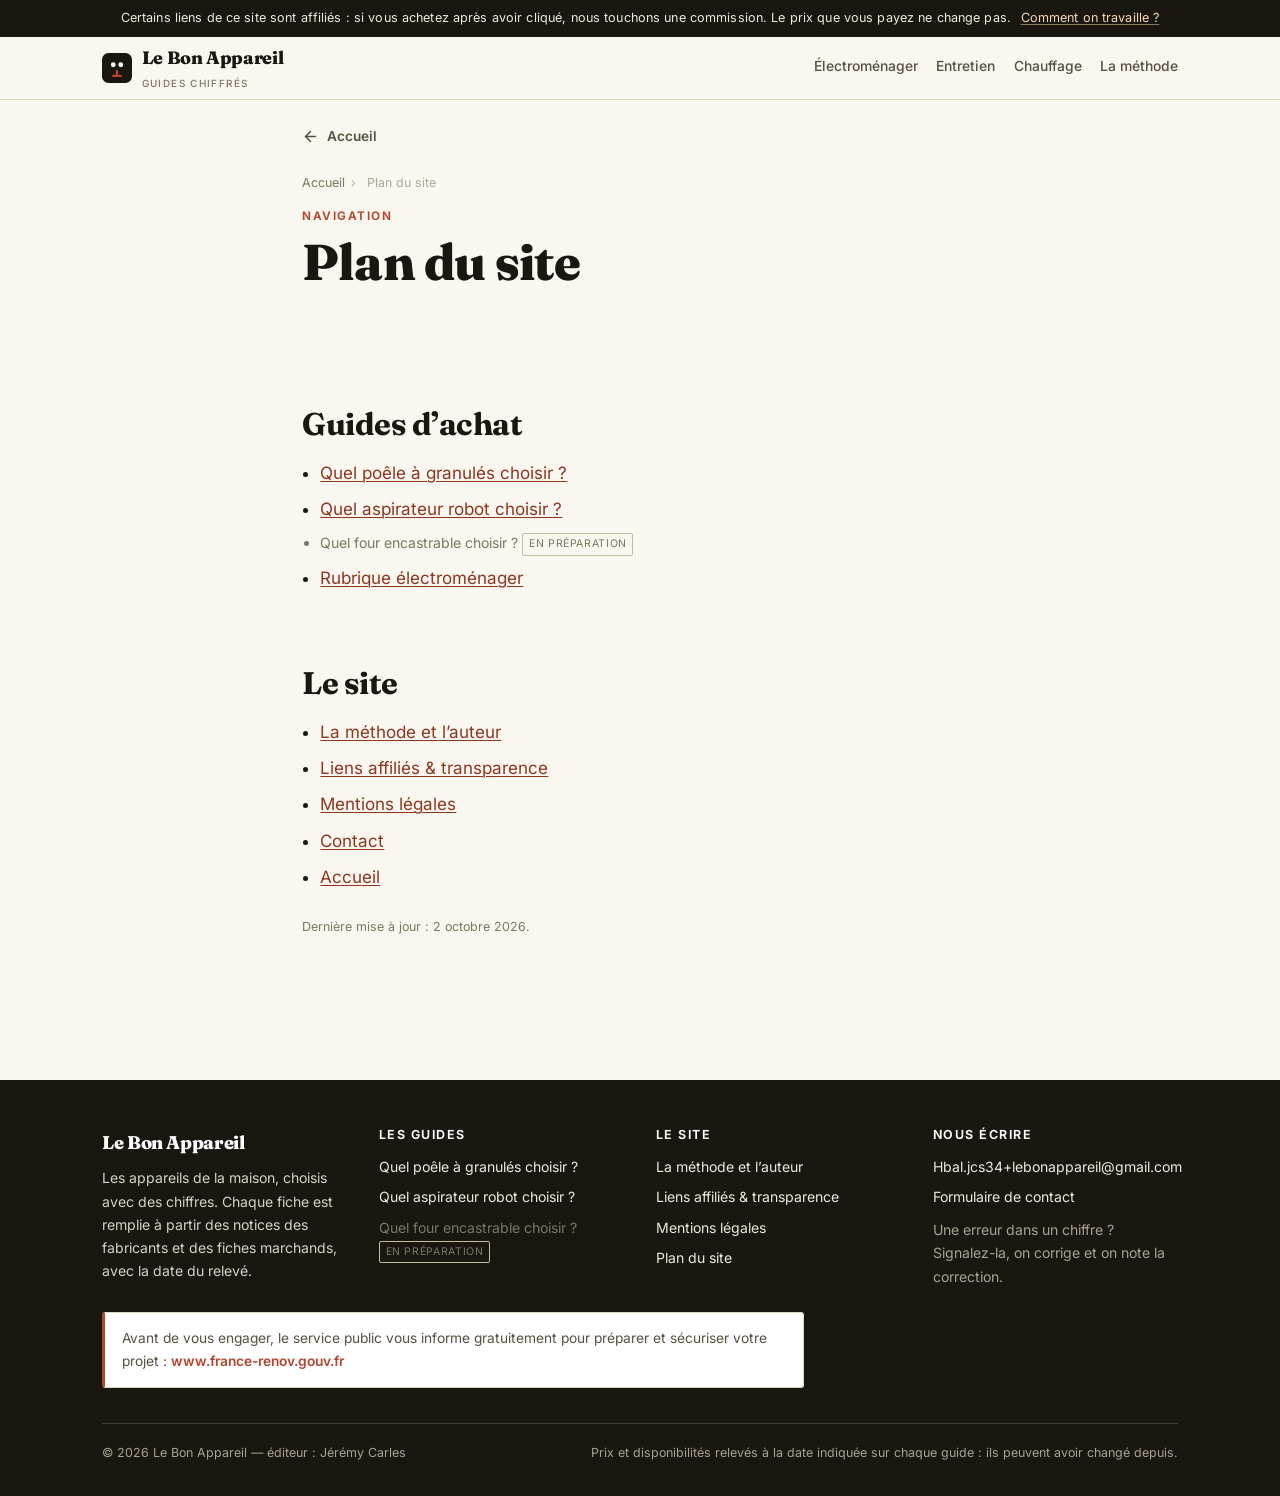
<file: plan-du-site/index.html>
<!DOCTYPE html>
<html lang="fr">
<head>
<meta charset="utf-8">
<meta name="viewport" content="width=device-width, initial-scale=1">
<title>Plan du site — Le Bon Appareil</title>
<meta name="description" content="Toutes les pages du site : guides d’achat, méthode, transparence, mentions légales, contact.">
<meta name="robots" content="index,follow">
<link rel="canonical" href="https://hbaljcs34-droid.github.io/plan-du-site/">
<meta property="og:site_name" content="Le Bon Appareil">
<meta property="og:locale" content="fr_FR">
<meta property="og:type" content="website">
<meta property="og:title" content="Plan du site — Le Bon Appareil">
<meta property="og:description" content="Toutes les pages du site : guides d’achat, méthode, transparence, mentions légales, contact.">
<meta property="og:url" content="https://hbaljcs34-droid.github.io/plan-du-site/">
<meta name="twitter:card" content="summary_large_image">
<link rel="icon" href="data:image/svg+xml,<svg xmlns='http://www.w3.org/2000/svg' viewBox='0 0 32 32'><rect width='32' height='32' rx='7' fill='%23191710'/><circle cx='12' cy='12.5' r='2.6' fill='%23FAF7F0'/><circle cx='20' cy='12.5' r='2.6' fill='%23FAF7F0'/><path d='M16 19.5v3.2' stroke='%23B4452C' stroke-width='2.6' stroke-linecap='round'/><path d='M12 24.4h8' stroke='%23B4452C' stroke-width='2.6' stroke-linecap='round'/></svg>">
<link rel="preload" href="/assets/fonts/1fab01e7.woff2" as="font" type="font/woff2" crossorigin>
<link rel="preload" href="/assets/fonts/36024e18.woff2" as="font" type="font/woff2" crossorigin>
<link rel="stylesheet" href="/assets/css/fonts.css">
<link rel="stylesheet" href="/assets/css/site.css">
<link rel="alternate" type="application/rss+xml" title="Le Bon Appareil" href="/flux.xml">
<script defer src="/assets/js/outil.js"></script>
</head>
<body>
<a class="sr" href="#contenu">Aller au contenu</a>
<div class="bandeau">
  <div class="enveloppe">
    <span>Certains liens de ce site sont affiliés : si vous achetez après avoir cliqué, nous touchons une commission. Le prix que vous payez ne change pas.</span>
    <a href="/liens-affilies/">Comment on travaille&nbsp;?</a>
  </div>
</div>
<header class="entete">
  <div class="enveloppe">
    <a class="marque" href="/">
      <svg class="marque__icone" viewBox="0 0 32 32" aria-hidden="true"><rect width="32" height="32" rx="7" fill="#191710"/><circle cx="12" cy="12.5" r="2.6" fill="#FAF7F0"/><circle cx="20" cy="12.5" r="2.6" fill="#FAF7F0"/><path d="M16 19.5v3.2" stroke="#B4452C" stroke-width="2.6" stroke-linecap="round"/><path d="M12 24.4h8" stroke="#B4452C" stroke-width="2.6" stroke-linecap="round"/></svg>
      <span><span class="marque__texte">Le Bon Appareil</span><span class="marque__sous">Guides chiffrés</span></span>
    </a>
    <nav class="nav" aria-label="Navigation principale"><a href="/electromenager/">Électroménager</a><a href="/aspirateur-robot/">Entretien</a><a href="/poele-a-granules/">Chauffage</a><a href="/a-propos/">La méthode</a></nav>
  </div>
</header>

<main id="contenu">
<div class="enveloppe lecture">
  <a class="retour" href="/"><svg viewBox="0 0 24 24" fill="none" stroke="currentColor" stroke-width="2.2" stroke-linecap="round" stroke-linejoin="round" aria-hidden="true"><path d="M19 12H5"/><path d="M12 19l-7-7 7-7"/></svg>Accueil</a>
  <nav class="fil" aria-label="Fil d’Ariane"><a href="/">Accueil</a><span aria-hidden="true">›</span><span>Plan du site</span></nav>
  <section class="ouverture" style="border-bottom:0;padding-top:.6rem">
    <p class="surtitre">Navigation</p>
    <h1>Plan du site</h1>
  </section>
  <h2>Guides d’achat</h2>
  <ul class="liste-propre">
    <li><a href="/poele-a-granules/">Quel poêle à granulés choisir ?</a></li><li><a href="/aspirateur-robot/">Quel aspirateur robot choisir ?</a></li><li class="muet">Quel four encastrable choisir ? <span class="etiquette-avenir">en préparation</span></li>
    <li><a href="/electromenager/">Rubrique électroménager</a></li>
  </ul>
  <h2>Le site</h2>
  <ul class="liste-propre">
    <li><a href="/a-propos/">La méthode et l’auteur</a></li>
    <li><a href="/liens-affilies/">Liens affiliés &amp; transparence</a></li>
    <li><a href="/mentions-legales/">Mentions légales</a></li>
    <li><a href="/contact/">Contact</a></li>
    <li><a href="/">Accueil</a></li>
  </ul>
  <p class="maj">Dernière mise à jour&nbsp;: 2 octobre 2026.</p>
</div>
</main>
</main>
<footer class="pied">
  <div class="enveloppe">
    <div class="pied__grille">
      <div>
        <div class="pied__marque">Le Bon Appareil</div>
        <p style="margin:0;max-width:34ch">Les appareils de la maison, choisis avec des chiffres. Chaque fiche est remplie à partir des notices des fabricants et des fiches marchands, avec la date du relevé.</p>
      </div>
      <div>
        <h4>Les guides</h4>
        <ul><li><a href="/poele-a-granules/">Quel poêle à granulés choisir ?</a></li><li><a href="/aspirateur-robot/">Quel aspirateur robot choisir ?</a></li><li class="muet">Quel four encastrable choisir ? <span class="etiquette-avenir">en préparation</span></li></ul>
      </div>
      <div>
        <h4>Le site</h4>
        <ul>
          <li><a href="/a-propos/">La méthode et l’auteur</a></li>
          <li><a href="/liens-affilies/">Liens affiliés &amp; transparence</a></li>
          <li><a href="/mentions-legales/">Mentions légales</a></li>
          <li><a href="/plan-du-site/">Plan du site</a></li>
        </ul>
      </div>
      <div>
        <h4>Nous écrire</h4>
        <ul>
          <li><a href="mailto:Hbal.jcs34+lebonappareil@gmail.com">Hbal.jcs34+lebonappareil@gmail.com</a></li>
          <li><a href="/contact/">Formulaire de contact</a></li>
        </ul>
        <p class="muet" style="color:#A9A292;margin:.6rem 0 0">Une erreur dans un chiffre&nbsp;? Signalez-la, on corrige et on note la correction.</p>
      </div>
    </div>
    <p class="france-renov">Avant de vous engager, le service public vous informe gratuitement pour préparer et sécuriser votre projet : <a href="https://www.france-renov.gouv.fr" rel="noopener">www.france-renov.gouv.fr</a></p>
    <div class="pied__bas">
      <span>© 2026 Le Bon Appareil — éditeur : Jérémy Carles</span>
      <span>Prix et disponibilités relevés à la date indiquée sur chaque guide : ils peuvent avoir changé depuis.</span>
    </div>
  </div>
</footer>
</body>
</html>
</file>
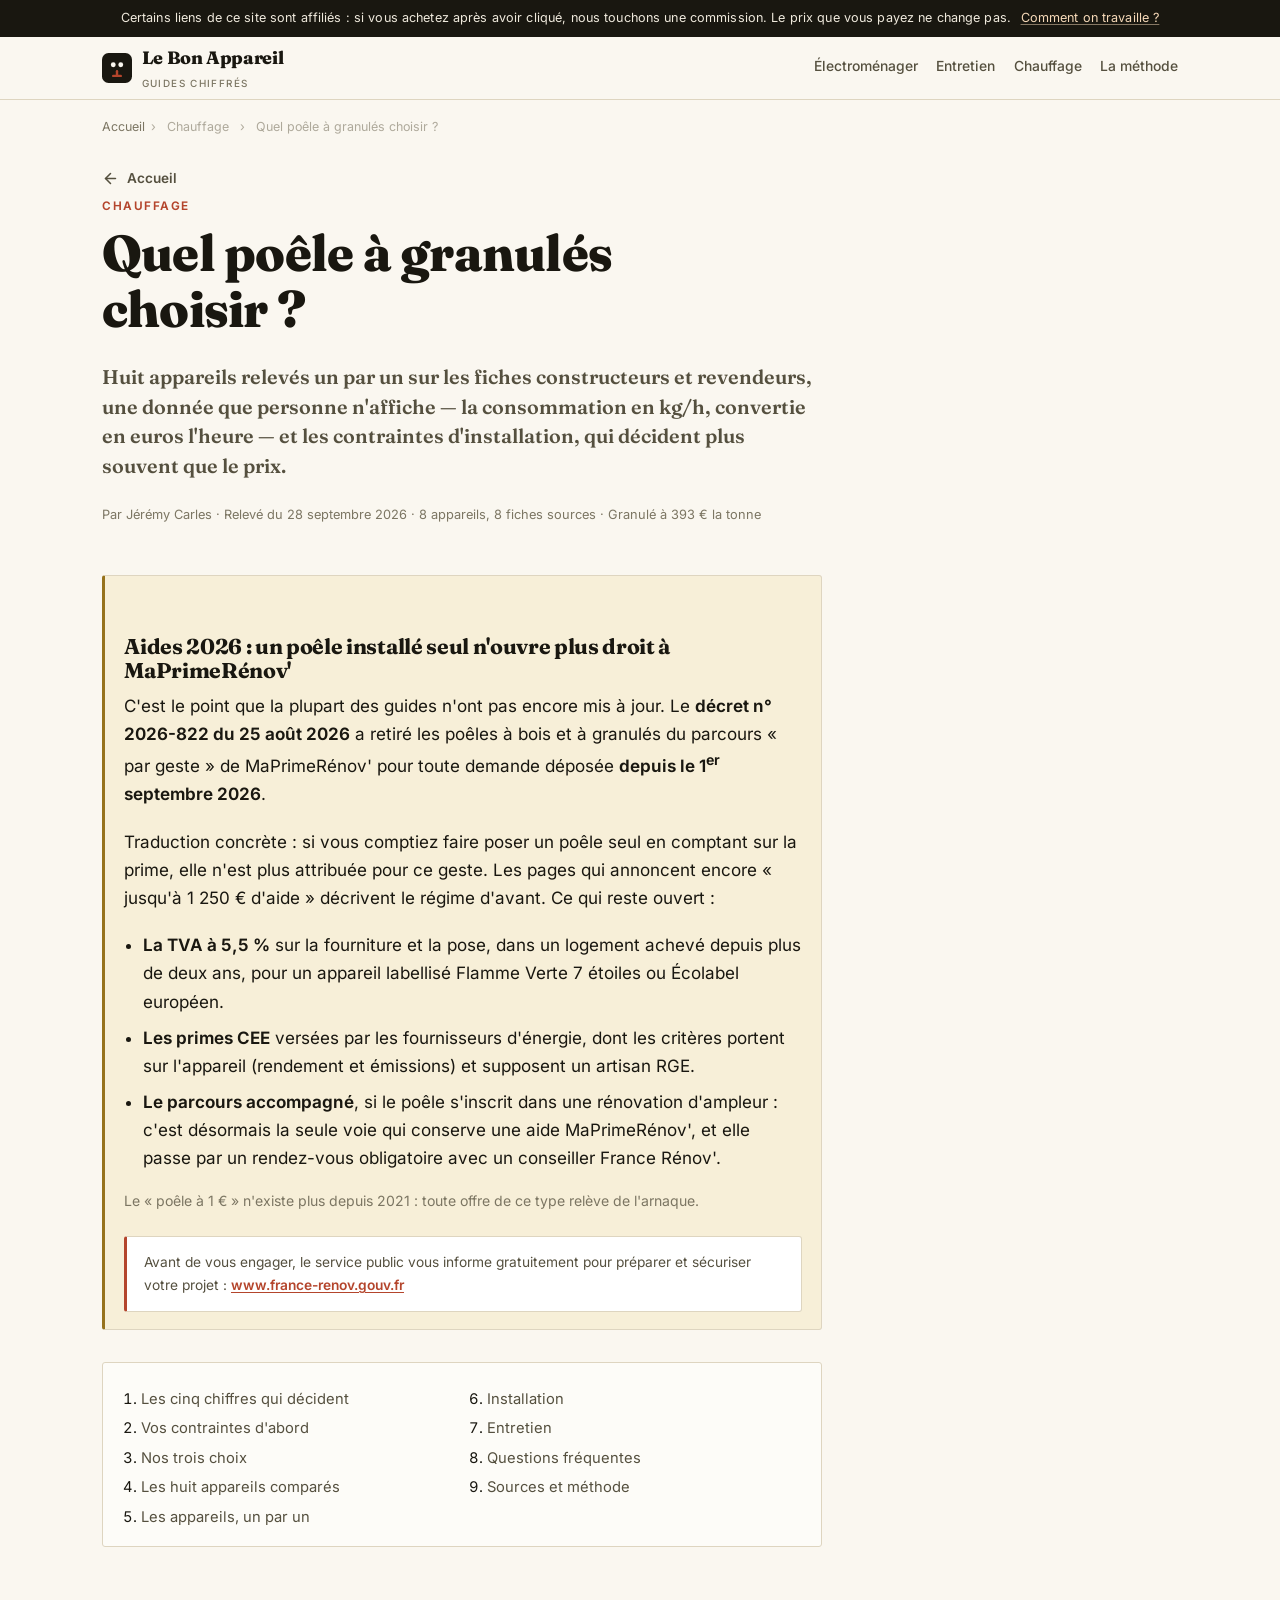
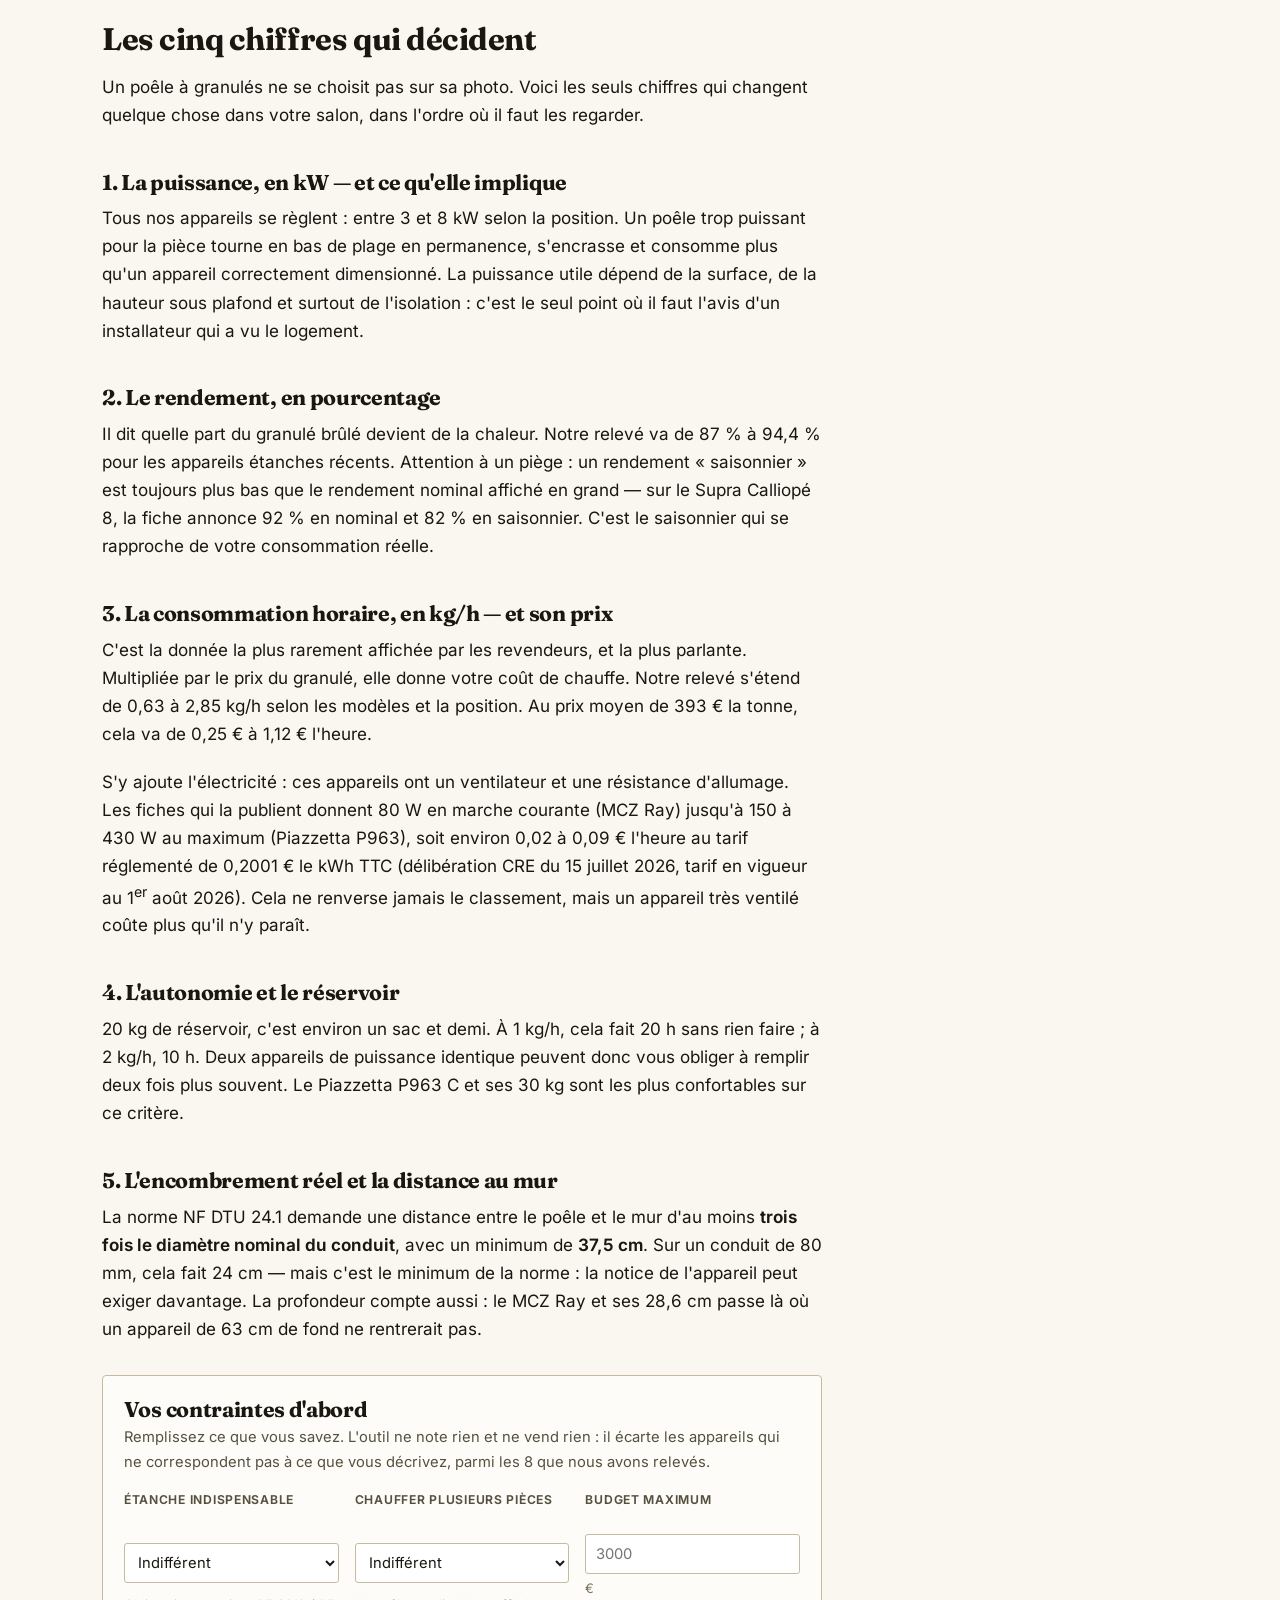
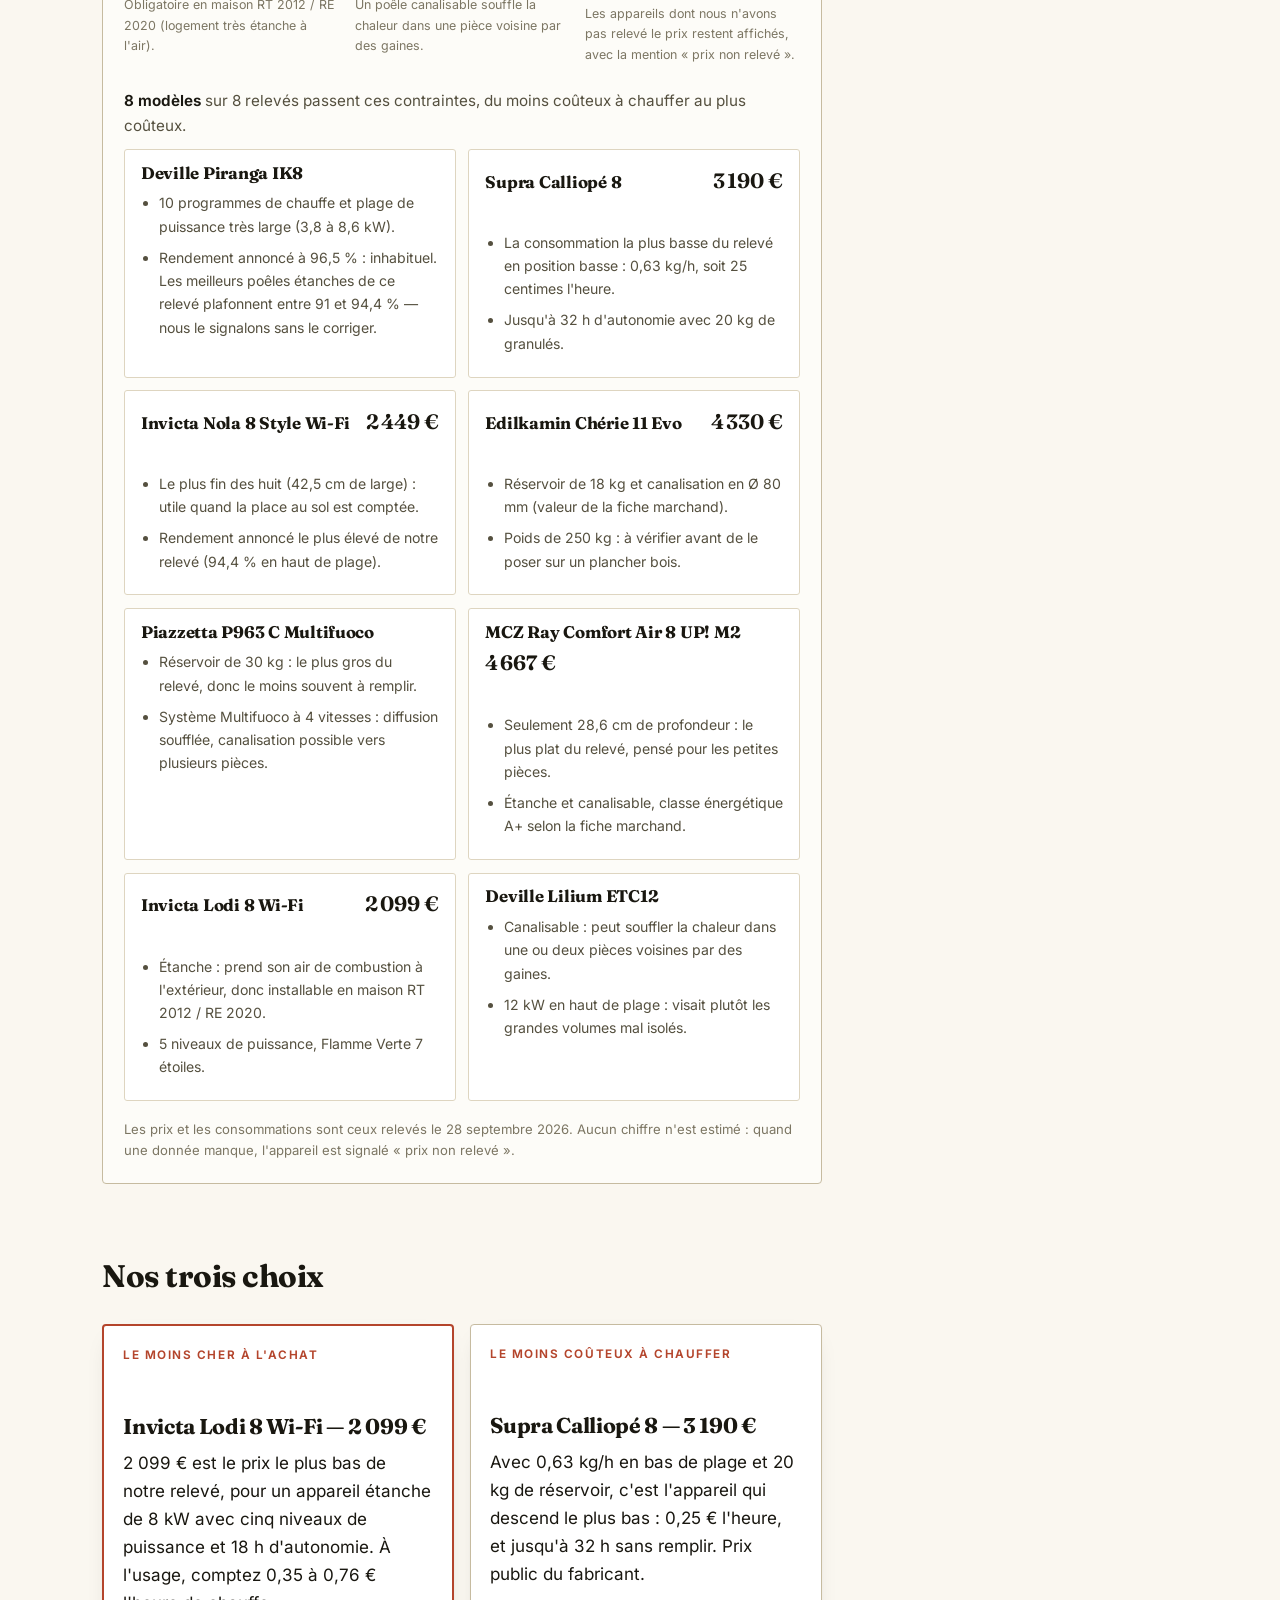
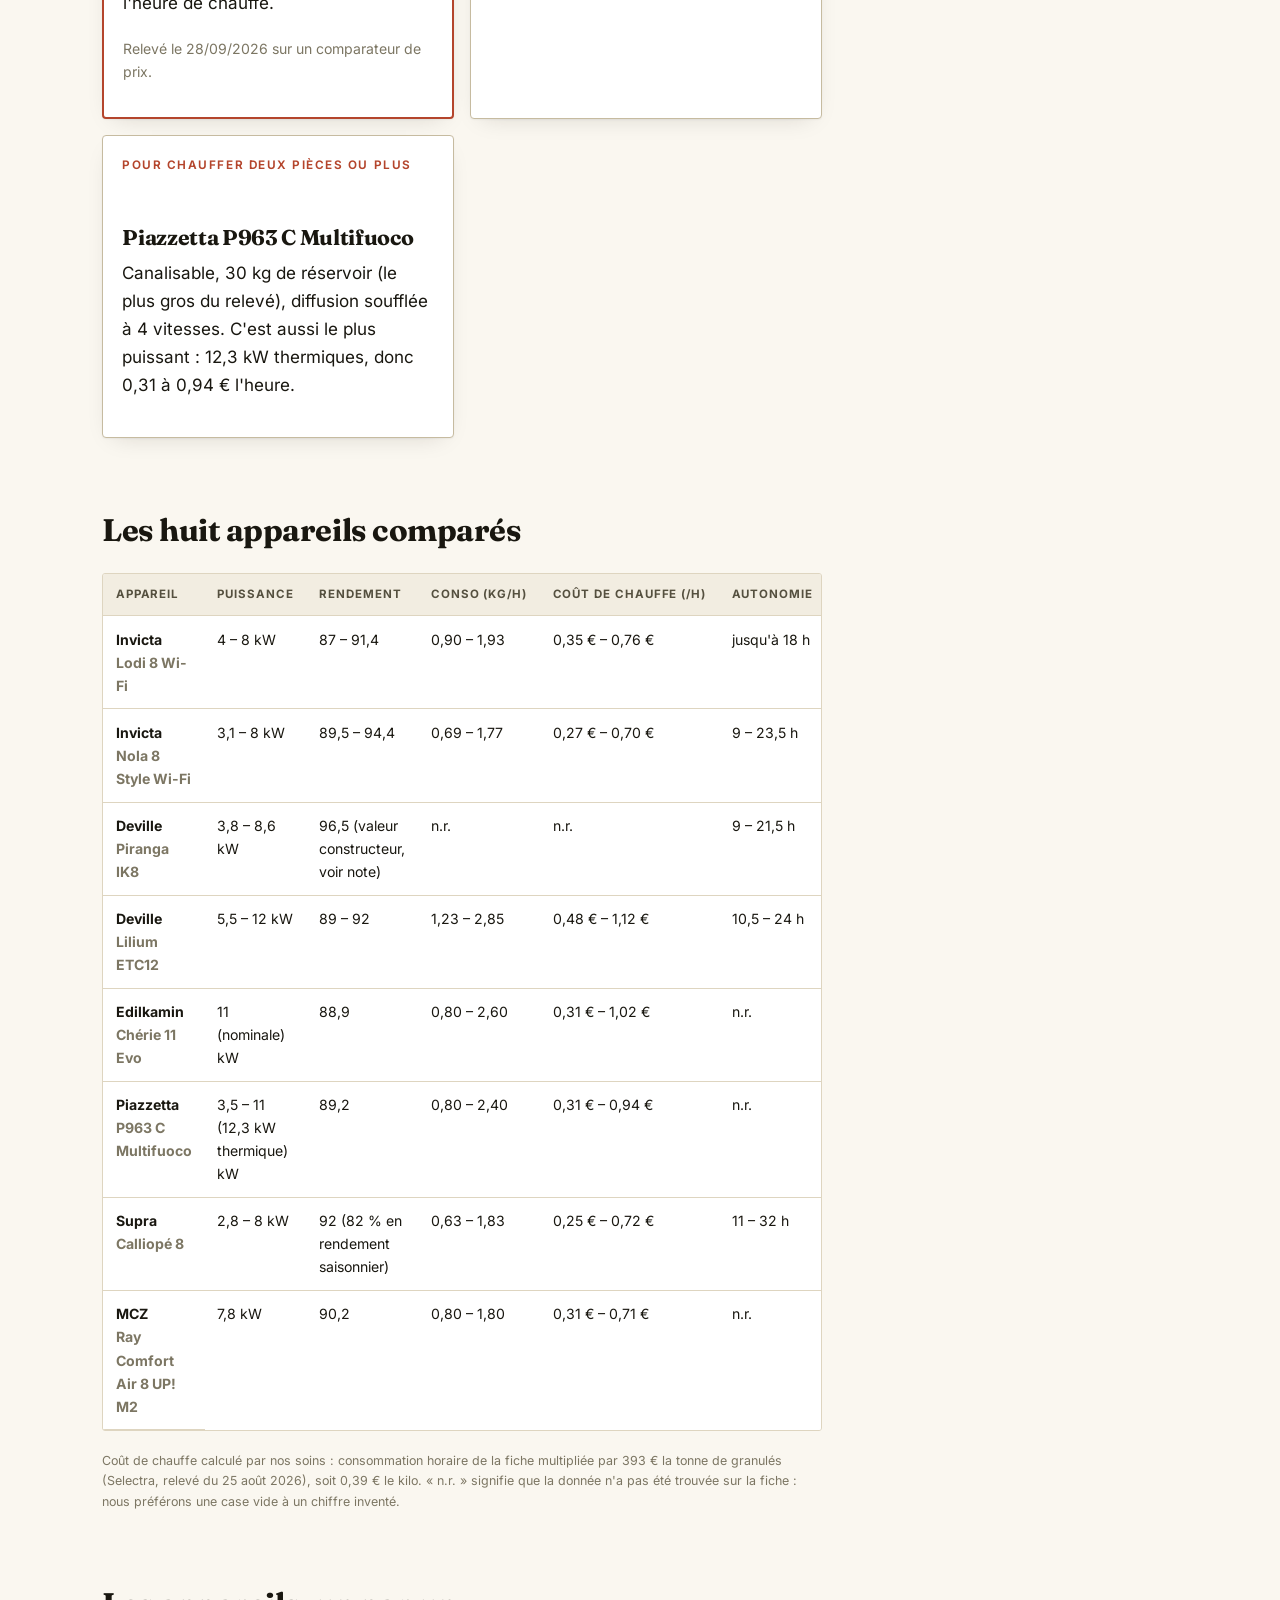
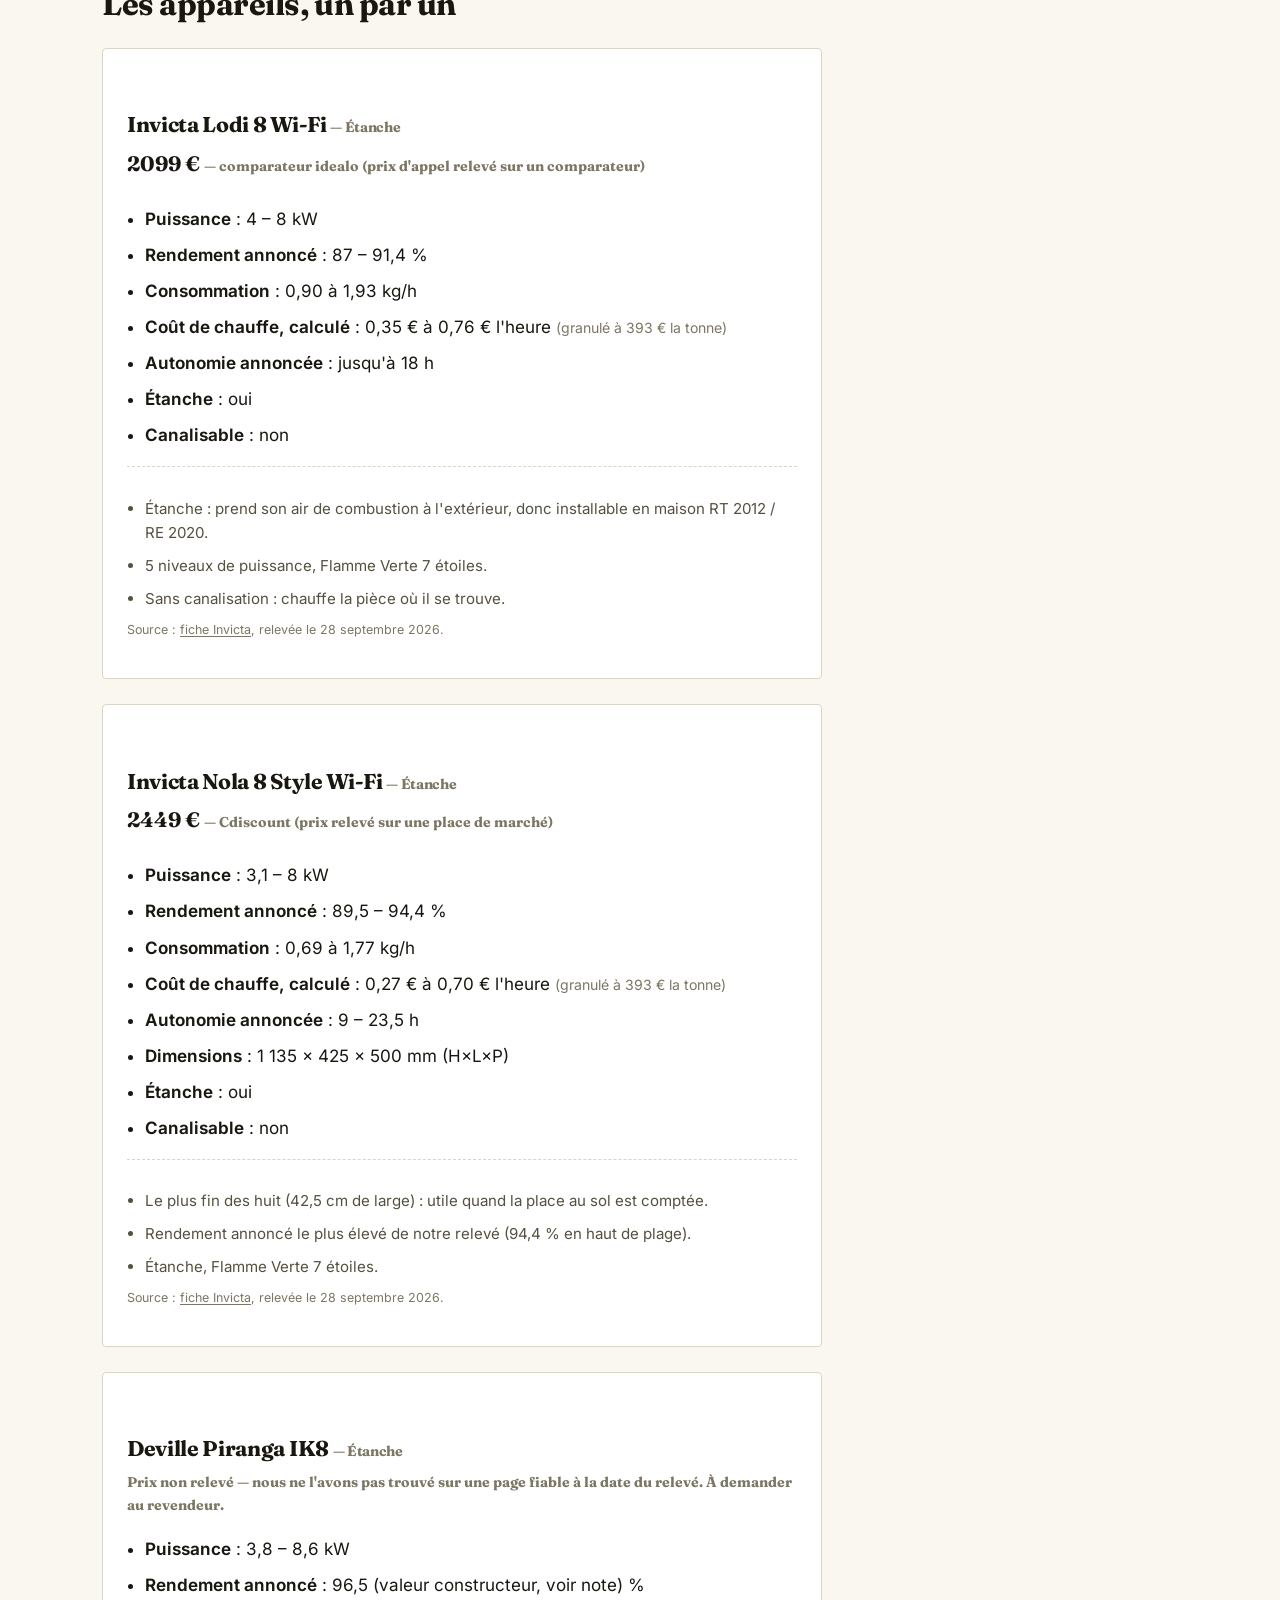
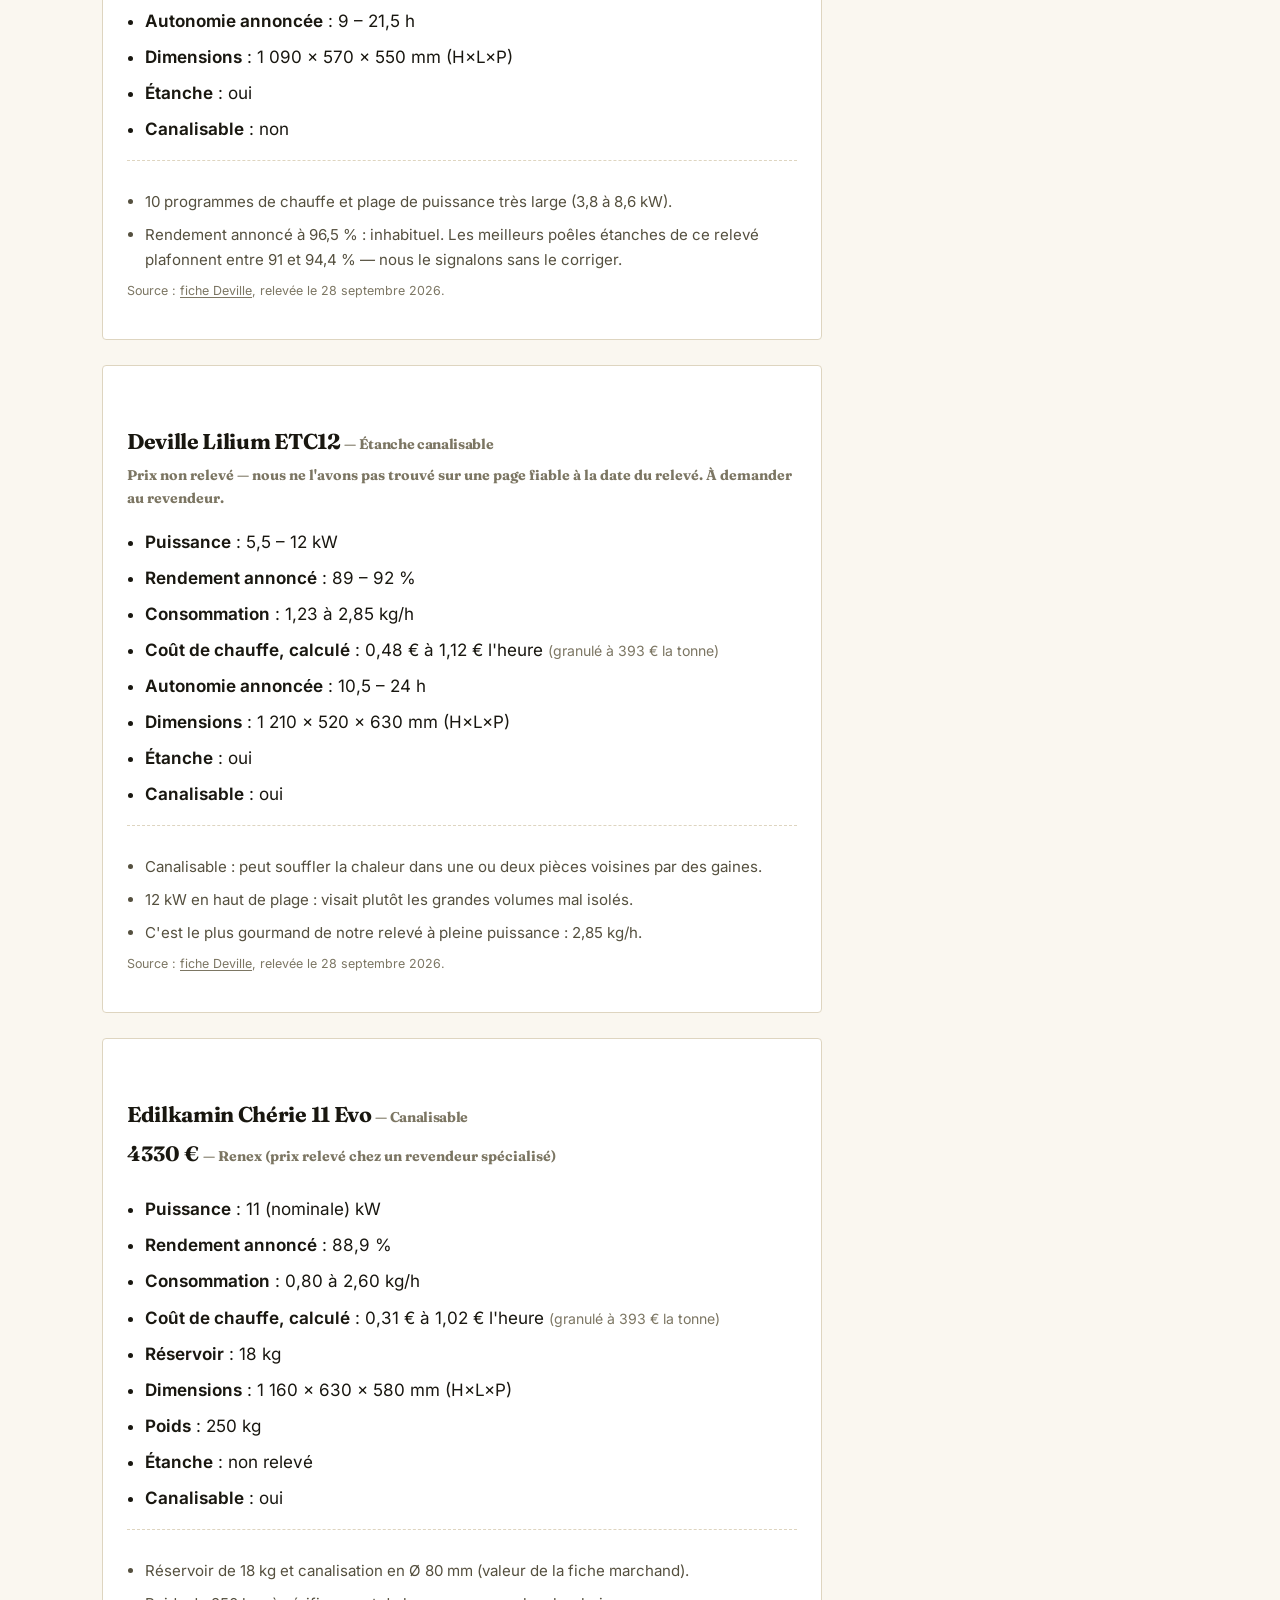
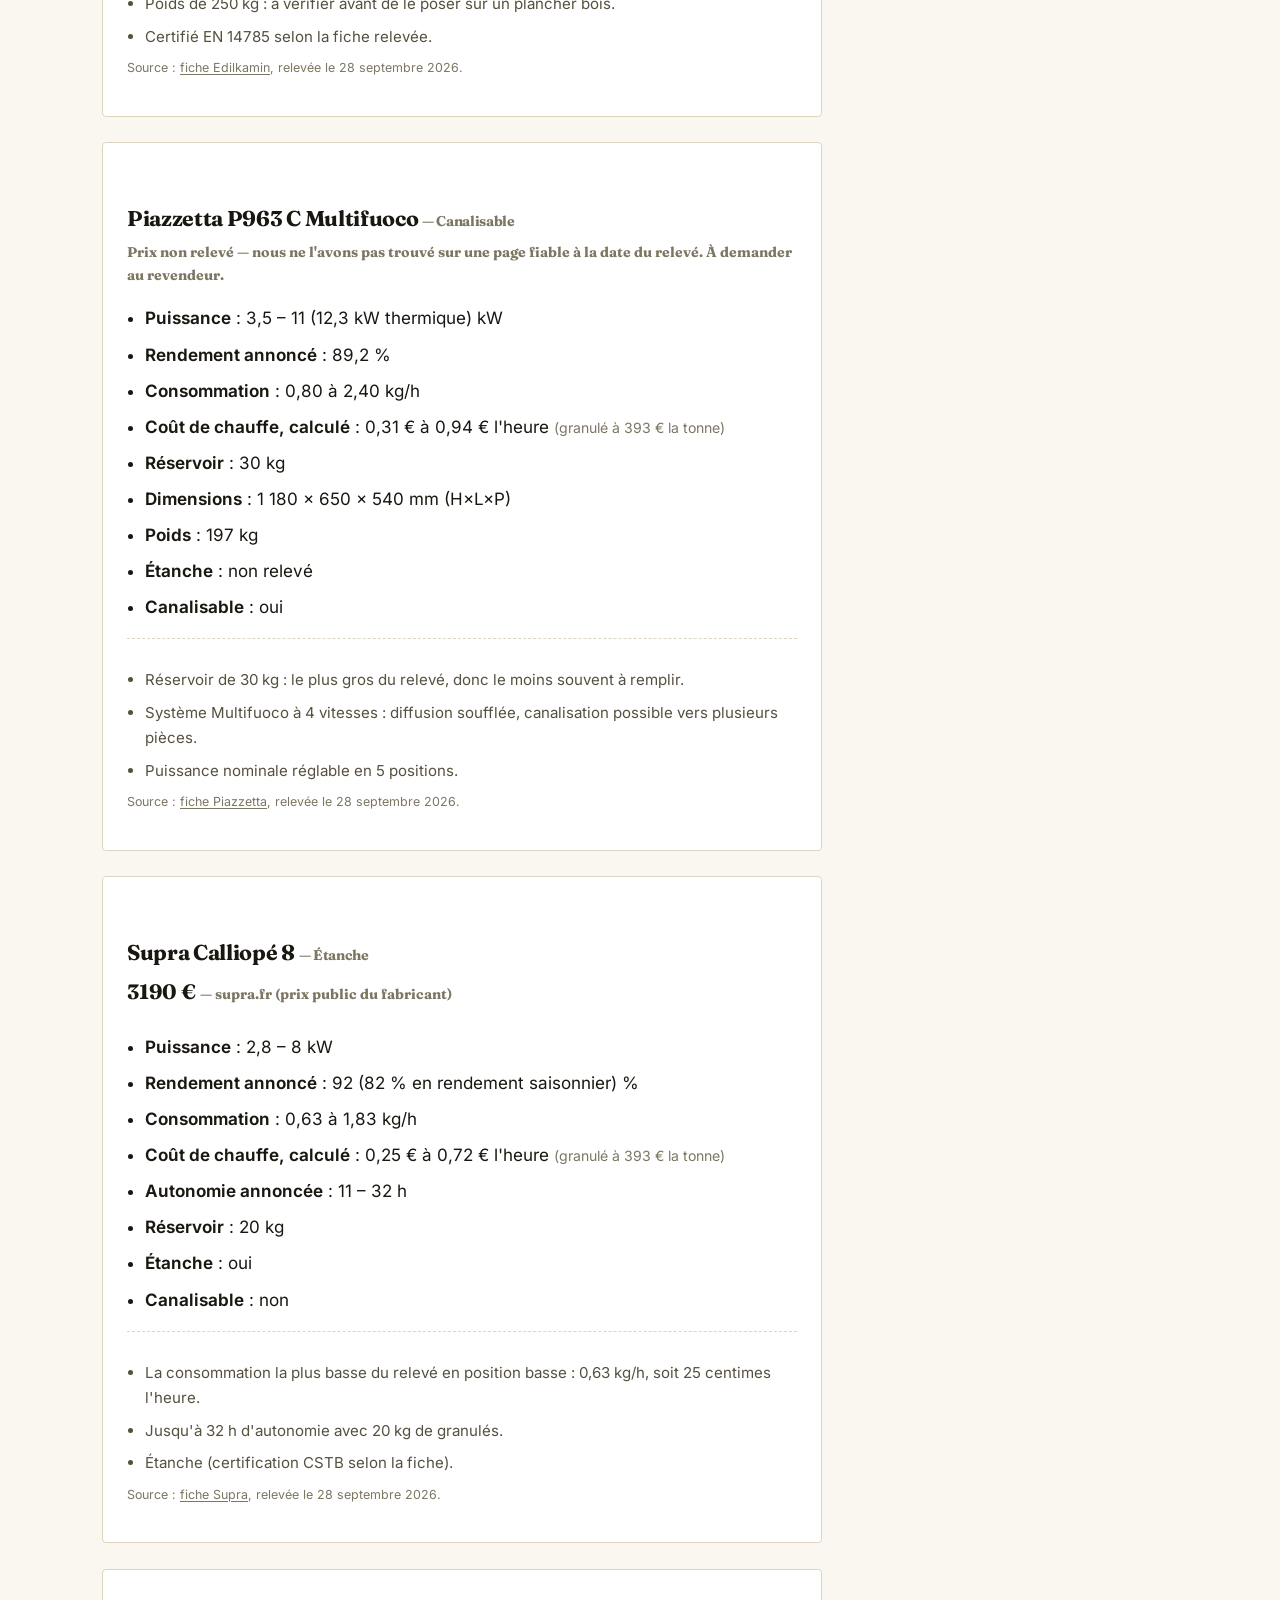
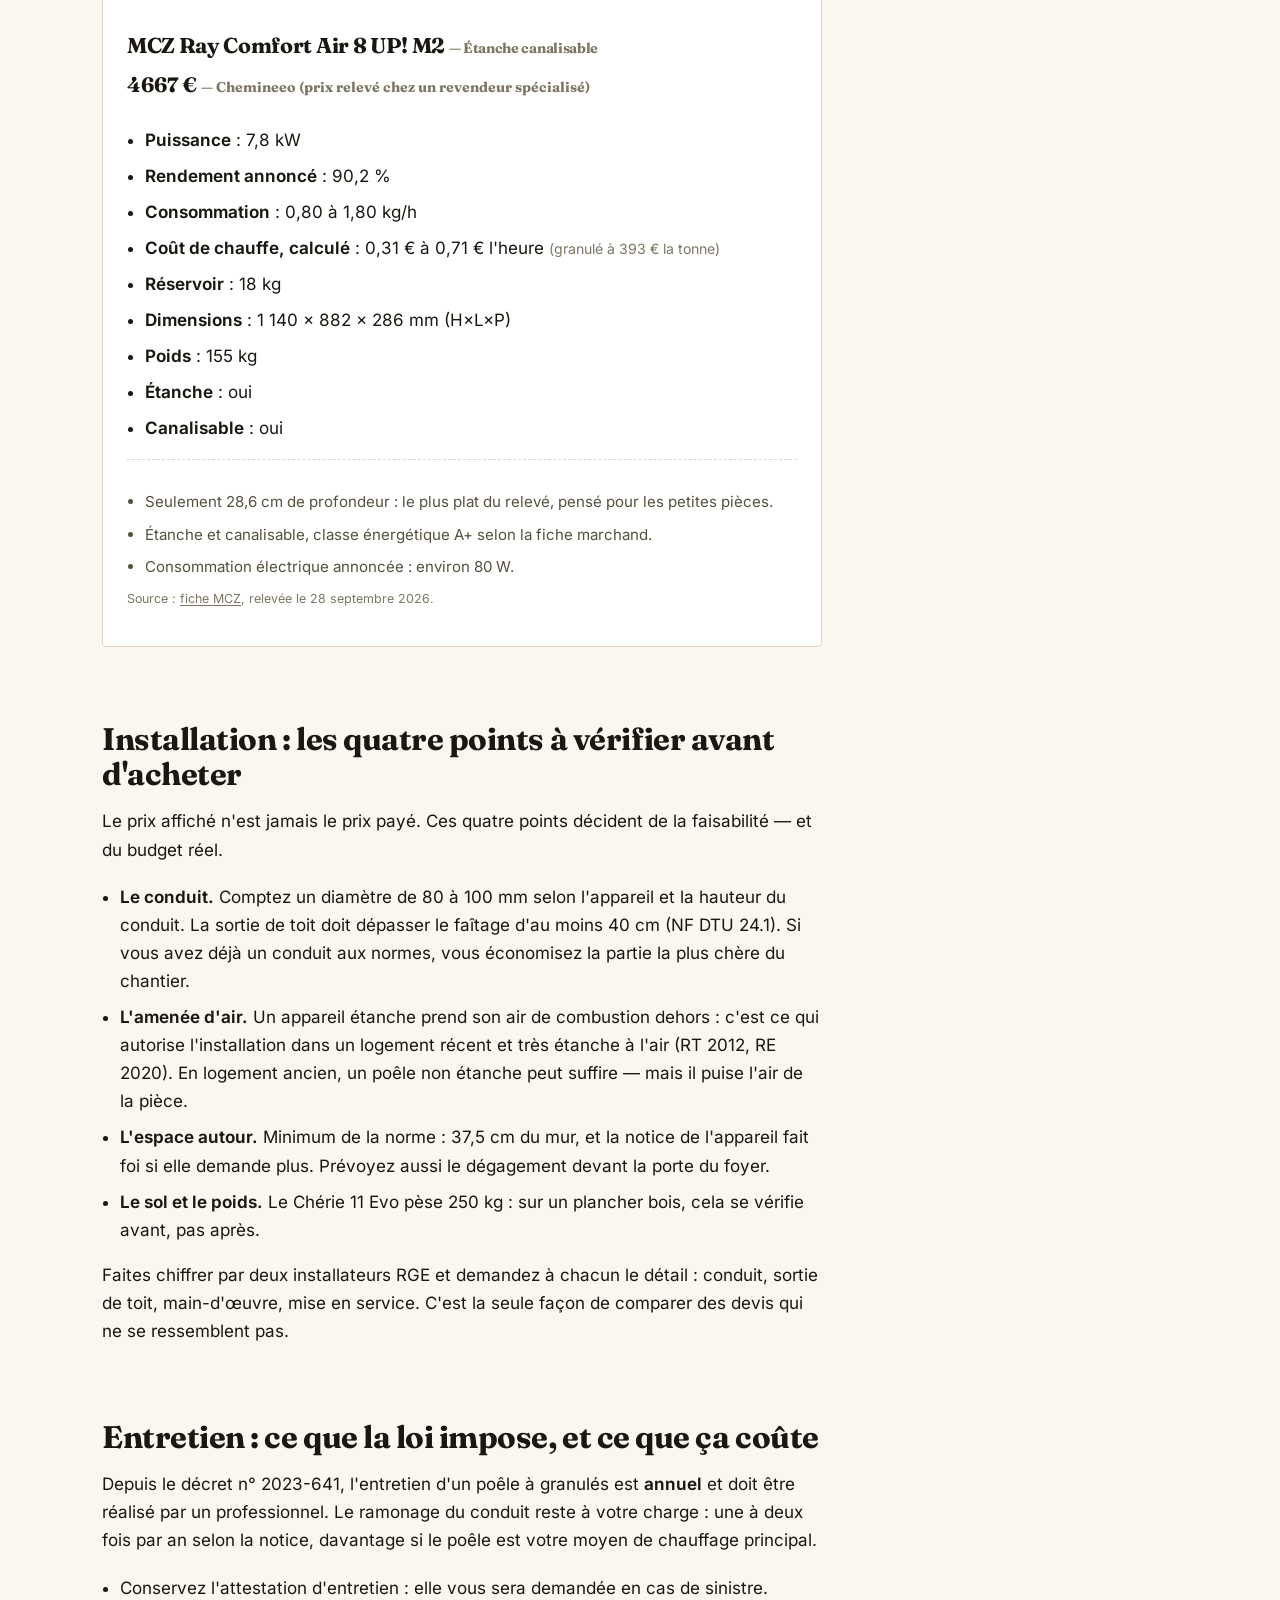
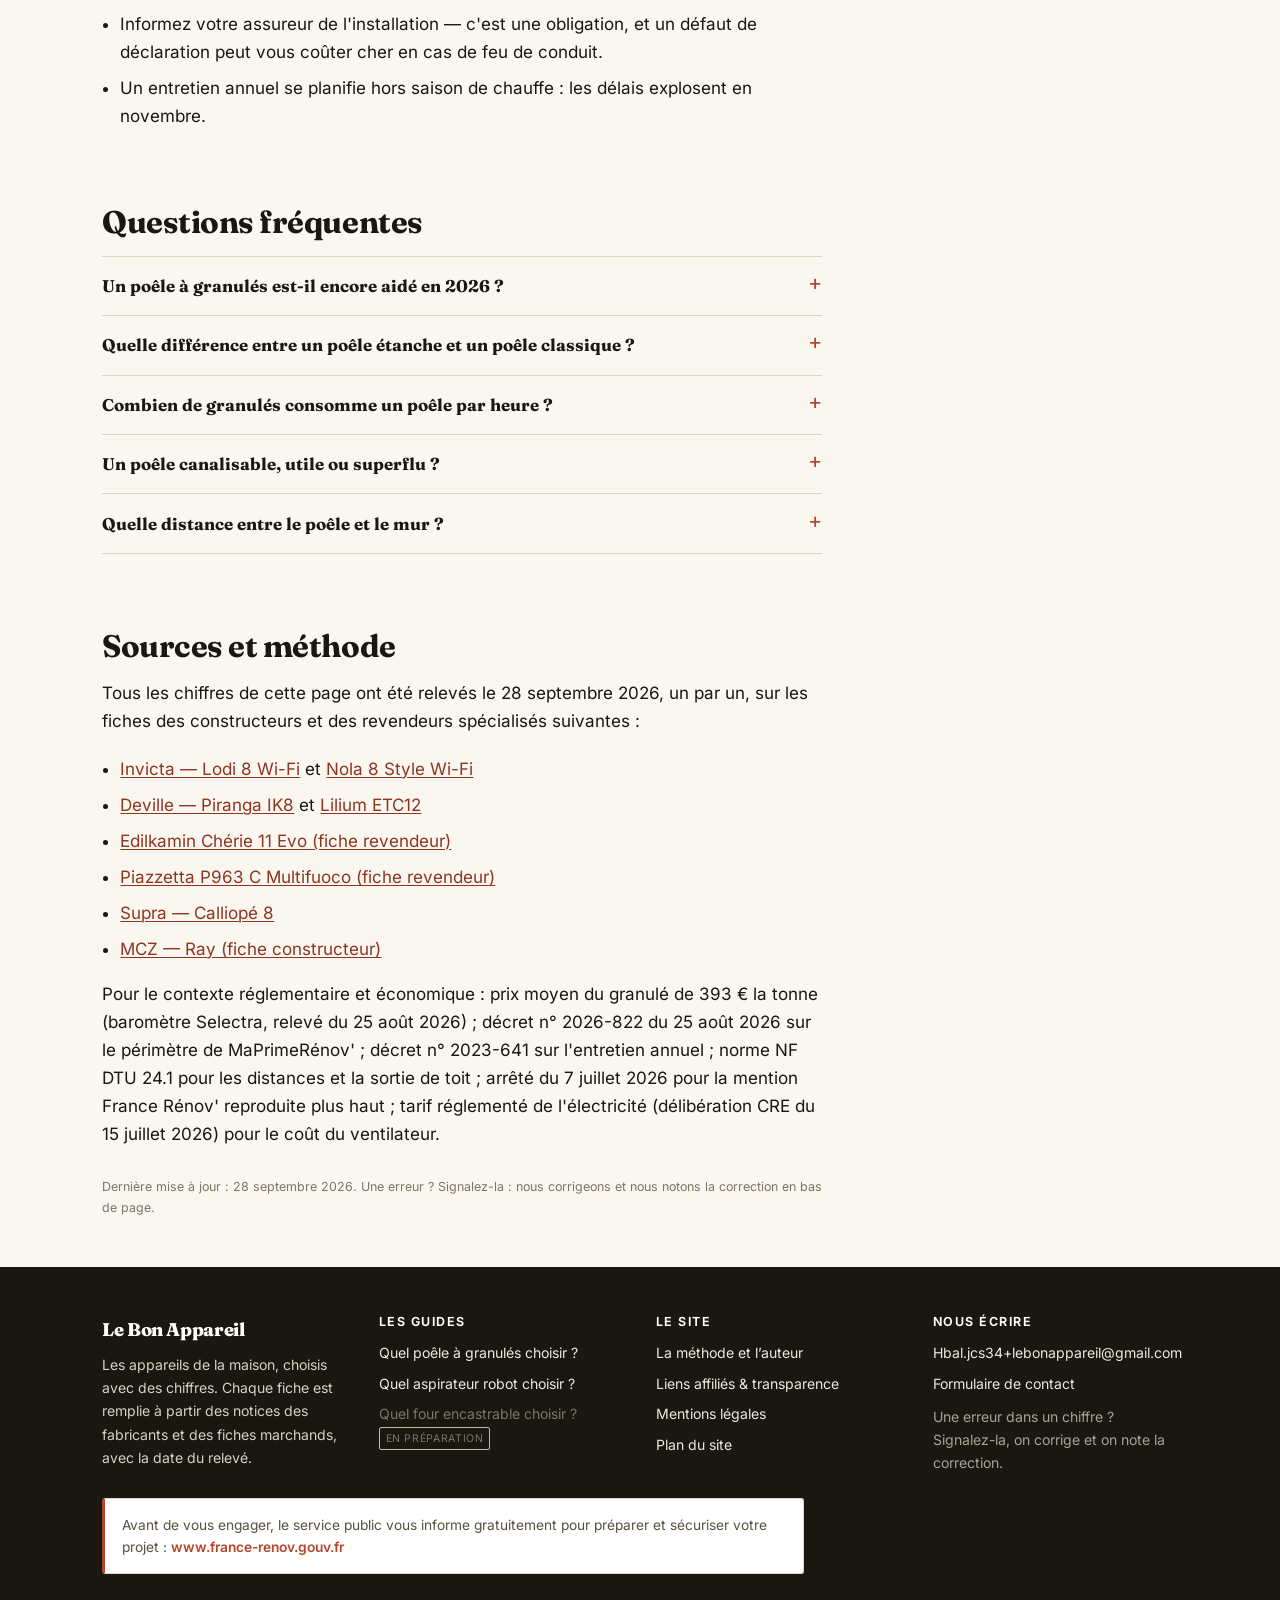
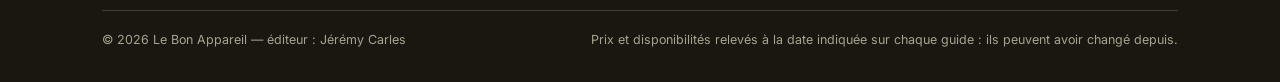
<file: poele-a-granules/index.html>
<!DOCTYPE html>
<html lang="fr">
<head>
<meta charset="utf-8">
<meta name="viewport" content="width=device-width, initial-scale=1">
<title>Quel poêle à granulés choisir ? 8 modèles relevés, coût de chauffe calculé</title>
<meta name="description" content="Guide chiffré du poêle à granulés : 8 appareils relevés chez les constructeurs et les revendeurs, coût de chauffe calculé à l'heure, contraintes d'installation et aides réellement applicables en 2026.">
<meta name="robots" content="index,follow">
<link rel="canonical" href="https://hbaljcs34-droid.github.io/poele-a-granules/index.html">
<meta property="og:site_name" content="Le Bon Appareil">
<meta property="og:locale" content="fr_FR">
<meta property="og:type" content="article">
<meta property="og:title" content="Quel poêle à granulés choisir ? 8 modèles relevés, coût de chauffe calculé">
<meta property="og:description" content="Guide chiffré du poêle à granulés : 8 appareils relevés chez les constructeurs et les revendeurs, coût de chauffe calculé à l'heure, contraintes d'installation et aides réellement applicables en 2026.">
<meta property="og:url" content="https://hbaljcs34-droid.github.io/poele-a-granules/index.html">
<meta name="twitter:card" content="summary_large_image">
<link rel="icon" href="data:image/svg+xml,<svg xmlns='http://www.w3.org/2000/svg' viewBox='0 0 32 32'><rect width='32' height='32' rx='7' fill='%23191710'/><circle cx='12' cy='12.5' r='2.6' fill='%23FAF7F0'/><circle cx='20' cy='12.5' r='2.6' fill='%23FAF7F0'/><path d='M16 19.5v3.2' stroke='%23B4452C' stroke-width='2.6' stroke-linecap='round'/><path d='M12 24.4h8' stroke='%23B4452C' stroke-width='2.6' stroke-linecap='round'/></svg>">
<link rel="preload" href="/assets/fonts/1fab01e7.woff2" as="font" type="font/woff2" crossorigin>
<link rel="preload" href="/assets/fonts/36024e18.woff2" as="font" type="font/woff2" crossorigin>
<link rel="stylesheet" href="/assets/css/fonts.css">
<link rel="stylesheet" href="/assets/css/site.css">
<script type="application/ld+json">[{"@context":"https://schema.org","@type":"Article","headline":"Quel poêle à granulés choisir ?","description":"Guide chiffré du poêle à granulés : 8 appareils relevés chez les constructeurs et les revendeurs, coût de chauffe calculé à l'heure, contraintes d'installation et aides réellement applicables en 2026.","inLanguage":"fr-FR","datePublished":"2026-09-28","dateModified":"2026-09-28","author":{"@type":"Person","name":"Jérémy Carles","url":"https://hbaljcs34-droid.github.io/a-propos/"},"publisher":{"@type":"Organization","name":"Le Bon Appareil","url":"https://hbaljcs34-droid.github.io"},"mainEntityOfPage":"https://hbaljcs34-droid.github.io/poele-a-granules/","about":{"@type":"WebPageElement","@id":"https://hbaljcs34-droid.github.io/poele-a-granules/#contenu"},"isAccessibleForFree":true},{"@context":"https://schema.org","@type":"BreadcrumbList","itemListElement":[{"@type":"ListItem","position":1,"name":"Accueil","item":"https://hbaljcs34-droid.github.io/"},{"@type":"ListItem","position":2,"name":"Quel poêle à granulés choisir","item":"https://hbaljcs34-droid.github.io/poele-a-granules/"}]}]</script>
<script type="application/ld+json">{"@context":"https://schema.org","@type":"FAQPage","mainEntity":[{"@type":"Question","name":"Un poêle à granulés est-il encore aidé en 2026 ?","acceptedAnswer":{"@type":"Answer","text":"Pas en geste seul : depuis le 1er septembre 2026, les poêles à bois et à granulés sont exclus du parcours par geste de MaPrimeRénov' (décret n° 2026-822 du 25 août 2026). Restent la TVA à 5,5 % sur la fourniture et la pose, les primes CEE et le parcours accompagné si les travaux s'inscrivent dans une rénovation d'ampleur."}},{"@type":"Question","name":"Quelle différence entre un poêle étanche et un poêle classique ?","acceptedAnswer":{"@type":"Answer","text":"Un poêle étanche prend son air de combustion à l'extérieur par une amenée d'air dédiée ou un conduit concentrique ; c'est ce qui permet de l'installer dans un logement récent et très étanche à l'air. Un poêle classique prélève l'air de la pièce."}},{"@type":"Question","name":"Combien de granulés consomme un poêle par heure ?","acceptedAnswer":{"@type":"Answer","text":"De 0,5 à 2,9 kg/h selon les appareils et la position de chauffe. Au prix moyen de 393 € la tonne, cela représente de 0,20 € à 1,15 € l'heure de chauffe."}},{"@type":"Question","name":"Un poêle canalisable est-il utile ?","acceptedAnswer":{"@type":"Answer","text":"Il souffle une partie de la chaleur dans une pièce voisine par des gaines. Utile dans une maison ouverte, à condition d'isoler les gaines dans les zones non chauffées."}},{"@type":"Question","name":"Quelle distance faut-il entre le poêle et le mur ?","acceptedAnswer":{"@type":"Answer","text":"La norme NF DTU 24.1 impose au minimum trois fois le diamètre nominal du conduit, avec un plancher de 37,5 cm. La notice de l'appareil prime si elle exige davantage."}}]}</script>
<link rel="alternate" type="application/rss+xml" title="Le Bon Appareil" href="/flux.xml">
<script defer src="/assets/js/outil.js"></script>
</head>
<body>
<a class="sr" href="#contenu">Aller au contenu</a>
<div class="bandeau">
  <div class="enveloppe">
    <span>Certains liens de ce site sont affiliés : si vous achetez après avoir cliqué, nous touchons une commission. Le prix que vous payez ne change pas.</span>
    <a href="/liens-affilies/">Comment on travaille&nbsp;?</a>
  </div>
</div>
<header class="entete">
  <div class="enveloppe">
    <a class="marque" href="/">
      <svg class="marque__icone" viewBox="0 0 32 32" aria-hidden="true"><rect width="32" height="32" rx="7" fill="#191710"/><circle cx="12" cy="12.5" r="2.6" fill="#FAF7F0"/><circle cx="20" cy="12.5" r="2.6" fill="#FAF7F0"/><path d="M16 19.5v3.2" stroke="#B4452C" stroke-width="2.6" stroke-linecap="round"/><path d="M12 24.4h8" stroke="#B4452C" stroke-width="2.6" stroke-linecap="round"/></svg>
      <span><span class="marque__texte">Le Bon Appareil</span><span class="marque__sous">Guides chiffrés</span></span>
    </a>
    <nav class="nav" aria-label="Navigation principale"><a href="/electromenager/">Électroménager</a><a href="/aspirateur-robot/">Entretien</a><a href="/poele-a-granules/">Chauffage</a><a href="/a-propos/">La méthode</a></nav>
  </div>
</header>
<div class="enveloppe"><article class="lecture">
  <nav class="fil" aria-label="Fil d’Ariane"><a href="/">Accueil</a><span aria-hidden="true">›</span><span>Chauffage</span><span aria-hidden="true">›</span><span>Quel poêle à granulés choisir ?</span></nav>
  <a class="retour" href="/"><svg viewBox="0 0 24 24" fill="none" stroke="currentColor" stroke-width="2.2" stroke-linecap="round" stroke-linejoin="round" aria-hidden="true"><path d="M19 12H5"/><path d="M12 19l-7-7 7-7"/></svg>Accueil</a>
  <p class="surtitre">Chauffage</p>
  <h1>Quel poêle à granulés choisir&nbsp;?</h1>
  <p class="chapo">Huit appareils relevés un par un sur les fiches constructeurs et revendeurs, une
  donnée que personne n'affiche — la consommation en kg/h, convertie en euros l'heure — et les
  contraintes d'installation, qui décident plus souvent que le prix.</p>
  <p class="signature">Par Jérémy Carles · Relevé du 28 septembre 2026 · 8 appareils, 8 fiches sources · Granulé à 393 € la tonne</p>
  <div class="encart encart--attention">
  <h3>Aides 2026 : un poêle installé seul n'ouvre plus droit à MaPrimeRénov'</h3>
  <p>C'est le point que la plupart des guides n'ont pas encore mis à jour. Le <b>décret n° 2026-822
  du 25 août 2026</b> a retiré les poêles à bois et à granulés du parcours « par geste » de
  MaPrimeRénov' pour toute demande déposée <b>depuis le 1<sup>er</sup> septembre 2026</b>.</p>
  <p>Traduction concrète : si vous comptiez faire poser un poêle seul en comptant sur la prime, elle
  n'est plus attribuée pour ce geste. Les pages qui annoncent encore « jusqu'à 1 250 € d'aide » décrivent
  le régime d'avant. Ce qui reste ouvert :</p>
  <ul class="liste-propre">
    <li><b>La TVA à 5,5 %</b> sur la fourniture et la pose, dans un logement achevé depuis plus de
    deux ans, pour un appareil labellisé Flamme Verte 7 étoiles ou Écolabel européen.</li>
    <li><b>Les primes CEE</b> versées par les fournisseurs d'énergie, dont les critères portent sur
    l'appareil (rendement et émissions) et supposent un artisan RGE.</li>
    <li><b>Le parcours accompagné</b>, si le poêle s'inscrit dans une rénovation d'ampleur : c'est
    désormais la seule voie qui conserve une aide MaPrimeRénov', et elle passe par un rendez-vous
    obligatoire avec un conseiller France Rénov'.</li>
  </ul>
  <p class="muet">Le « poêle à 1 € » n'existe plus depuis 2021 : toute offre de ce type relève de
  l'arnaque.</p>
  <p class="france-renov">Avant de vous engager, le service public vous informe gratuitement pour préparer et sécuriser votre projet : <a href="https://www.france-renov.gouv.fr" rel="noopener">www.france-renov.gouv.fr</a></p>
</div>
  <nav class="sommaire" aria-label="Sommaire de la page"><ol><li><a href="#chiffres">Les cinq chiffres qui décident</a></li><li><a href="#outil">Vos contraintes d'abord</a></li><li><a href="#verdicts">Nos trois choix</a></li><li><a href="#tableau">Les huit appareils comparés</a></li><li><a href="#fiches">Les appareils, un par un</a></li><li><a href="#installation">Installation</a></li><li><a href="#entretien">Entretien</a></li><li><a href="#questions">Questions fréquentes</a></li><li><a href="#sources">Sources et méthode</a></li></ol></nav>
  <h2 id="chiffres">Les cinq chiffres qui décident</h2>
<p>Un poêle à granulés ne se choisit pas sur sa photo. Voici les seuls chiffres qui changent quelque
chose dans votre salon, dans l'ordre où il faut les regarder.</p>

<h3>1. La puissance, en kW — et ce qu'elle implique</h3>
<p>Tous nos appareils se règlent : entre 3 et 8 kW selon la position. Un poêle trop puissant pour la
pièce tourne en bas de plage en permanence, s'encrasse et consomme plus qu'un appareil correctement
dimensionné. La puissance utile dépend de la surface, de la hauteur sous plafond et surtout de
l'isolation : c'est le seul point où il faut l'avis d'un installateur qui a vu le logement.</p>

<h3>2. Le rendement, en pourcentage</h3>
<p>Il dit quelle part du granulé brûlé devient de la chaleur. Notre relevé va de 87 % à 94,4 % pour les
appareils étanches récents. Attention à un piège : un rendement « saisonnier » est toujours plus bas que
le rendement nominal affiché en grand — sur le Supra Calliopé 8, la fiche annonce 92 % en nominal et
82 % en saisonnier. C'est le saisonnier qui se rapproche de votre consommation réelle.</p>

<h3>3. La consommation horaire, en kg/h — et son prix</h3>
<p>C'est la donnée la plus rarement affichée par les revendeurs, et la plus parlante. Multipliée par le
prix du granulé, elle donne votre coût de chauffe. Notre relevé s'étend de 0,63 à 2,85 kg/h selon les
modèles et la position. Au prix moyen de 393 € la tonne, cela va de 0,25 € à 1,12 € l'heure.</p>
<p>S'y ajoute l'électricité : ces appareils ont un ventilateur et une résistance d'allumage. Les fiches
qui la publient donnent 80 W en marche courante (MCZ Ray) jusqu'à 150 à 430 W au maximum
(Piazzetta P963), soit environ 0,02 à 0,09 € l'heure au tarif réglementé de 0,2001 € le kWh TTC
(délibération CRE du 15 juillet 2026, tarif en vigueur au 1<sup>er</sup> août 2026). Cela ne renverse
jamais le classement, mais un appareil très ventilé coûte plus qu'il n'y paraît.</p>

<h3>4. L'autonomie et le réservoir</h3>
<p>20 kg de réservoir, c'est environ un sac et demi. À 1 kg/h, cela fait 20 h sans rien faire ; à
2 kg/h, 10 h. Deux appareils de puissance identique peuvent donc vous obliger à remplir deux fois plus
souvent. Le Piazzetta P963 C et ses 30 kg sont les plus confortables sur ce critère.</p>

<h3>5. L'encombrement réel et la distance au mur</h3>
<p>La norme NF DTU 24.1 demande une distance entre le poêle et le mur d'au moins <b>trois fois le
diamètre nominal du conduit</b>, avec un minimum de <b>37,5 cm</b>. Sur un conduit de 80 mm, cela fait
24 cm — mais c'est le minimum de la norme : la notice de l'appareil peut exiger davantage. La profondeur
compte aussi : le MCZ Ray et ses 28,6 cm passe là où un appareil de 63 cm de fond ne rentrerait pas.</p>
  <div class="selecteur" id="outil">
  <h3>Vos contraintes d'abord</h3>
  <p class="selecteur__sous">Remplissez ce que vous savez. L'outil ne note rien et ne vend rien :
  il écarte les appareils qui ne correspondent pas à ce que vous décrivez, parmi les 8 que nous avons relevés.</p>
  <div class="selecteur__champs"></div>
  <div class="resultat" aria-live="polite"></div>
  <p class="selecteur__note">Les prix et les consommations sont ceux relevés le 28 septembre 2026.
  Aucun chiffre n'est estimé : quand une donnée manque, l'appareil est signalé « prix non relevé ».</p>
  <script type="application/json">{"triLibelle": "du moins coûteux à chauffer au plus coûteux", "champs": [{"id": "etanche", "label": "Étanche indispensable", "type": "liste", "tout": "Indifférent", "options": ["Étanche"], "aide": "Obligatoire en maison RT 2012 / RE 2020 (logement très étanche à l'air)."}, {"id": "canalisable", "label": "Chauffer plusieurs pièces", "type": "liste", "tout": "Indifférent", "options": ["Canalisable"], "aide": "Un poêle canalisable souffle la chaleur dans une pièce voisine par des gaines."}, {"id": "budget", "label": "Budget maximum", "type": "nombre", "unite": "€", "sens": "max", "exemple": "3000", "marge": false, "aide": "Les appareils dont nous n'avons pas relevé le prix restent affichés, avec la mention « prix non relevé »."}], "items": [{"marque": "Invicta", "modele": "Lodi 8 Wi-Fi", "criteres": {"budget": 2099, "etanche": "Étanche", "canalisable": "Non canalisable"}, "specs": ["chauffe : 0,35 € à 0,76 € l'heure", "4 – 8 kW", "autonomie jusqu'à 18 h"], "atouts": ["Étanche : prend son air de combustion à l'extérieur, donc installable en maison RT 2012 / RE 2020.", "5 niveaux de puissance, Flamme Verte 7 étoiles."], "prix": 2099, "tri": 0.3537}, {"marque": "Invicta", "modele": "Nola 8 Style Wi-Fi", "criteres": {"budget": 2449, "etanche": "Étanche", "canalisable": "Non canalisable"}, "specs": ["chauffe : 0,27 € à 0,70 € l'heure", "3,1 – 8 kW", "autonomie 9 – 23,5 h"], "atouts": ["Le plus fin des huit (42,5 cm de large) : utile quand la place au sol est comptée.", "Rendement annoncé le plus élevé de notre relevé (94,4 % en haut de plage)."], "prix": 2449, "tri": 0.27116999999999997}, {"marque": "Deville", "modele": "Piranga IK8", "criteres": {"budget": null, "etanche": "Étanche", "canalisable": "Non canalisable"}, "specs": ["3,8 – 8,6 kW", "autonomie 9 – 21,5 h", "prix non relevé"], "atouts": ["10 programmes de chauffe et plage de puissance très large (3,8 à 8,6 kW).", "Rendement annoncé à 96,5 % : inhabituel. Les meilleurs poêles étanches de ce relevé plafonnent entre 91 et 94,4 % — nous le signalons sans le corriger."]}, {"marque": "Deville", "modele": "Lilium ETC12", "criteres": {"budget": null, "etanche": "Étanche", "canalisable": "Canalisable"}, "specs": ["chauffe : 0,48 € à 1,12 € l'heure", "5,5 – 12 kW", "autonomie 10,5 – 24 h", "prix non relevé"], "atouts": ["Canalisable : peut souffler la chaleur dans une ou deux pièces voisines par des gaines.", "12 kW en haut de plage : visait plutôt les grandes volumes mal isolés."], "tri": 0.48339}, {"marque": "Edilkamin", "modele": "Chérie 11 Evo", "criteres": {"budget": 4330, "etanche": "Non étanche", "canalisable": "Canalisable"}, "specs": ["chauffe : 0,31 € à 1,02 € l'heure", "11 (nominale) kW", "réservoir 18 kg"], "atouts": ["Réservoir de 18 kg et canalisation en Ø 80 mm (valeur de la fiche marchand).", "Poids de 250 kg : à vérifier avant de le poser sur un plancher bois."], "prix": 4330, "tri": 0.3144}, {"marque": "Piazzetta", "modele": "P963 C Multifuoco", "criteres": {"budget": null, "etanche": "Non étanche", "canalisable": "Canalisable"}, "specs": ["chauffe : 0,31 € à 0,94 € l'heure", "3,5 – 11 (12,3 kW thermique) kW", "réservoir 30 kg", "prix non relevé"], "atouts": ["Réservoir de 30 kg : le plus gros du relevé, donc le moins souvent à remplir.", "Système Multifuoco à 4 vitesses : diffusion soufflée, canalisation possible vers plusieurs pièces."], "tri": 0.3144}, {"marque": "Supra", "modele": "Calliopé 8", "criteres": {"budget": 3190, "etanche": "Étanche", "canalisable": "Non canalisable"}, "specs": ["chauffe : 0,25 € à 0,72 € l'heure", "2,8 – 8 kW", "réservoir 20 kg", "autonomie 11 – 32 h"], "atouts": ["La consommation la plus basse du relevé en position basse : 0,63 kg/h, soit 25 centimes l'heure.", "Jusqu'à 32 h d'autonomie avec 20 kg de granulés."], "prix": 3190, "tri": 0.24759}, {"marque": "MCZ", "modele": "Ray Comfort Air 8 UP! M2", "criteres": {"budget": 4667, "etanche": "Étanche", "canalisable": "Canalisable"}, "specs": ["chauffe : 0,31 € à 0,71 € l'heure", "7,8 kW", "réservoir 18 kg"], "atouts": ["Seulement 28,6 cm de profondeur : le plus plat du relevé, pensé pour les petites pièces.", "Étanche et canalisable, classe énergétique A+ selon la fiche marchand."], "prix": 4667, "tri": 0.3144}]}</script>
</div>
  <h2 id="verdicts">Nos trois choix</h2>
  <div class="verdicts">
  <article class="verdict verdict--principal">
    <p class="surtitre">Le moins cher à l'achat</p>
    <h3>Invicta Lodi 8 Wi-Fi — 2 099 €</h3>
    <p>2 099 € est le prix le plus bas de notre relevé, pour un appareil étanche de 8 kW avec cinq niveaux
    de puissance et 18 h d'autonomie. À l'usage, comptez 0,35 à 0,76 € l'heure de chauffe.</p>
    <p class="muet">Relevé le 28/09/2026 sur un comparateur de prix.</p>
  </article>
  <article class="verdict">
    <p class="surtitre">Le moins coûteux à chauffer</p>
    <h3>Supra Calliopé 8 — 3 190 €</h3>
    <p>Avec 0,63 kg/h en bas de plage et 20 kg de réservoir, c'est l'appareil qui descend le plus bas :
    0,25 € l'heure, et jusqu'à 32 h sans remplir. Prix public du fabricant.</p>
  </article>
  <article class="verdict">
    <p class="surtitre">Pour chauffer deux pièces ou plus</p>
    <h3>Piazzetta P963 C Multifuoco</h3>
    <p>Canalisable, 30 kg de réservoir (le plus gros du relevé), diffusion soufflée à 4 vitesses.
    C'est aussi le plus puissant : 12,3 kW thermiques, donc 0,31 à 0,94 € l'heure.</p>
  </article>
</div>
  <h2 id="tableau">Les huit appareils comparés</h2>
  <div class="tableau-zone">
<table>
  <caption class="sr">Comparatif des huit poêles à granulés relevés</caption>
  <thead>
    <tr>
      <th scope="col">Appareil</th><th scope="col">Puissance</th><th scope="col">Rendement</th>
      <th scope="col">Conso (kg/h)</th><th scope="col">Coût de chauffe (/h)</th>
      <th scope="col">Autonomie</th><th scope="col">Étanche</th><th scope="col">Prix relevé</th>
    </tr>
  </thead>
  <tbody>
    <tr><th scope="row">Invicta<br><span class="muet">Lodi 8 Wi-Fi</span></th><td>4 – 8 kW</td><td>87 – 91,4</td><td>0,90 – 1,93</td><td>0,35 € – 0,76 €</td><td>jusqu'à 18 h</td><td>oui</td><td class="prix">2099 €</td></tr><tr><th scope="row">Invicta<br><span class="muet">Nola 8 Style Wi-Fi</span></th><td>3,1 – 8 kW</td><td>89,5 – 94,4</td><td>0,69 – 1,77</td><td>0,27 € – 0,70 €</td><td>9 – 23,5 h</td><td>oui</td><td class="prix">2449 €</td></tr><tr><th scope="row">Deville<br><span class="muet">Piranga IK8</span></th><td>3,8 – 8,6 kW</td><td>96,5 (valeur constructeur, voir note)</td><td>n.r.</td><td>n.r.</td><td>9 – 21,5 h</td><td>oui</td><td class="prix">n.r.</td></tr><tr><th scope="row">Deville<br><span class="muet">Lilium ETC12</span></th><td>5,5 – 12 kW</td><td>89 – 92</td><td>1,23 – 2,85</td><td>0,48 € – 1,12 €</td><td>10,5 – 24 h</td><td>oui</td><td class="prix">n.r.</td></tr><tr><th scope="row">Edilkamin<br><span class="muet">Chérie 11 Evo</span></th><td>11 (nominale) kW</td><td>88,9</td><td>0,80 – 2,60</td><td>0,31 € – 1,02 €</td><td>n.r.</td><td>n.r.</td><td class="prix">4330 €</td></tr><tr><th scope="row">Piazzetta<br><span class="muet">P963 C Multifuoco</span></th><td>3,5 – 11 (12,3 kW thermique) kW</td><td>89,2</td><td>0,80 – 2,40</td><td>0,31 € – 0,94 €</td><td>n.r.</td><td>n.r.</td><td class="prix">n.r.</td></tr><tr><th scope="row">Supra<br><span class="muet">Calliopé 8</span></th><td>2,8 – 8 kW</td><td>92 (82 % en rendement saisonnier)</td><td>0,63 – 1,83</td><td>0,25 € – 0,72 €</td><td>11 – 32 h</td><td>oui</td><td class="prix">3190 €</td></tr><tr><th scope="row">MCZ<br><span class="muet">Ray Comfort Air 8 UP! M2</span></th><td>7,8 kW</td><td>90,2</td><td>0,80 – 1,80</td><td>0,31 € – 0,71 €</td><td>n.r.</td><td>oui</td><td class="prix">4667 €</td></tr>
  </tbody>
</table>
</div>
<p class="source">Coût de chauffe calculé par nos soins : consommation horaire de la fiche multipliée par
393 € la tonne de granulés (Selectra, relevé du 25 août 2026), soit 0,39 € le kilo.
« n.r. » signifie que la donnée n'a pas été trouvée sur la fiche : nous préférons une case vide à un chiffre inventé.</p>
  <h2 id="fiches">Les appareils, un par un</h2>
  <article class="fiche" id="lodi">
  <h3>Invicta Lodi 8 Wi-Fi <span class="muet">— Étanche</span></h3>
  <p class="prix">2099 € <span class="muet">— comparateur idealo (prix d'appel relevé sur un comparateur)</span></p>
  <ul class="liste-propre"><li><b>Puissance</b> : 4 – 8 kW</li><li><b>Rendement annoncé</b> : 87 – 91,4 %</li><li><b>Consommation</b> : 0,90 à 1,93 kg/h</li><li><b>Coût de chauffe, calculé</b> : 0,35 € à 0,76 € l'heure <span class="muet">(granulé à 393 € la tonne)</span></li><li><b>Autonomie annoncée</b> : jusqu'à 18 h</li><li><b>Étanche</b> : oui</li><li><b>Canalisable</b> : non</li></ul>
  <div class="fiche__note">
    <ul class="liste-propre"><li>Étanche : prend son air de combustion à l'extérieur, donc installable en maison RT 2012 / RE 2020.</li><li>5 niveaux de puissance, Flamme Verte 7 étoiles.</li><li>Sans canalisation : chauffe la pièce où il se trouve.</li></ul>
    <p class="source">Source : <a href="https://www.invicta.fr/fr/produit/poele-a-granules-etanche-lodi-8-wi-fi-poele-a-pellets/" rel="noopener nofollow" target="_blank">fiche
    Invicta</a>, relevée le 28 septembre 2026.</p>
  </div>
</article><article class="fiche" id="nola">
  <h3>Invicta Nola 8 Style Wi-Fi <span class="muet">— Étanche</span></h3>
  <p class="prix">2449 € <span class="muet">— Cdiscount (prix relevé sur une place de marché)</span></p>
  <ul class="liste-propre"><li><b>Puissance</b> : 3,1 – 8 kW</li><li><b>Rendement annoncé</b> : 89,5 – 94,4 %</li><li><b>Consommation</b> : 0,69 à 1,77 kg/h</li><li><b>Coût de chauffe, calculé</b> : 0,27 € à 0,70 € l'heure <span class="muet">(granulé à 393 € la tonne)</span></li><li><b>Autonomie annoncée</b> : 9 – 23,5 h</li><li><b>Dimensions</b> : 1 135 × 425 × 500 mm (H×L×P)</li><li><b>Étanche</b> : oui</li><li><b>Canalisable</b> : non</li></ul>
  <div class="fiche__note">
    <ul class="liste-propre"><li>Le plus fin des huit (42,5 cm de large) : utile quand la place au sol est comptée.</li><li>Rendement annoncé le plus élevé de notre relevé (94,4 % en haut de plage).</li><li>Étanche, Flamme Verte 7 étoiles.</li></ul>
    <p class="source">Source : <a href="https://www.invicta.fr/fr/produit/poele-a-granules-etanche-nola-8-style-wi-fi-poele-a-pellets/" rel="noopener nofollow" target="_blank">fiche
    Invicta</a>, relevée le 28 septembre 2026.</p>
  </div>
</article><article class="fiche" id="piranga">
  <h3>Deville Piranga IK8 <span class="muet">— Étanche</span></h3>
  <p class="prix muet">Prix non relevé — nous ne l'avons pas trouvé sur une page fiable à la date du relevé. À demander au revendeur.</p>
  <ul class="liste-propre"><li><b>Puissance</b> : 3,8 – 8,6 kW</li><li><b>Rendement annoncé</b> : 96,5 (valeur constructeur, voir note) %</li><li><b>Autonomie annoncée</b> : 9 – 21,5 h</li><li><b>Dimensions</b> : 1 090 × 570 × 550 mm (H×L×P)</li><li><b>Étanche</b> : oui</li><li><b>Canalisable</b> : non</li></ul>
  <div class="fiche__note">
    <ul class="liste-propre"><li>10 programmes de chauffe et plage de puissance très large (3,8 à 8,6 kW).</li><li>Rendement annoncé à 96,5 % : inhabituel. Les meilleurs poêles étanches de ce relevé plafonnent entre 91 et 94,4 % — nous le signalons sans le corriger.</li></ul>
    <p class="source">Source : <a href="https://www.deville.fr/produit/piranga-ik-8-kw/" rel="noopener nofollow" target="_blank">fiche
    Deville</a>, relevée le 28 septembre 2026.</p>
  </div>
</article><article class="fiche" id="lilium">
  <h3>Deville Lilium ETC12 <span class="muet">— Étanche canalisable</span></h3>
  <p class="prix muet">Prix non relevé — nous ne l'avons pas trouvé sur une page fiable à la date du relevé. À demander au revendeur.</p>
  <ul class="liste-propre"><li><b>Puissance</b> : 5,5 – 12 kW</li><li><b>Rendement annoncé</b> : 89 – 92 %</li><li><b>Consommation</b> : 1,23 à 2,85 kg/h</li><li><b>Coût de chauffe, calculé</b> : 0,48 € à 1,12 € l'heure <span class="muet">(granulé à 393 € la tonne)</span></li><li><b>Autonomie annoncée</b> : 10,5 – 24 h</li><li><b>Dimensions</b> : 1 210 × 520 × 630 mm (H×L×P)</li><li><b>Étanche</b> : oui</li><li><b>Canalisable</b> : oui</li></ul>
  <div class="fiche__note">
    <ul class="liste-propre"><li>Canalisable : peut souffler la chaleur dans une ou deux pièces voisines par des gaines.</li><li>12 kW en haut de plage : visait plutôt les grandes volumes mal isolés.</li><li>C'est le plus gourmand de notre relevé à pleine puissance : 2,85 kg/h.</li></ul>
    <p class="source">Source : <a href="https://www.deville.fr/produit/lilium-etc-12-kw/" rel="noopener nofollow" target="_blank">fiche
    Deville</a>, relevée le 28 septembre 2026.</p>
  </div>
</article><article class="fiche" id="cherie">
  <h3>Edilkamin Chérie 11 Evo <span class="muet">— Canalisable</span></h3>
  <p class="prix">4330 € <span class="muet">— Renex (prix relevé chez un revendeur spécialisé)</span></p>
  <ul class="liste-propre"><li><b>Puissance</b> : 11 (nominale) kW</li><li><b>Rendement annoncé</b> : 88,9 %</li><li><b>Consommation</b> : 0,80 à 2,60 kg/h</li><li><b>Coût de chauffe, calculé</b> : 0,31 € à 1,02 € l'heure <span class="muet">(granulé à 393 € la tonne)</span></li><li><b>Réservoir</b> : 18 kg</li><li><b>Dimensions</b> : 1 160 × 630 × 580 mm (H×L×P)</li><li><b>Poids</b> : 250 kg</li><li><b>Étanche</b> : non relevé</li><li><b>Canalisable</b> : oui</li></ul>
  <div class="fiche__note">
    <ul class="liste-propre"><li>Réservoir de 18 kg et canalisation en Ø 80 mm (valeur de la fiche marchand).</li><li>Poids de 250 kg : à vérifier avant de le poser sur un plancher bois.</li><li>Certifié EN 14785 selon la fiche relevée.</li></ul>
    <p class="source">Source : <a href="https://chemineeo.fr/poele-a-granules/poele-a-granules-edilkamin-cherie-11-evo-top-11-kw" rel="noopener nofollow" target="_blank">fiche
    Edilkamin</a>, relevée le 28 septembre 2026.</p>
  </div>
</article><article class="fiche" id="p963">
  <h3>Piazzetta P963 C Multifuoco <span class="muet">— Canalisable</span></h3>
  <p class="prix muet">Prix non relevé — nous ne l'avons pas trouvé sur une page fiable à la date du relevé. À demander au revendeur.</p>
  <ul class="liste-propre"><li><b>Puissance</b> : 3,5 – 11 (12,3 kW thermique) kW</li><li><b>Rendement annoncé</b> : 89,2 %</li><li><b>Consommation</b> : 0,80 à 2,40 kg/h</li><li><b>Coût de chauffe, calculé</b> : 0,31 € à 0,94 € l'heure <span class="muet">(granulé à 393 € la tonne)</span></li><li><b>Réservoir</b> : 30 kg</li><li><b>Dimensions</b> : 1 180 × 650 × 540 mm (H×L×P)</li><li><b>Poids</b> : 197 kg</li><li><b>Étanche</b> : non relevé</li><li><b>Canalisable</b> : oui</li></ul>
  <div class="fiche__note">
    <ul class="liste-propre"><li>Réservoir de 30 kg : le plus gros du relevé, donc le moins souvent à remplir.</li><li>Système Multifuoco à 4 vitesses : diffusion soufflée, canalisation possible vers plusieurs pièces.</li><li>Puissance nominale réglable en 5 positions.</li></ul>
    <p class="source">Source : <a href="https://www.lineonline.fr/poele-a-granule-piazzetta-12-3-kw-p963-c-multifuoco-canalisable.html" rel="noopener nofollow" target="_blank">fiche
    Piazzetta</a>, relevée le 28 septembre 2026.</p>
  </div>
</article><article class="fiche" id="calliope">
  <h3>Supra Calliopé 8 <span class="muet">— Étanche</span></h3>
  <p class="prix">3190 € <span class="muet">— supra.fr (prix public du fabricant)</span></p>
  <ul class="liste-propre"><li><b>Puissance</b> : 2,8 – 8 kW</li><li><b>Rendement annoncé</b> : 92 (82 % en rendement saisonnier) %</li><li><b>Consommation</b> : 0,63 à 1,83 kg/h</li><li><b>Coût de chauffe, calculé</b> : 0,25 € à 0,72 € l'heure <span class="muet">(granulé à 393 € la tonne)</span></li><li><b>Autonomie annoncée</b> : 11 – 32 h</li><li><b>Réservoir</b> : 20 kg</li><li><b>Étanche</b> : oui</li><li><b>Canalisable</b> : non</li></ul>
  <div class="fiche__note">
    <ul class="liste-propre"><li>La consommation la plus basse du relevé en position basse : 0,63 kg/h, soit 25 centimes l'heure.</li><li>Jusqu'à 32 h d'autonomie avec 20 kg de granulés.</li><li>Étanche (certification CSTB selon la fiche).</li></ul>
    <p class="source">Source : <a href="https://supra.fr/produit/calliope-8kw-noir" rel="noopener nofollow" target="_blank">fiche
    Supra</a>, relevée le 28 septembre 2026.</p>
  </div>
</article><article class="fiche" id="mcz">
  <h3>MCZ Ray Comfort Air 8 UP! M2 <span class="muet">— Étanche canalisable</span></h3>
  <p class="prix">4667 € <span class="muet">— Chemineeo (prix relevé chez un revendeur spécialisé)</span></p>
  <ul class="liste-propre"><li><b>Puissance</b> : 7,8 kW</li><li><b>Rendement annoncé</b> : 90,2 %</li><li><b>Consommation</b> : 0,80 à 1,80 kg/h</li><li><b>Coût de chauffe, calculé</b> : 0,31 € à 0,71 € l'heure <span class="muet">(granulé à 393 € la tonne)</span></li><li><b>Réservoir</b> : 18 kg</li><li><b>Dimensions</b> : 1 140 × 882 × 286 mm (H×L×P)</li><li><b>Poids</b> : 155 kg</li><li><b>Étanche</b> : oui</li><li><b>Canalisable</b> : oui</li></ul>
  <div class="fiche__note">
    <ul class="liste-propre"><li>Seulement 28,6 cm de profondeur : le plus plat du relevé, pensé pour les petites pièces.</li><li>Étanche et canalisable, classe énergétique A+ selon la fiche marchand.</li><li>Consommation électrique annoncée : environ 80 W.</li></ul>
    <p class="source">Source : <a href="https://www.mcz.it/fr/produits/poeles-a-pellet-canalises/ray" rel="noopener nofollow" target="_blank">fiche
    MCZ</a>, relevée le 28 septembre 2026.</p>
  </div>
</article>
  <h2 id="installation">Installation : les quatre points à vérifier avant d'acheter</h2>
<p>Le prix affiché n'est jamais le prix payé. Ces quatre points décident de la faisabilité — et du
budget réel.</p>
<ul class="liste-propre">
  <li><b>Le conduit.</b> Comptez un diamètre de 80 à 100 mm selon l'appareil et la hauteur du conduit.
  La sortie de toit doit dépasser le faîtage d'au moins 40 cm (NF DTU 24.1). Si vous avez déjà un
  conduit aux normes, vous économisez la partie la plus chère du chantier.</li>
  <li><b>L'amenée d'air.</b> Un appareil étanche prend son air de combustion dehors : c'est ce qui
  autorise l'installation dans un logement récent et très étanche à l'air (RT 2012, RE 2020). En
  logement ancien, un poêle non étanche peut suffire — mais il puise l'air de la pièce.</li>
  <li><b>L'espace autour.</b> Minimum de la norme : 37,5 cm du mur, et la notice de l'appareil fait
  foi si elle demande plus. Prévoyez aussi le dégagement devant la porte du foyer.</li>
  <li><b>Le sol et le poids.</b> Le Chérie 11 Evo pèse 250 kg : sur un plancher bois, cela se vérifie
  avant, pas après.</li>
</ul>
<p>Faites chiffrer par deux installateurs RGE et demandez à chacun le détail : conduit, sortie de
toit, main-d'œuvre, mise en service. C'est la seule façon de comparer des devis qui ne se ressemblent
pas.</p>

<h2 id="entretien">Entretien : ce que la loi impose, et ce que ça coûte</h2>
<p>Depuis le décret n° 2023-641, l'entretien d'un poêle à granulés est <b>annuel</b> et doit être
réalisé par un professionnel. Le ramonage du conduit reste à votre charge : une à deux fois par an
selon la notice, davantage si le poêle est votre moyen de chauffage principal.</p>
<ul class="liste-propre">
  <li>Conservez l'attestation d'entretien : elle vous sera demandée en cas de sinistre.</li>
  <li>Informez votre assureur de l'installation — c'est une obligation, et un défaut de déclaration
  peut vous coûter cher en cas de feu de conduit.</li>
  <li>Un entretien annuel se planifie hors saison de chauffe : les délais explosent en novembre.</li>
</ul>

<h2 id="questions">Questions fréquentes</h2>
<div class="faq">
  <details><summary>Un poêle à granulés est-il encore aidé en 2026 ?</summary>
  <p>Pas en « geste seul ». Depuis le 1<sup>er</sup> septembre 2026, les poêles à bois et à granulés sont
  exclus du parcours par geste de MaPrimeRénov' (décret n° 2026-822). Restent la TVA à 5,5 % sur la
  fourniture et la pose, les primes CEE, et le parcours accompagné si l'installation s'intègre à une
  rénovation d'ampleur.</p></details>
  <details><summary>Quelle différence entre un poêle étanche et un poêle classique ?</summary>
  <p>Un poêle étanche prend son air de combustion directement à l'extérieur, par un conduit
  concentrique ou une amenée d'air dédiée. C'est ce qui permet de l'installer dans un logement récent,
  très étanche à l'air, sans dégrader sa ventilation. Un poêle classique prélève l'air de la pièce.</p></details>
  <details><summary>Combien de granulés consomme un poêle par heure ?</summary>
  <p>De 0,5 à 2,9 kg/h selon les appareils et la position de chauffe, dans notre relevé. Au prix moyen
  de 393 € la tonne, cela représente de 0,20 € à 1,15 € l'heure. La fiche technique de l'appareil donne
  toujours la consommation minimale et maximale : c'est le chiffre à comparer avant d'acheter.</p></details>
  <details><summary>Un poêle canalisable, utile ou superflu ?</summary>
  <p>Il permet de souffler une partie de la chaleur dans une pièce voisine par des gaines. C'est utile
  dans une maison ouverte ou pour chauffer une chambre contiguë, à condition d'isoler les gaines dans
  les zones non chauffées — sinon la chaleur se perd en route. Un appareil canalisable coûte plus cher
  et consomme un peu d'électricité pour la ventilation.</p></details>
  <details><summary>Quelle distance entre le poêle et le mur ?</summary>
  <p>La norme NF DTU 24.1 fixe un minimum de trois fois le diamètre nominal du conduit, avec un plancher
  de 37,5 cm. Mais c'est la notice de votre appareil qui prime si elle exige davantage. Sur un conduit
  isolé métallique, la distance de sécurité aux matériaux combustibles peut descendre autour de 8 cm
  pour le conduit lui-même.</p></details>
</div>
  <h2 id="sources">Sources et méthode</h2>
<p>Tous les chiffres de cette page ont été relevés le 28 septembre 2026, un par un, sur les fiches des
constructeurs et des revendeurs spécialisés suivantes :</p>
<ul class="liste-propre">
  <li><a href="https://www.invicta.fr/fr/produit/poele-a-granules-etanche-lodi-8-wi-fi-poele-a-pellets/" rel="noopener nofollow">Invicta — Lodi 8 Wi-Fi</a> et
      <a href="https://www.invicta.fr/fr/produit/poele-a-granules-etanche-nola-8-style-wi-fi-poele-a-pellets/" rel="noopener nofollow">Nola 8 Style Wi-Fi</a></li>
  <li><a href="https://www.deville.fr/produit/piranga-ik-8-kw/" rel="noopener nofollow">Deville — Piranga IK8</a> et
      <a href="https://www.deville.fr/produit/lilium-etc-12-kw/" rel="noopener nofollow">Lilium ETC12</a></li>
  <li><a href="https://chemineeo.fr/poele-a-granules/poele-a-granules-edilkamin-cherie-11-evo-top-11-kw" rel="noopener nofollow">Edilkamin Chérie 11 Evo (fiche revendeur)</a></li>
  <li><a href="https://www.lineonline.fr/poele-a-granule-piazzetta-12-3-kw-p963-c-multifuoco-canalisable.html" rel="noopener nofollow">Piazzetta P963 C Multifuoco (fiche revendeur)</a></li>
  <li><a href="https://supra.fr/produit/calliope-8kw-noir" rel="noopener nofollow">Supra — Calliopé 8</a></li>
  <li><a href="https://www.mcz.it/fr/produits/poeles-a-pellet-canalises/ray" rel="noopener nofollow">MCZ — Ray (fiche constructeur)</a></li>
</ul>
<p>Pour le contexte réglementaire et économique : prix moyen du granulé de 393 € la tonne (baromètre
Selectra, relevé du 25 août 2026) ; décret n° 2026-822 du 25 août 2026 sur le périmètre de
MaPrimeRénov' ; décret n° 2023-641 sur l'entretien annuel ; norme NF DTU 24.1 pour les distances et la
sortie de toit ; arrêté du 7 juillet 2026 pour la mention France Rénov' reproduite plus haut ; tarif
réglementé de l'électricité (délibération CRE du 15 juillet 2026) pour le coût du ventilateur.</p>
<p class="maj">Dernière mise à jour : 28 septembre 2026. Une erreur ? Signalez-la : nous corrigeons et nous
notons la correction en bas de page.</p>
</article></div></main>
<footer class="pied">
  <div class="enveloppe">
    <div class="pied__grille">
      <div>
        <div class="pied__marque">Le Bon Appareil</div>
        <p style="margin:0;max-width:34ch">Les appareils de la maison, choisis avec des chiffres. Chaque fiche est remplie à partir des notices des fabricants et des fiches marchands, avec la date du relevé.</p>
      </div>
      <div>
        <h4>Les guides</h4>
        <ul><li><a href="/poele-a-granules/">Quel poêle à granulés choisir ?</a></li><li><a href="/aspirateur-robot/">Quel aspirateur robot choisir ?</a></li><li class="muet">Quel four encastrable choisir ? <span class="etiquette-avenir">en préparation</span></li></ul>
      </div>
      <div>
        <h4>Le site</h4>
        <ul>
          <li><a href="/a-propos/">La méthode et l’auteur</a></li>
          <li><a href="/liens-affilies/">Liens affiliés &amp; transparence</a></li>
          <li><a href="/mentions-legales/">Mentions légales</a></li>
          <li><a href="/plan-du-site/">Plan du site</a></li>
        </ul>
      </div>
      <div>
        <h4>Nous écrire</h4>
        <ul>
          <li><a href="mailto:Hbal.jcs34+lebonappareil@gmail.com">Hbal.jcs34+lebonappareil@gmail.com</a></li>
          <li><a href="/contact/">Formulaire de contact</a></li>
        </ul>
        <p class="muet" style="color:#A9A292;margin:.6rem 0 0">Une erreur dans un chiffre&nbsp;? Signalez-la, on corrige et on note la correction.</p>
      </div>
    </div>
    <p class="france-renov">Avant de vous engager, le service public vous informe gratuitement pour préparer et sécuriser votre projet : <a href="https://www.france-renov.gouv.fr" rel="noopener">www.france-renov.gouv.fr</a></p>
    <div class="pied__bas">
      <span>© 2026 Le Bon Appareil — éditeur : Jérémy Carles</span>
      <span>Prix et disponibilités relevés à la date indiquée sur chaque guide : ils peuvent avoir changé depuis.</span>
    </div>
  </div>
</footer>
</body>
</html>
</file>
<file: assets/css/fonts.css>
/* Polices auto-hebergees (licence OFL) - Fraunces + Inter, sous-ensembles latin */

@font-face {
  font-family: 'Fraunces';
  font-style: normal;
  font-weight: 600 900;
  font-display: swap;
  src: url(../fonts/cac1056b.woff2) format('woff2');
  unicode-range: U+0100-02BA, U+02BD-02C5, U+02C7-02CC, U+02CE-02D7, U+02DD-02FF, U+0304, U+0308, U+0329, U+1D00-1DBF, U+1E00-1E9F, U+1EF2-1EFF, U+2020, U+20A0-20AB, U+20AD-20C0, U+2113, U+2C60-2C7F, U+A720-A7FF;
}

@font-face {
  font-family: 'Fraunces';
  font-style: normal;
  font-weight: 600 900;
  font-display: swap;
  src: url(../fonts/36024e18.woff2) format('woff2');
  unicode-range: U+0000-00FF, U+0131, U+0152-0153, U+02BB-02BC, U+02C6, U+02DA, U+02DC, U+0304, U+0308, U+0329, U+2000-206F, U+20AC, U+2122, U+2191, U+2193, U+2212, U+2215, U+FEFF, U+FFFD;
}

@font-face {
  font-family: 'Inter';
  font-style: normal;
  font-weight: 400 700;
  font-display: swap;
  src: url(../fonts/ba680146.woff2) format('woff2');
  unicode-range: U+0100-02BA, U+02BD-02C5, U+02C7-02CC, U+02CE-02D7, U+02DD-02FF, U+0304, U+0308, U+0329, U+1D00-1DBF, U+1E00-1E9F, U+1EF2-1EFF, U+2020, U+20A0-20AB, U+20AD-20C0, U+2113, U+2C60-2C7F, U+A720-A7FF;
}

@font-face {
  font-family: 'Inter';
  font-style: normal;
  font-weight: 400 700;
  font-display: swap;
  src: url(../fonts/1fab01e7.woff2) format('woff2');
  unicode-range: U+0000-00FF, U+0131, U+0152-0153, U+02BB-02BC, U+02C6, U+02DA, U+02DC, U+0304, U+0308, U+0329, U+2000-206F, U+20AC, U+2122, U+2191, U+2193, U+2212, U+2215, U+FEFF, U+FFFD;
}
</file>
<file: assets/css/site.css>
/* ==========================================================================
   Le Bon Appareil — feuille de style unique
   Direction : éditorial « cahier d'essai » papier. Crème, encre, brique.
   Titres Fraunces (serif), texte Inter. Aucune dépendance externe.
   ========================================================================== */

:root{
  --papier:      #FAF7F0;
  --papier-2:    #F2EDE1;
  --papier-3:    #E9E2D2;
  --encre:       #191710;
  --encre-2:     #55503F;
  --encre-3:     #7C7663;
  --trait:       #DED5C0;
  --trait-fort:  #C6BBA0;
  --brique:      #B4452C;
  --brique-fonce:#8E3520;
  --brique-pale: #F7E7E1;
  --vert:        #2C6A4C;
  --vert-pale:   #E4EFE7;
  --or:          #96721C;
  --or-pale:     #F7EFD8;
  --ombre:       0 1px 2px rgba(25,23,16,.05), 0 8px 24px -12px rgba(25,23,16,.18);

  --serif: "Fraunces", Georgia, "Times New Roman", serif;
  --sans:  "Inter", system-ui, -apple-system, "Segoe UI", Roboto, sans-serif;

  --page: 1120px;
  --lecture: 720px;
}

*,*::before,*::after{box-sizing:border-box}
html{-webkit-text-size-adjust:100%;scroll-behavior:smooth}
body{
  margin:0;
  background:var(--papier);
  color:var(--encre);
  font-family:var(--sans);
  font-size:17px;
  line-height:1.65;
  font-feature-settings:"kern" 1,"liga" 1;
  -webkit-font-smoothing:antialiased;
}
img{max-width:100%;height:auto;display:block}
a{color:var(--brique-fonce);text-decoration-thickness:1px;text-underline-offset:2px}
a:hover{color:var(--brique)}
:focus-visible{outline:2.5px solid var(--brique);outline-offset:2px;border-radius:2px}

/* ---------------------------------------------------------------- typo --- */
h1,h2,h3,h4{
  font-family:var(--serif);
  font-weight:700;
  line-height:1.12;
  letter-spacing:-.015em;
  margin:0 0 .5em;
  font-variation-settings:"SOFT" 20,"WONK" 0;
}
h1{font-size:clamp(2rem,5.2vw,3.15rem);font-weight:800}
h2{font-size:clamp(1.42rem,3vw,1.95rem);margin-top:2.4em}
h3{font-size:clamp(1.15rem,2.2vw,1.34rem);margin-top:1.9em}

/* Les liens du sommaire ne doivent pas s'arrêter sous l'en-tête collant */
[id]{scroll-margin-top:5.5rem}
@media (max-width:640px){[id]{scroll-margin-top:7rem}}
h4{font-size:1.02rem;font-family:var(--sans);font-weight:650;letter-spacing:0}
p{margin:0 0 1.15em}
strong,b{font-weight:650}
small{font-size:.86rem}
hr{border:0;border-top:1px solid var(--trait);margin:2.6rem 0}
code,.chiffre{font-variant-numeric:tabular-nums}
code{font-family:ui-monospace,SFMono-Regular,Menlo,monospace;font-size:.9em;background:var(--papier-2);padding:.1em .35em;border-radius:3px}

.surtitre{
  font-size:.735rem;font-weight:650;letter-spacing:.13em;text-transform:uppercase;
  color:var(--brique);margin:0 0 .7em;
}
.surtitre--muet{color:var(--encre-3)}

/* ------------------------------------------------------------- structure - */
.enveloppe{width:100%;max-width:var(--page);margin:0 auto;padding:0 22px}
.lecture{max-width:var(--lecture)}
main{padding-bottom:5rem}

.bandeau{
  background:var(--encre);color:#EFE9DC;font-size:.79rem;letter-spacing:.01em;
  padding:.5rem 0;
}
.bandeau .enveloppe{display:flex;gap:.6rem;align-items:center;flex-wrap:wrap;justify-content:center;text-align:center}
.bandeau a{color:#F6D9B8;text-decoration-color:rgba(246,217,184,.5)}

.entete{
  position:sticky;top:0;z-index:40;
  background:rgba(250,247,240,.92);
  backdrop-filter:saturate(1.4) blur(8px);
  border-bottom:1px solid var(--trait);
}
.entete .enveloppe{display:flex;align-items:center;justify-content:space-between;gap:1rem;min-height:62px}
.marque{display:flex;align-items:center;gap:.6rem;text-decoration:none;color:var(--encre)}
.marque__icone{width:30px;height:30px;flex:none}
.marque__texte{font-family:var(--serif);font-weight:800;font-size:1.12rem;letter-spacing:-.02em;line-height:1}
.marque__sous{display:block;font-family:var(--sans);font-weight:500;font-size:.62rem;letter-spacing:.14em;text-transform:uppercase;color:var(--encre-3);margin-top:3px}
.nav{display:flex;gap:1.15rem;align-items:center;font-size:.87rem}
.nav a{color:var(--encre-2);text-decoration:none;font-weight:500;padding:.25rem 0;border-bottom:2px solid transparent}
.nav a:hover{color:var(--encre);border-bottom-color:var(--brique)}
/* En mobile la navigation n'est jamais masquée : elle passe sous le logo et
   défile horizontalement si la place manque (les rubriques restent cliquables). */
@media (max-width:820px){
  .entete .enveloppe{flex-wrap:wrap;gap:.35rem 1rem;padding-top:.55rem;padding-bottom:.5rem;min-height:0}
  .nav{flex:1 0 100%;order:3;gap:1rem;overflow-x:auto;font-size:.83rem;padding-bottom:.1rem;
       scrollbar-width:none;-webkit-overflow-scrolling:touch}
  .nav::-webkit-scrollbar{display:none}
  .nav a{white-space:nowrap}
}

/* retour visible en haut à gauche de chaque écran interne */
.retour{
  display:inline-flex;align-items:center;gap:.5rem;
  font-size:.85rem;font-weight:600;color:var(--encre-2);text-decoration:none;
  padding:.5rem 0;margin-top:1.1rem;
}
.retour:hover{color:var(--brique)}
.retour svg{width:17px;height:17px}
.fil{font-size:.78rem;color:var(--encre-3);margin:1.1rem 0 .2rem}
.fil a{color:var(--encre-3);text-decoration:none}
.fil a:hover{color:var(--brique);text-decoration:underline}
.fil span{margin:0 .35rem;opacity:.6}

/* ---------------------------------------------------------------- entête - */
.ouverture{padding:2.6rem 0 1rem;border-bottom:1px solid var(--trait)}
.ouverture h1{max-width:20ch}
.chapo{
  font-family:var(--serif);font-weight:400;font-size:clamp(1.06rem,2.1vw,1.24rem);
  line-height:1.5;color:var(--encre-2);max-width:60ch;margin:0 0 1.4rem;
}
.signature{
  display:flex;flex-wrap:wrap;gap:.4rem 1.1rem;align-items:center;
  font-size:.8rem;color:var(--encre-3);padding-bottom:1.3rem;
}
.signature b{color:var(--encre-2);font-weight:600}
.puce{display:inline-flex;align-items:center;gap:.4rem}
.puce::before{content:"";width:5px;height:5px;background:var(--brique);border-radius:50%;flex:none}

/* --------------------------------------------------------------- encarts - */
.encart{
  border:1px solid var(--trait);border-left:3px solid var(--encre-3);
  background:var(--papier-2);padding:1.05rem 1.2rem;margin:1.8rem 0;border-radius:3px;
}
.encart>*:last-child{margin-bottom:0}
.encart__titre{
  font-family:var(--sans);font-size:.78rem;font-weight:700;letter-spacing:.1em;
  text-transform:uppercase;color:var(--encre-2);margin:0 0 .5rem;
}
.encart--verite{background:#FBFAF6;border-left-color:var(--brique)}
.encart--verite .encart__titre{color:var(--brique)}
.encart--outil{background:var(--vert-pale);border-left-color:var(--vert)}
.encart--outil .encart__titre{color:var(--vert)}
.encart--attention{background:var(--or-pale);border-left-color:var(--or)}
.encart--attention .encart__titre{color:var(--or)}

/* ------------------------------------------------------------ sommaire -- */
.sommaire{
  border:1px solid var(--trait);border-radius:3px;padding:1.1rem 1.3rem;
  margin:2rem 0;background:#FDFCF8;
}
.sommaire ol{margin:.4rem 0 0;padding-left:1.1rem;columns:2;column-gap:2rem;font-size:.92rem}
.sommaire li{margin-bottom:.32rem}
.sommaire a{color:var(--encre-2);text-decoration:none}
.sommaire a:hover{color:var(--brique);text-decoration:underline}
@media (max-width:640px){ .sommaire ol{columns:1} }

/* ------------------------------------------------------------ verdicts -- */
.verdicts{display:grid;gap:1rem;grid-template-columns:repeat(auto-fit,minmax(255px,1fr));margin:1.9rem 0 2.4rem}
.verdict{
  position:relative;border:1px solid var(--trait-fort);border-radius:4px;background:#fff;
  padding:1.25rem 1.2rem 1.1rem;box-shadow:var(--ombre);display:flex;flex-direction:column;
}
.verdict--principal{border-color:var(--brique);border-width:2px}
.verdict__ruban{
  position:absolute;top:-11px;left:1.1rem;background:var(--brique);color:#fff;
  font-size:.68rem;font-weight:700;letter-spacing:.1em;text-transform:uppercase;
  padding:.22rem .6rem;border-radius:2px;
}
.verdict__ruban--second{background:var(--encre)}
.verdict__role{font-size:.75rem;font-weight:650;letter-spacing:.08em;text-transform:uppercase;color:var(--encre-3);margin:0 0 .35rem}
.verdict__nom{font-family:var(--serif);font-weight:700;font-size:1.16rem;line-height:1.25;margin:0 0 .2rem}
.verdict__marque{font-size:.84rem;color:var(--encre-3);margin:0 0 .8rem}
.verdict__pour{margin:0;font-size:.94rem;color:var(--encre-2);flex:1}
.verdict__pied{display:flex;justify-content:space-between;align-items:flex-end;gap:.8rem;margin-top:1rem;padding-top:.75rem;border-top:1px solid var(--trait)}
.prix{font-family:var(--serif);font-weight:700;font-size:1.3rem;font-variant-numeric:tabular-nums}
.prix small{display:block;font-family:var(--sans);font-weight:500;font-size:.68rem;letter-spacing:.06em;text-transform:uppercase;color:var(--encre-3)}
.bouton{
  display:inline-block;background:var(--encre);color:#fff;text-decoration:none;font-weight:600;font-size:.85rem;
  padding:.55rem .95rem;border-radius:3px;border:1px solid var(--encre);
}
.bouton:hover{background:var(--brique);border-color:var(--brique);color:#fff}
.bouton--clair{background:transparent;color:var(--encre)}
.bouton--clair:hover{background:var(--encre);color:#fff}

/* -------------------------------------------------------------- tableau - */
.tableau-zone{overflow-x:auto;margin:1.6rem 0;border:1px solid var(--trait);border-radius:3px;background:#fff}
table{border-collapse:collapse;width:100%;font-size:.88rem;min-width:620px}
th,td{padding:.7rem .8rem;text-align:left;border-bottom:1px solid var(--trait);vertical-align:top}
thead th{
  background:var(--papier-2);font-size:.72rem;font-weight:700;letter-spacing:.08em;text-transform:uppercase;
  color:var(--encre-2);white-space:nowrap;
}
tbody tr:last-child td{border-bottom:0}
tbody tr:hover{background:#FDFCF8}
td.num,th.num{text-align:right;font-variant-numeric:tabular-nums;white-space:nowrap}
.gagnant{background:var(--vert-pale)!important;font-weight:600}

/* ------------------------------------------------------------- fiches --- */
.fiche{border:1px solid var(--trait);border-radius:4px;padding:1.4rem 1.5rem;margin:1.6rem 0;background:#fff}
.fiche__tete{display:flex;flex-wrap:wrap;gap:.6rem 1rem;align-items:baseline;justify-content:space-between;border-bottom:1px solid var(--trait);padding-bottom:.8rem;margin-bottom:1rem}
.fiche__tete h3{margin:0}
.fiche dl{display:grid;grid-template-columns:auto 1fr;gap:.35rem 1.1rem;margin:0;font-size:.9rem}
.fiche dt{color:var(--encre-3);white-space:nowrap}
.fiche dd{margin:0;font-variant-numeric:tabular-nums}
.fiche dd b{font-weight:650}
.fiche__note{font-size:.94rem;color:var(--encre-2);margin-top:1rem;padding-top:.9rem;border-top:1px dashed var(--trait)}

/* ---------------------------------------------------------- sélecteur --- */
.selecteur{border:1px solid var(--trait-fort);border-radius:4px;background:#FDFCF8;padding:1.3rem;margin:2rem 0}
.selecteur h3{margin:0 0 .3rem}
.selecteur__sous{margin:0 0 1rem;font-size:.92rem;color:var(--encre-2)}
.selecteur__champs{display:grid;gap:1rem;grid-template-columns:repeat(auto-fit,minmax(180px,1fr))}
.champ{display:flex;flex-wrap:wrap;align-items:flex-start;gap:.25rem}
.champ__label{flex:1 0 100%;font-size:.76rem;font-weight:650;letter-spacing:.06em;text-transform:uppercase;color:var(--encre-2);min-height:3.3em}
.champ select,.champ input{
  font:inherit;font-size:.92rem;padding:.5rem .6rem;height:2.5rem;border:1px solid var(--trait-fort);
  border-radius:3px;background:#fff;color:var(--encre);width:100%;
}
.champ__unite{font-size:.82rem;color:var(--encre-3)}
.champ__aide{flex:1 0 100%;font-size:.78rem;color:var(--encre-3)}
.selecteur__actions{margin:1.1rem 0 0;display:flex;gap:.8rem;align-items:center;flex-wrap:wrap}
.selecteur__note{margin:1.1rem 0 0;font-size:.82rem;color:var(--encre-3)}

/* Le tableau comparatif a besoin de plus de largeur que la colonne de lecture :
   au-delà de 900 px il s'étend dans la marge de droite, sans sortir de la page
   (jamais de décalage à gauche : le bord du tableau reste aligné au texte). */
@media (min-width:900px){
  .tableau-zone--large{width:min(1020px,calc(100vw - 10rem))}
}
.resultat-compte{margin:1.4rem 0 .7rem;font-size:.95rem;color:var(--encre-2)}
.resultat-compte strong{color:var(--encre)}
.resultats-grille{display:grid;gap:.8rem;grid-template-columns:repeat(auto-fit,minmax(250px,1fr))}
.resultat-carte{border:1px solid var(--trait);background:#fff;border-radius:3px;padding:.85rem 1rem}
.resultat-carte__tete{display:flex;flex-wrap:wrap;gap:.3rem .8rem;justify-content:space-between;align-items:baseline}
.resultat-carte__tete h3{margin:0;font-size:1.05rem}
.resultat-carte .prix{font-variant-numeric:tabular-nums;font-weight:650;white-space:nowrap}
.resultat-carte .liste-propre{margin:.55rem 0 0;font-size:.88rem;color:var(--encre-2)}
.resultat-carte__marge{margin:.6rem 0 0;font-size:.82rem;color:var(--vert);font-variant-numeric:tabular-nums}
.resultat-carte__reserve{margin:.5rem 0 0;font-size:.82rem;color:var(--or)}
.resultat-vide{
  margin:1.4rem 0 0;padding:.9rem 1rem;border-left:3px solid var(--or);background:#FBF4E4;
  font-size:.92rem;color:var(--encre-2)
}

/* ----------------------------------------------------------------- FAQ -- */
.faq{border-top:1px solid var(--trait);margin-top:1rem}
.faq details{border-bottom:1px solid var(--trait);padding:.95rem 0}
.faq summary{
  cursor:pointer;font-family:var(--serif);font-weight:700;font-size:1.06rem;list-style:none;
  display:flex;justify-content:space-between;gap:1rem;align-items:flex-start;
}
.faq summary::-webkit-details-marker{display:none}
.faq summary::after{content:"+";font-family:var(--sans);font-weight:400;color:var(--brique);font-size:1.35rem;line-height:1;flex:none}
.faq details[open] summary::after{content:"–"}
.faq .reponse{padding-top:.7rem;color:var(--encre-2);font-size:.96rem}
.faq .reponse>*:last-child{margin-bottom:0}

/* --------------------------------------------------------------- listes - */
.liste-propre{padding-left:1.15rem}
.liste-propre li{margin-bottom:.5rem}
.cartes{display:grid;gap:1rem;grid-template-columns:repeat(auto-fit,minmax(270px,1fr));margin:1.8rem 0}
.carte{
  border:1px solid var(--trait);border-radius:4px;background:#fff;padding:1.2rem;
  text-decoration:none;color:var(--encre);display:flex;flex-direction:column;gap:.5rem;
  transition:transform .12s ease, box-shadow .12s ease;
}
.carte:hover{transform:translateY(-2px);box-shadow:var(--ombre);color:var(--encre)}
.carte__kicker{font-size:.72rem;font-weight:700;letter-spacing:.1em;text-transform:uppercase;color:var(--brique)}
.carte__titre{font-family:var(--serif);font-weight:700;font-size:1.22rem;line-height:1.2;margin:0}
.carte__texte{font-size:.93rem;color:var(--encre-2);margin:0;flex:1}
.carte__fleche{font-size:.85rem;font-weight:650;color:var(--brique)}

/* --------------------------------------------------------------- pied --- */
.pied{background:var(--encre);color:#D8D2C4;padding:3rem 0 2rem;font-size:.88rem;margin-top:3rem}
.pied a{color:#EFE9DC;text-decoration:none}
.pied a:hover{color:#F6D9B8;text-decoration:underline}
.pied__grille{display:grid;gap:2rem;grid-template-columns:repeat(auto-fit,minmax(200px,1fr))}
.pied h4{color:#fff;font-size:.78rem;letter-spacing:.12em;text-transform:uppercase;margin:0 0 .8rem}
.pied ul{list-style:none;padding:0;margin:0}
.pied li{margin-bottom:.45rem}
.pied__bas{
  border-top:1px solid rgba(239,233,220,.18);margin-top:2.2rem;padding-top:1.2rem;
  display:flex;flex-wrap:wrap;gap:.6rem 1.5rem;justify-content:space-between;font-size:.78rem;color:#A9A292;
}
.pied__marque{font-family:var(--serif);font-weight:800;color:#fff;font-size:1.15rem;margin-bottom:.5rem;letter-spacing:-.02em}

/* ------------------------------------------------------------ utilitaire */
.sr{position:absolute;width:1px;height:1px;padding:0;margin:-1px;overflow:hidden;clip:rect(0,0,0,0);white-space:nowrap;border:0}
.grille-2{display:grid;gap:1.6rem;grid-template-columns:repeat(auto-fit,minmax(280px,1fr))}
.muet{color:var(--encre-3);font-size:.88rem}
.centre{text-align:center}
.source{font-size:.78rem;color:var(--encre-3);margin-top:-.4rem}
.source a{color:var(--encre-3)}
.maj{padding:.6rem 0 0;font-size:.78rem;color:var(--encre-3)}

/* mention légale France Rénov' (art. L.122-26 c. conso.) : lisible, non noyée */
.france-renov{
  margin:1.5rem 0 0;padding:.9rem 1.05rem;border:1px solid var(--trait);
  border-left:3px solid var(--brique);background:#fff;border-radius:3px;
  font-size:.86rem;color:var(--encre-2);max-width:78ch;
}
.france-renov a{color:var(--brique);font-weight:600}
.etiquette-avenir{
  display:inline-block;font-size:.66rem;text-transform:uppercase;letter-spacing:.06em;
  padding:.1rem .35rem;border:1px solid var(--trait-fort);border-radius:2px;
  color:var(--encre-3);white-space:nowrap;vertical-align:.05em;
}
.carte--avenir{opacity:.72;cursor:default}
.carte--avenir .carte__fleche{color:var(--encre-3)}
@media print{ .entete,.bandeau,.pied,.selecteur{display:none} body{font-size:11pt;background:#fff} }
@media (prefers-reduced-motion:reduce){ *{transition:none!important;scroll-behavior:auto} }
</file>
